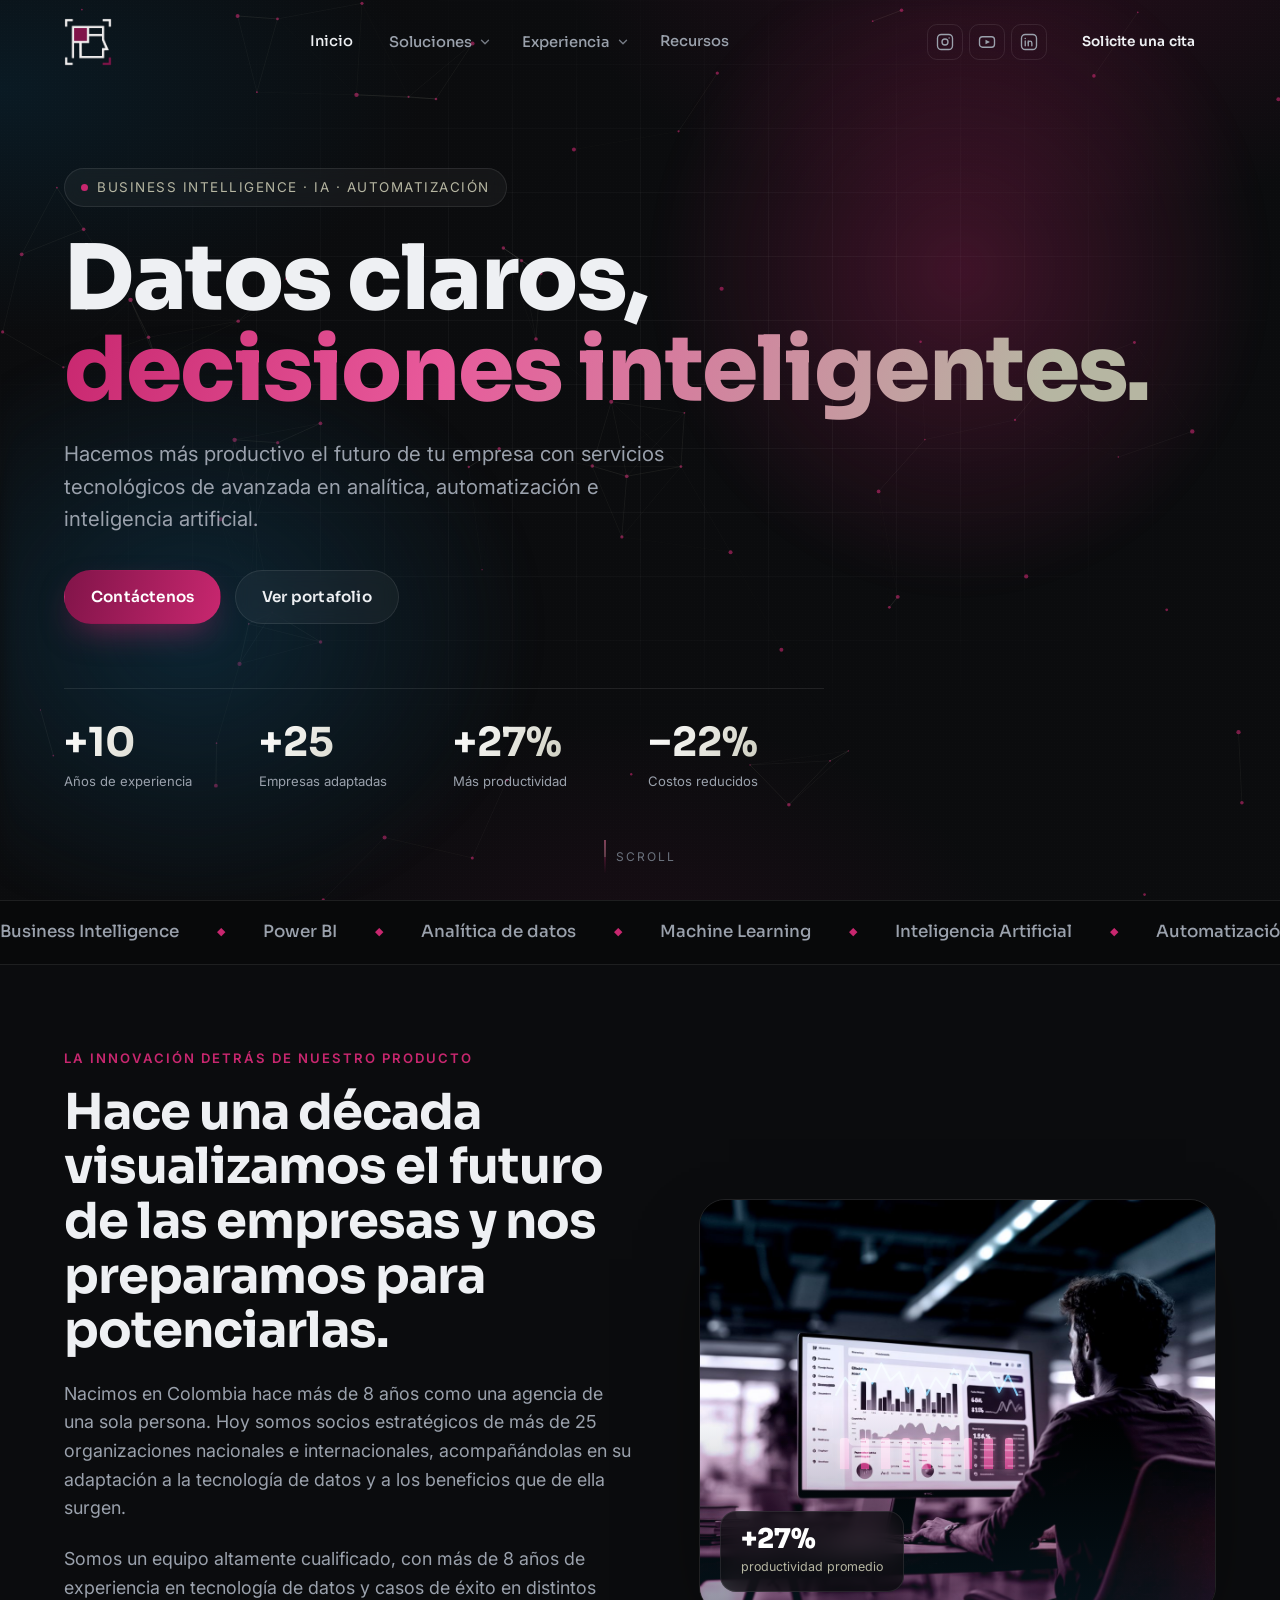
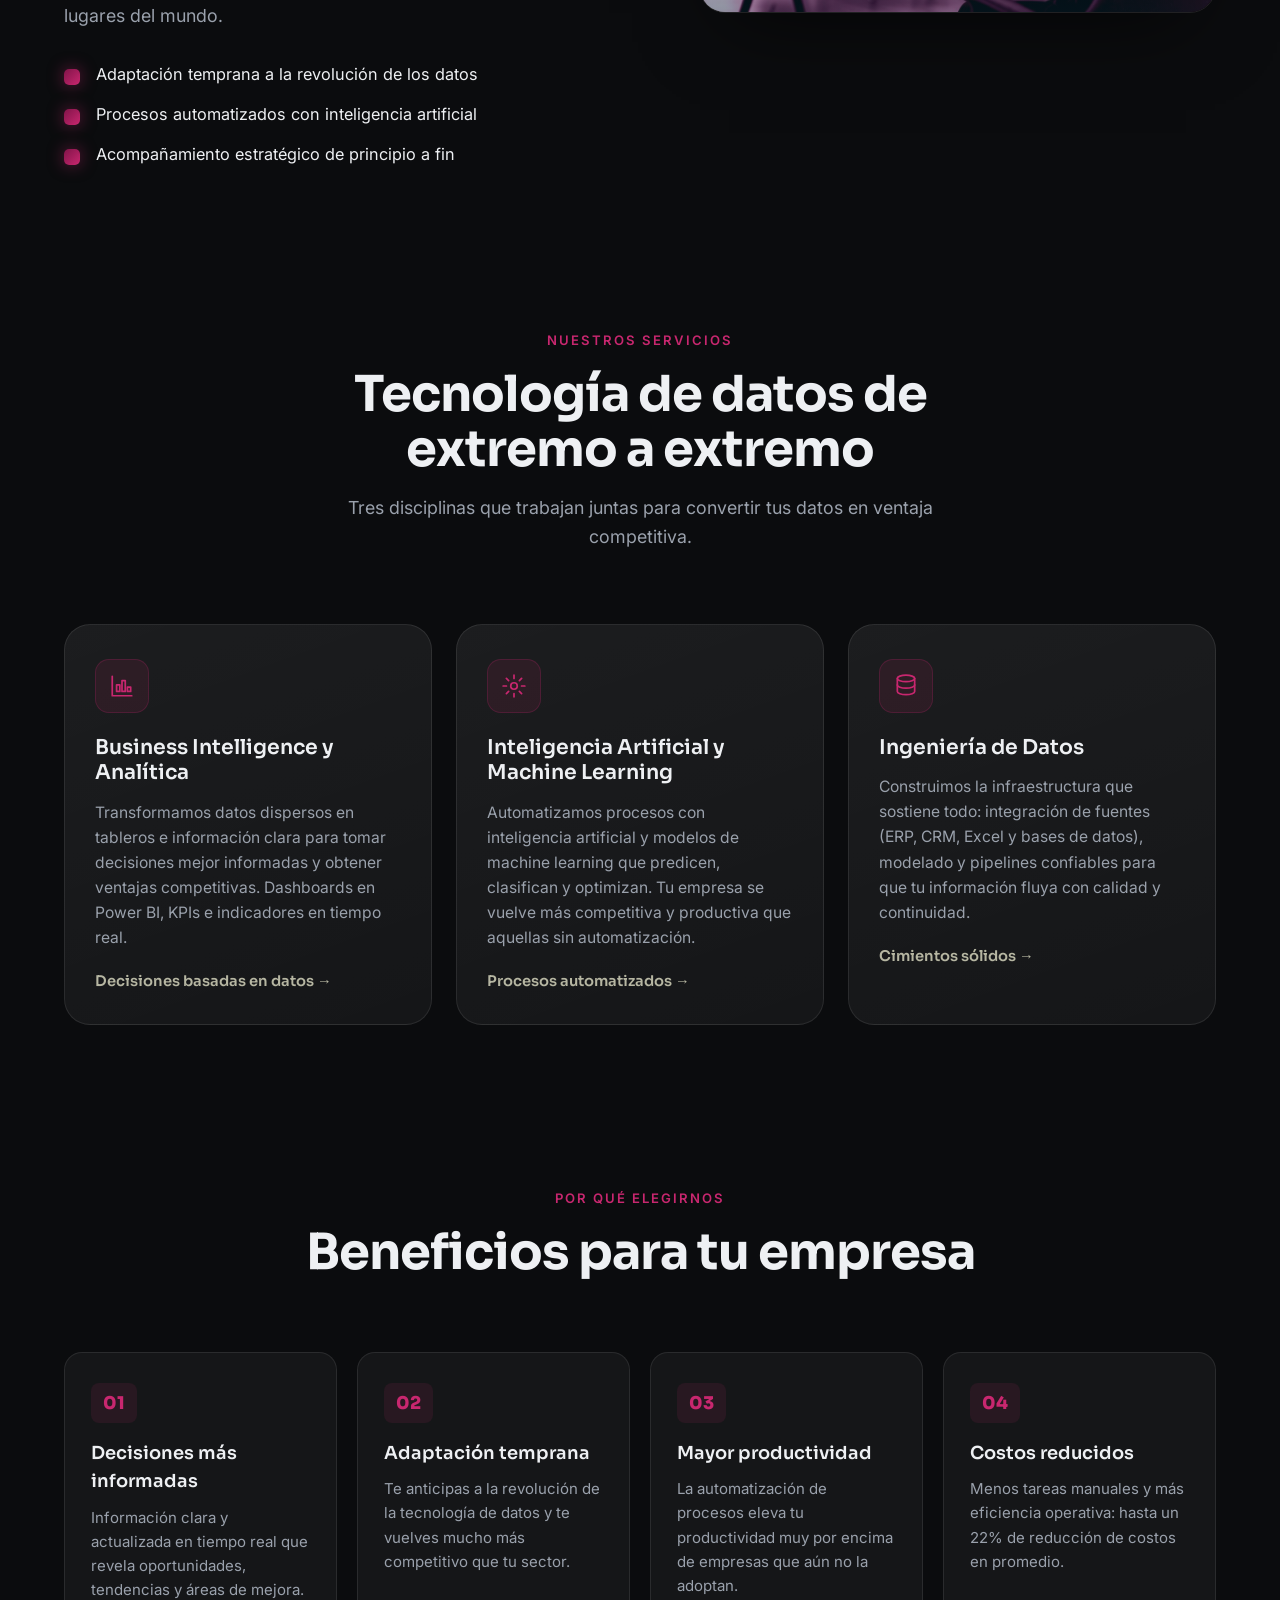
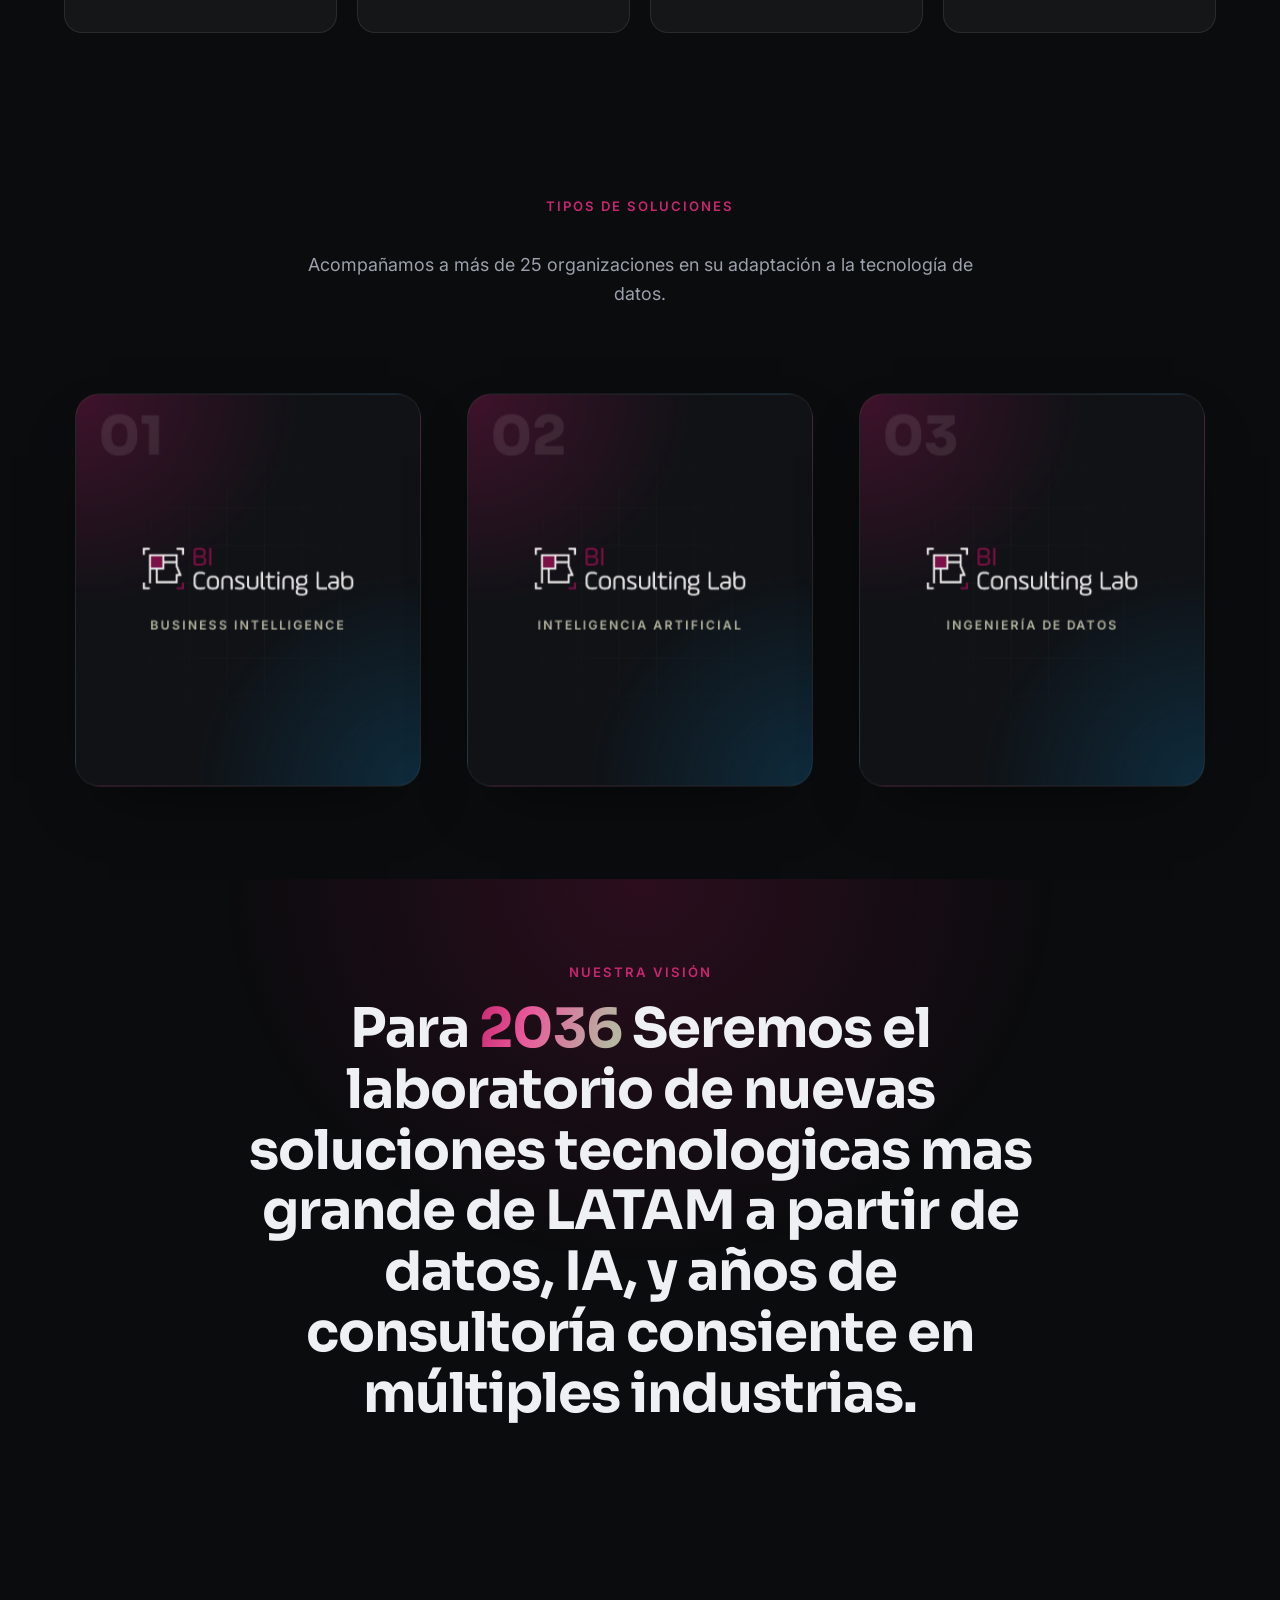
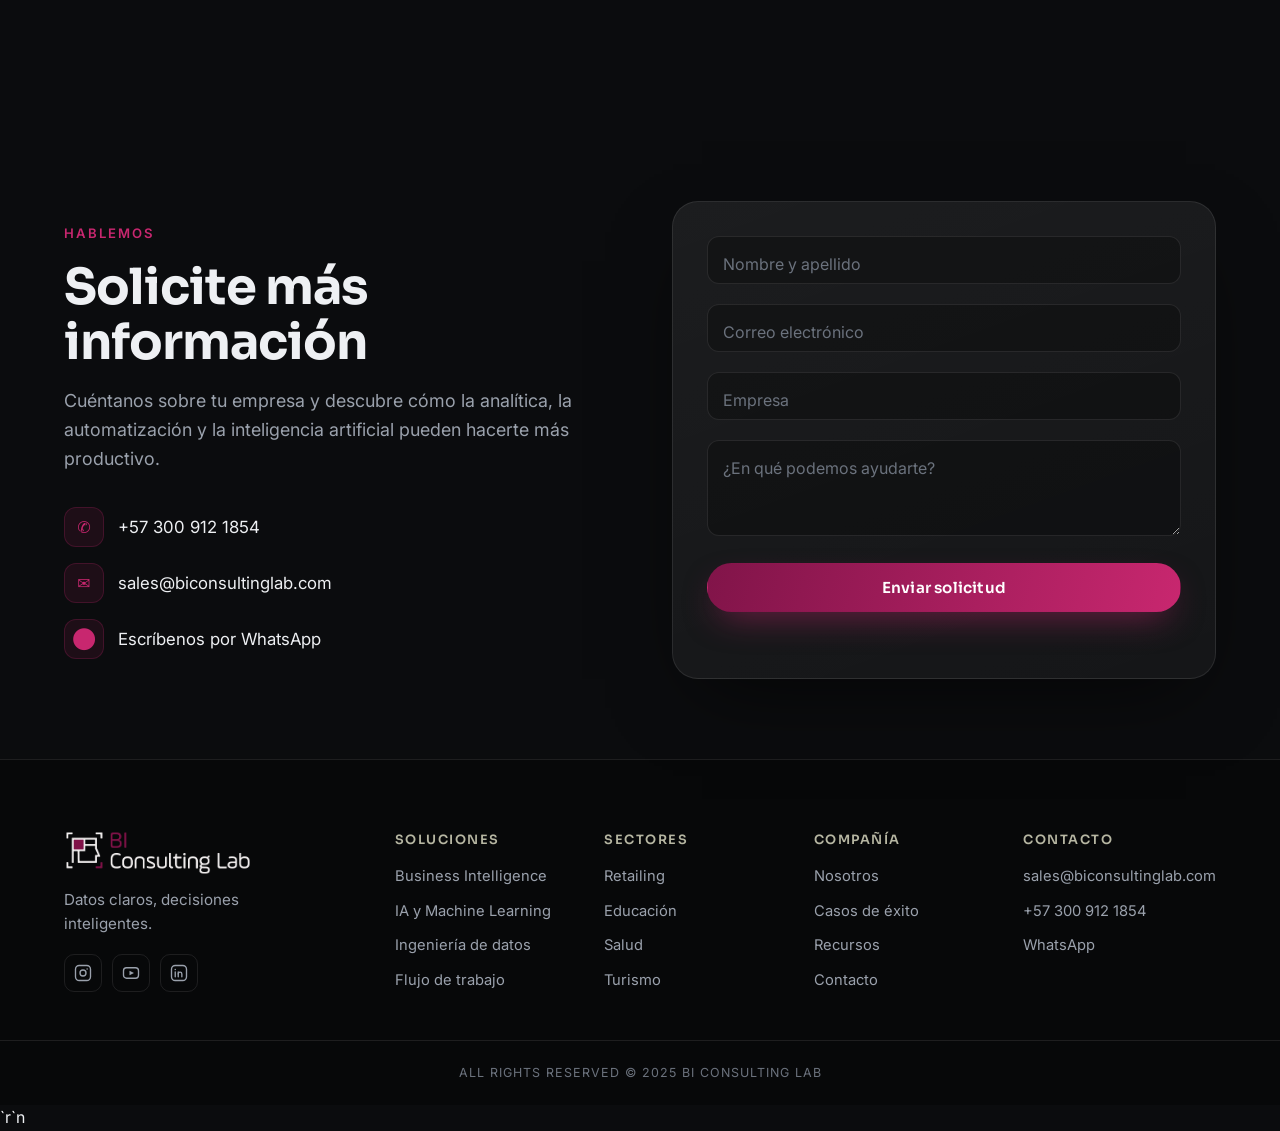
<file: index.html>
<!DOCTYPE html>
<html lang="es">
<head>
<meta charset="UTF-8" />
<meta name="viewport" content="width=device-width, initial-scale=1.0" />
<title>BI Consulting Lab — Datos claros, decisiones inteligentes</title>
<meta name="description" content="Consultora de Business Intelligence, Power BI, analítica, automatización e inteligencia artificial. Hacemos más productivo el futuro de tu empresa con servicios tecnológicos de avanzada." />
<meta name="theme-color" content="#0b0c0e" />
<link rel="icon" href="favicon.svg?v=20260603" type="image/svg+xml" />
<link rel="canonical" href="https://biconsultinglab.com/" />

<!-- Open Graph -->
<meta property="og:type" content="website" />
<meta property="og:locale" content="es_ES" />
<meta property="og:title" content="BI Consulting Lab — Datos claros, decisiones inteligentes" />
<meta property="og:description" content="Business Intelligence, analítica, automatización e inteligencia artificial para empresas que deciden con datos." />
<meta property="og:url" content="https://biconsultinglab.com/" />
<meta property="og:image" content="assets/img/og-image.jpg?v=20260603" />
<meta name="twitter:card" content="summary_large_image" />

<!-- Fonts -->
<link rel="preconnect" href="https://fonts.googleapis.com" />
<link rel="preconnect" href="https://fonts.gstatic.com" crossorigin />
<link href="https://fonts.googleapis.com/css2?family=Sora:wght@400;500;600;700;800&family=Inter:wght@400;500;600&display=swap" rel="stylesheet" />

<link rel="stylesheet" href="styles.css?v=20260603" />

<!-- Structured data -->
<script type="application/ld+json">
{
  "@context": "https://schema.org",
  "@type": "ProfessionalService",
  "name": "BI Consulting Lab",
  "description": "Consultora de Business Intelligence, analítica de datos, automatización e inteligencia artificial.",
  "url": "https://biconsultinglab.com/",
  "telephone": "+57 300 912 1854",
  "email": "sales@biconsultinglab.com",
  "areaServed": "Global",
  "slogan": "Datos claros, decisiones inteligentes."
}
</script>
</head>
<body>

<!-- ============ SHARED HEADER (injected by partials.js) ============ -->
<div id="site-header"></div>

<main>

<!-- ============ HERO ============ -->
<section class="hero" id="hero">
  <div class="hero__mesh" aria-hidden="true"></div>
  <div class="hero__grid" aria-hidden="true"></div>

  <div class="hero__inner">
    <p class="hero__eyebrow reveal"><span class="dot"></span> Business Intelligence · IA · Automatización</p>
    <h1 class="hero__title reveal">
      Datos claros,<br><span class="grad">decisiones inteligentes.</span>
    </h1>
    <p class="hero__lead reveal">
      Hacemos más productivo el futuro de tu empresa con servicios tecnológicos
      de avanzada en analítica, automatización e inteligencia artificial.
    </p>
    <div class="hero__cta reveal">
      <a href="#contacto" class="btn btn--primary" data-magnetic>Contáctenos</a>
      <a href="#soluciones" class="btn btn--ghost" data-magnetic>Ver portafolio</a>
    </div>

    <div class="hero__stats reveal">
      <div class="stat"><span class="stat__num" data-count="10" data-prefix="+">+0</span><span class="stat__lbl">Años de experiencia</span></div>
      <div class="stat"><span class="stat__num" data-count="25" data-prefix="+">+0</span><span class="stat__lbl">Empresas adaptadas</span></div>
      <div class="stat"><span class="stat__num" data-count="27" data-prefix="+" data-suffix="%">+0%</span><span class="stat__lbl">Más productividad</span></div>
      <div class="stat"><span class="stat__num" data-count="22" data-prefix="−" data-suffix="%">−0%</span><span class="stat__lbl">Costos reducidos</span></div>
    </div>
  </div>

  <div class="hero__scroll" aria-hidden="true"><span></span> scroll</div>
</section>

<!-- ============ MARQUEE ============ -->
<div class="marquee" aria-hidden="true">
  <div class="marquee__track">
    <span>Business Intelligence</span><span class="sep">◆</span>
    <span>Power BI</span><span class="sep">◆</span>
    <span>Analítica de datos</span><span class="sep">◆</span>
    <span>Machine Learning</span><span class="sep">◆</span>
    <span>Inteligencia Artificial</span><span class="sep">◆</span>
    <span>Automatización</span><span class="sep">◆</span>
    <span>Ingeniería de Datos</span><span class="sep">◆</span>
    <span>Business Intelligence</span><span class="sep">◆</span>
    <span>Power BI</span><span class="sep">◆</span>
    <span>Analítica de datos</span><span class="sep">◆</span>
    <span>Machine Learning</span><span class="sep">◆</span>
    <span>Inteligencia Artificial</span><span class="sep">◆</span>
    <span>Automatización</span><span class="sep">◆</span>
    <span>Ingeniería de Datos</span><span class="sep">◆</span>
  </div>
</div>

<!-- ============ INNOVACIÓN / NOSOTROS ============ -->
<section class="section innov" id="innovacion">
  <div class="wrap innov__grid">
    <div class="innov__copy">
      <p class="kicker reveal">La innovación detrás de nuestro producto</p>
      <h2 class="h2 reveal">Hace una década visualizamos el futuro de las empresas y nos preparamos para potenciarlas.</h2>
      <p class="lead reveal">
        Nacimos en Colombia hace más de 8 años como una agencia de una sola persona.
        Hoy somos socios estratégicos de más de 25 organizaciones nacionales e internacionales,
        acompañándolas en su adaptación a la tecnología de datos y a los beneficios que de ella surgen.
      </p>
      <p class="lead reveal">
        Somos un equipo altamente cualificado, con más de 8 años de experiencia en tecnología
        de datos y casos de éxito en distintos lugares del mundo.
      </p>
      <ul class="innov__bullets reveal">
        <li>Adaptación temprana a la revolución de los datos</li>
        <li>Procesos automatizados con inteligencia artificial</li>
        <li>Acompañamiento estratégico de principio a fin</li>
      </ul>
    </div>
    <div class="innov__media reveal" data-tilt>
      <img src="assets/img/analytics.jpg?v=20260603" alt="Profesional analizando dashboards de datos en BI Consulting Lab" loading="lazy" />
      <div class="live-screen" aria-hidden="true">
        <svg class="live-line" viewBox="0 0 200 40" preserveAspectRatio="none">
          <polyline points="0,30 10,18 20,26 30,12 40,22 50,8 60,20 70,14 80,28 90,16 100,30 110,18 120,26 130,12 140,22 150,8 160,20 170,14 180,28 190,16 200,30" />
        </svg>
        <div class="live-bars">
          <span></span><span></span><span></span><span></span><span></span>
          <span></span><span></span><span></span><span></span>
        </div>
      </div>
      <div class="innov__badge">
        <span class="innov__badge-num">+27%</span>
        <span class="innov__badge-lbl">productividad promedio</span>
      </div>
    </div>
  </div>
</section>

<!-- ============ SERVICIOS ============ -->
<section class="section servicios" id="servicios">
  <div class="wrap">
    <div class="section__head">
      <p class="kicker reveal">Nuestros servicios</p>
      <h2 class="h2 reveal">Tecnología de datos de extremo a extremo</h2>
      <p class="lead reveal">Tres disciplinas que trabajan juntas para convertir tus datos en ventaja competitiva.</p>
    </div>

    <div class="cards">
      <article class="card reveal" data-tilt>
        <div class="card__glow"></div>
        <div class="card__icon">
          <svg viewBox="0 0 24 24" fill="none" stroke="currentColor" stroke-width="1.6" stroke-linecap="round" stroke-linejoin="round">
            <path d="M3 3v18h18"/><rect x="7" y="11" width="3" height="6"/><rect x="12" y="7" width="3" height="10"/><rect x="17" y="13" width="3" height="4"/>
          </svg>
        </div>
        <h3 class="card__title">Business Intelligence y Analítica</h3>
        <p class="card__text">
          Transformamos datos dispersos en tableros e información clara para tomar
          decisiones mejor informadas y obtener ventajas competitivas. Dashboards
          en Power BI, KPIs e indicadores en tiempo real.
        </p>
        <span class="card__link">Decisiones basadas en datos →</span>
      </article>

      <article class="card reveal" data-tilt>
        <div class="card__glow"></div>
        <div class="card__icon">
          <svg viewBox="0 0 24 24" fill="none" stroke="currentColor" stroke-width="1.6" stroke-linecap="round" stroke-linejoin="round">
            <circle cx="12" cy="12" r="3"/><path d="M12 2v3M12 19v3M2 12h3M19 12h3M5 5l2 2M17 17l2 2M19 5l-2 2M7 17l-2 2"/>
          </svg>
        </div>
        <h3 class="card__title">Inteligencia Artificial y Machine Learning</h3>
        <p class="card__text">
          Automatizamos procesos con inteligencia artificial y modelos de machine
          learning que predicen, clasifican y optimizan. Tu empresa se vuelve más
          competitiva y productiva que aquellas sin automatización.
        </p>
        <span class="card__link">Procesos automatizados →</span>
      </article>

      <article class="card reveal" data-tilt>
        <div class="card__glow"></div>
        <div class="card__icon">
          <svg viewBox="0 0 24 24" fill="none" stroke="currentColor" stroke-width="1.6" stroke-linecap="round" stroke-linejoin="round">
            <ellipse cx="12" cy="5" rx="8" ry="3"/><path d="M4 5v6c0 1.7 3.6 3 8 3s8-1.3 8-3V5"/><path d="M4 11v6c0 1.7 3.6 3 8 3s8-1.3 8-3v-6"/>
          </svg>
        </div>
        <h3 class="card__title">Ingeniería de Datos</h3>
        <p class="card__text">
          Construimos la infraestructura que sostiene todo: integración de fuentes
          (ERP, CRM, Excel y bases de datos), modelado y pipelines confiables para
          que tu información fluya con calidad y continuidad.
        </p>
        <span class="card__link">Cimientos sólidos →</span>
      </article>
    </div>
  </div>
</section>

<!-- ============ BENEFICIOS ============ -->
<section class="section beneficios" id="beneficios">
  <div class="wrap">
    <div class="section__head">
      <p class="kicker reveal">Por qué elegirnos</p>
      <h2 class="h2 reveal">Beneficios para tu empresa</h2>
    </div>
    <div class="benefits">
      <div class="benefit reveal">
        <span class="benefit__n">01</span>
        <h3>Decisiones más informadas</h3>
        <p>Información clara y actualizada en tiempo real que revela oportunidades, tendencias y áreas de mejora.</p>
      </div>
      <div class="benefit reveal">
        <span class="benefit__n">02</span>
        <h3>Adaptación temprana</h3>
        <p>Te anticipas a la revolución de la tecnología de datos y te vuelves mucho más competitivo que tu sector.</p>
      </div>
      <div class="benefit reveal">
        <span class="benefit__n">03</span>
        <h3>Mayor productividad</h3>
        <p>La automatización de procesos eleva tu productividad muy por encima de empresas que aún no la adoptan.</p>
      </div>
      <div class="benefit reveal">
        <span class="benefit__n">04</span>
        <h3>Costos reducidos</h3>
        <p>Menos tareas manuales y más eficiencia operativa: hasta un 22% de reducción de costos en promedio.</p>
      </div>
    </div>
  </div>
</section>

<!-- ============ SOLUCIONES / CASOS DE USO ============ -->
<section class="section soluciones" id="soluciones">
  <div class="wrap">
    <div class="section__head">
      <p class="kicker reveal">Tipos de soluciones</p>
      <p class="lead reveal">Acompañamos a más de 25 organizaciones en su adaptación a la tecnología de datos.</p>
    </div>

    <div class="usecases">
      <article class="uc" data-card3d style="--dir:1">
        <div class="uc__front">
          <div class="uc__media">
            <img class="uc__img" src="assets/img/dashboard.jpg?v=20260603" alt="Dashboard de analítica de negocio en Power BI" loading="lazy" />
          </div>
          <div class="uc__body">
            <h3>Tableros ejecutivos en Power BI</h3>
            <p>Consolidamos tus fuentes de datos en dashboards vivos para controlar el rendimiento del negocio con confiabilidad.</p>
          </div>
        </div>
        <div class="uc__back" aria-hidden="true">
          <span class="uc__back-num">01</span>
          <img class="uc__back-logo" src="assets/img/logo-white.png?v=20260603" alt="" />
          <span class="uc__back-tag">Business Intelligence</span>
        </div>
      </article>

      <article class="uc" data-card3d style="--dir:-1">
        <div class="uc__front">
          <div class="uc__media">
            <img class="uc__img" src="assets/img/ai.jpg?v=20260603" alt="Automatización con inteligencia artificial" loading="lazy" />
          </div>
          <div class="uc__body">
            <h3>Automatización con IA</h3>
            <p>Modelos de machine learning e inteligencia artificial que reducen tareas manuales y aceleran la operación.</p>
          </div>
        </div>
        <div class="uc__back" aria-hidden="true">
          <span class="uc__back-num">02</span>
          <img class="uc__back-logo" src="assets/img/logo-white.png?v=20260603" alt="" />
          <span class="uc__back-tag">Inteligencia Artificial</span>
        </div>
      </article>

      <article class="uc" data-card3d style="--dir:1">
        <div class="uc__front">
          <div class="uc__media">
            <img class="uc__img" src="assets/img/teamwork.jpg?v=20260603" alt="Equipo trabajando con reportes de datos" loading="lazy" />
          </div>
          <div class="uc__body">
            <h3>Cultura de datos</h3>
            <p>Habilitamos el self-service analytics para que toda la organización decida con datos precisos y actualizados.</p>
          </div>
        </div>
        <div class="uc__back" aria-hidden="true">
          <span class="uc__back-num">03</span>
          <img class="uc__back-logo" src="assets/img/logo-white.png?v=20260603" alt="" />
          <span class="uc__back-tag">Ingeniería de Datos</span>
        </div>
      </article>
    </div>
  </div>
</section>

<!-- ============ VISIÓN / CREDIBILIDAD ============ -->
<section class="section vision" id="vision">
  <div class="vision__mesh" aria-hidden="true"></div>
  <div class="wrap vision__inner">
    <p class="kicker reveal">Nuestra visión</p>
    <h2 class="vision__title reveal">
      Para <span class="grad">2036</span> Seremos el laboratorio de nuevas soluciones tecnologicas mas grande
      de LATAM a partir de datos, IA, y años de consultoría consiente en múltiples industrias.
    </h2>
    <div class="vision__metrics">
      <div class="vm reveal"><span class="vm__num" data-count="100000" data-format="k">0</span><span>empresas a fortalecer</span></div>
      <div class="vm reveal"><span class="vm__num" data-count="11">0</span><span>segmentos de industria</span></div>
      <div class="vm reveal"><span class="vm__num" data-count="2036">0</span><span>el horizonte</span></div>
    </div>
  </div>
</section>

<!-- ============ CTA / CONTACTO ============ -->
<section class="section contacto" id="contacto">
  <div class="wrap contacto__grid">
    <div class="contacto__copy">
      <p class="kicker reveal">Hablemos</p>
      <h2 class="h2 reveal">Solicite más información</h2>
      <p class="lead reveal">
        Cuéntanos sobre tu empresa y descubre cómo la analítica, la automatización
        y la inteligencia artificial pueden hacerte más productivo.
      </p>
      <ul class="contacto__direct reveal">
        <li>
          <span class="contacto__ico" aria-hidden="true">✆</span>
          <a href="tel:+573009121854">+57 300 912 1854</a>
        </li>
        <li>
          <span class="contacto__ico" aria-hidden="true">✉</span>
          <a href="mailto:sales@biconsultinglab.com">sales@biconsultinglab.com</a>
        </li>
        <li>
          <span class="contacto__ico" aria-hidden="true">⬤</span>
          <a href="https://wa.me/573009121854" target="_blank" rel="noopener">Escríbenos por WhatsApp</a>
        </li>
      </ul>
    </div>

    <form class="form reveal" id="contactForm" novalidate>
      <div class="field">
        <input type="text" id="nombre" name="nombre" required placeholder=" " />
        <label for="nombre">Nombre y apellido</label>
      </div>
      <div class="field">
        <input type="email" id="email" name="email" required placeholder=" " />
        <label for="email">Correo electrónico</label>
      </div>
      <div class="field">
        <input type="text" id="empresa" name="empresa" placeholder=" " />
        <label for="empresa">Empresa</label>
      </div>
      <div class="field">
        <textarea id="mensaje" name="mensaje" rows="3" required placeholder=" "></textarea>
        <label for="mensaje">¿En qué podemos ayudarte?</label>
      </div>
      <button type="submit" class="btn btn--primary btn--full" data-magnetic>Enviar solicitud</button>
      <p class="form__note" id="formNote" role="status"></p>
    </form>
  </div>
</section>

</main>

<!-- ============ SHARED FOOTER (injected by partials.js) ============ -->
<div id="site-footer"></div>

<script defer src="partials.js?v=20260604"></script>`r`n<script defer src="main.js?v=20260603"></script>
</body>
</html>
</file>
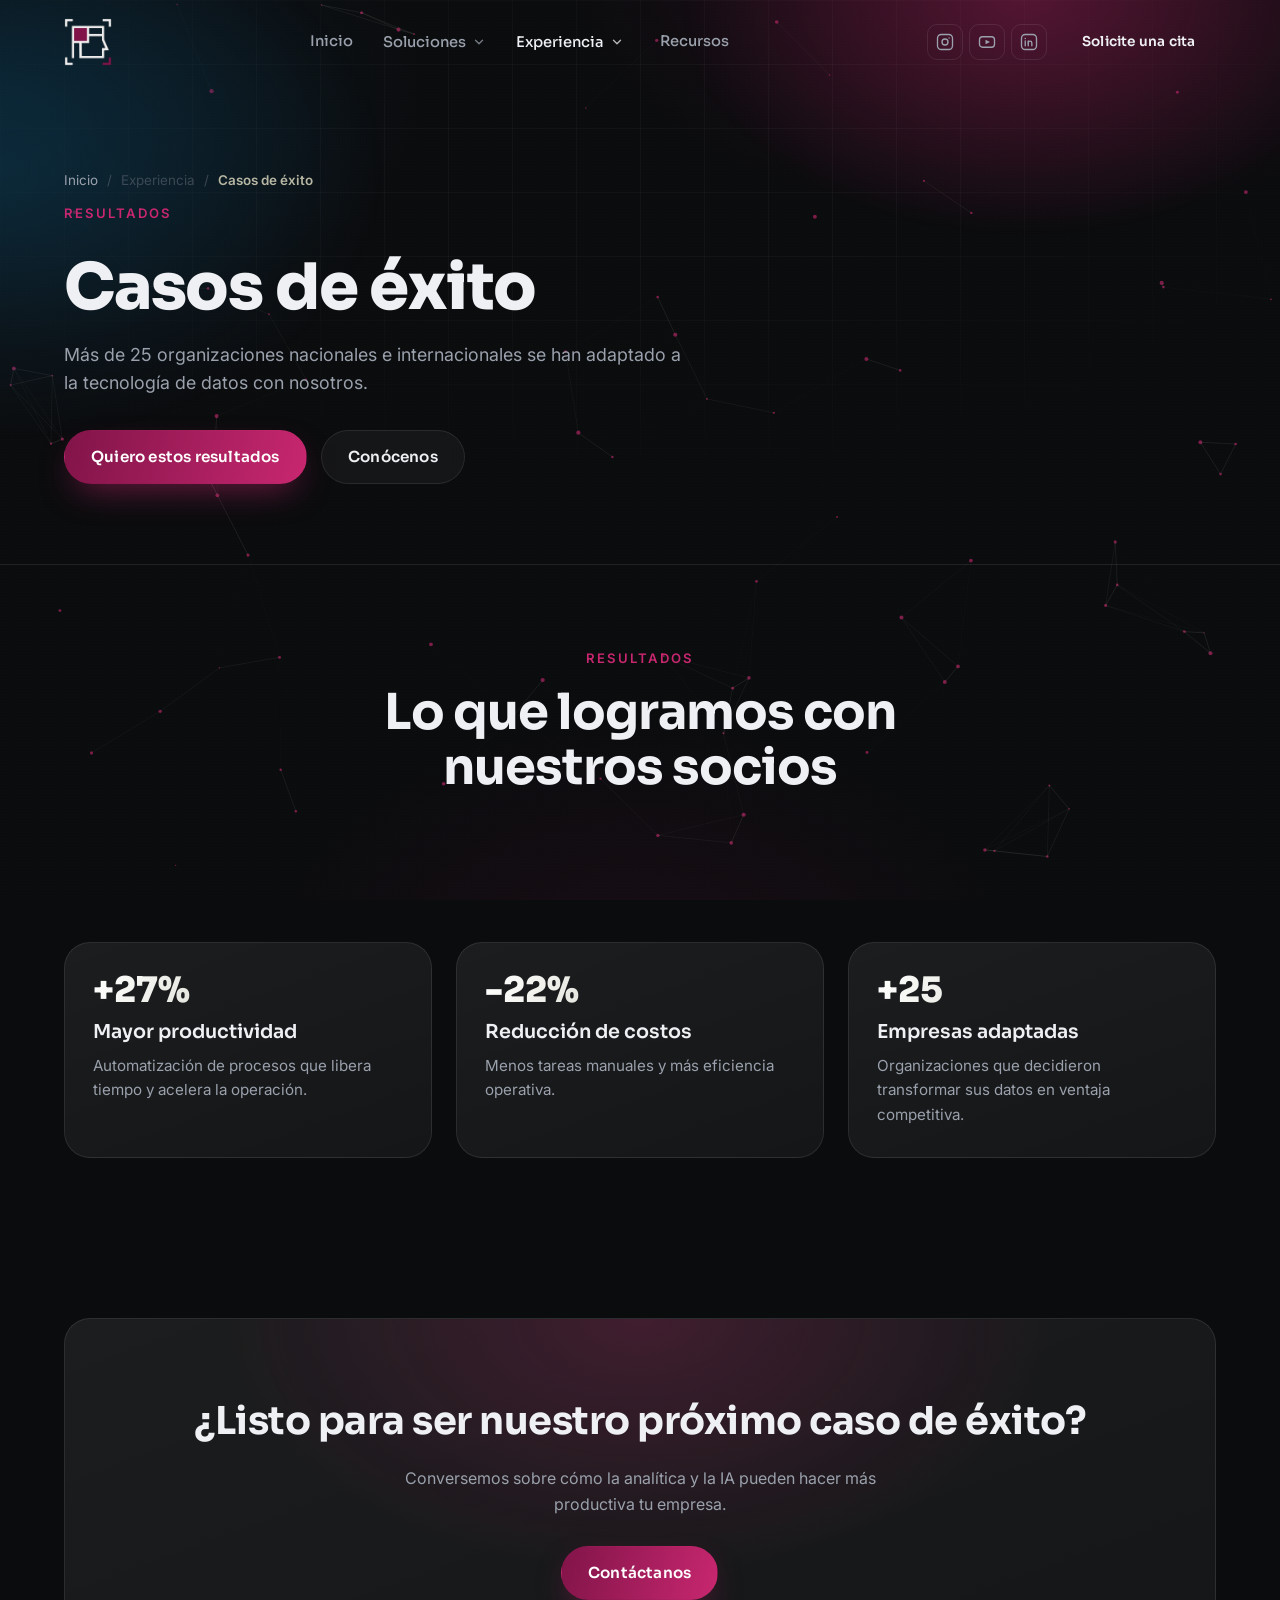
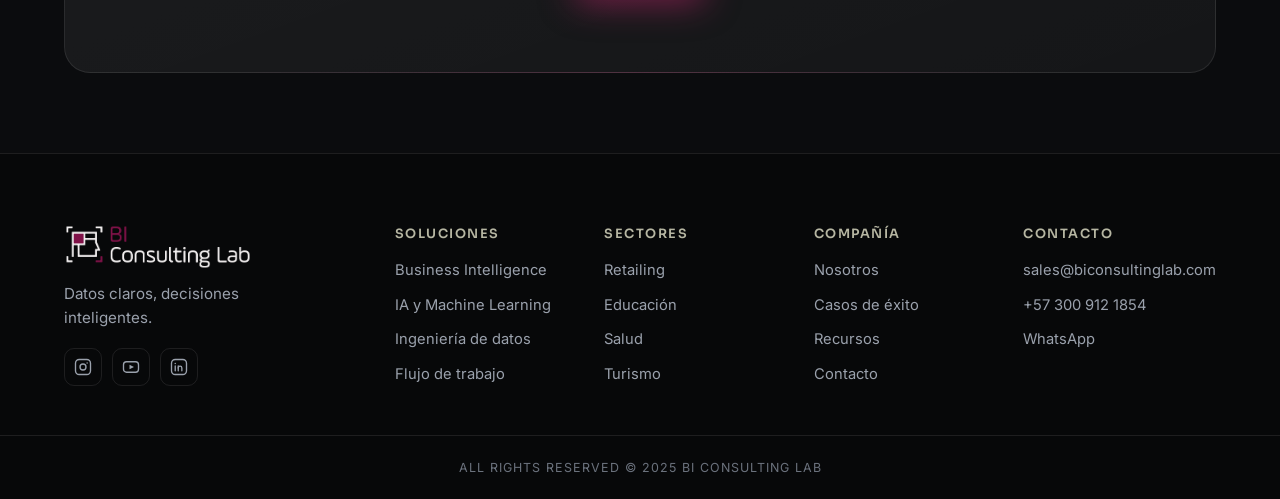
<file: casos-de-exito.html>
<!DOCTYPE html>
<html lang="es">
<head>
<meta charset="UTF-8" />
<meta name="viewport" content="width=device-width, initial-scale=1.0" />
<title>Casos de éxito — BI Consulting Lab</title>
<meta name="description" content="Más de 25 organizaciones nacionales e internacionales se han adaptado a la tecnología de datos con BI Consulting Lab." />
<meta name="theme-color" content="#0b0c0e" />
<link rel="icon" href="favicon.svg?v=20260604" type="image/svg+xml" />
<link rel="preconnect" href="https://fonts.googleapis.com" />
<link rel="preconnect" href="https://fonts.gstatic.com" crossorigin />
<link href="https://fonts.googleapis.com/css2?family=Sora:wght@400;500;600;700;800&family=Inter:wght@400;500;600&display=swap" rel="stylesheet" />
<link rel="stylesheet" href="styles.css?v=20260604" />
</head>
<body>
<div id="site-header"></div>
<main>
  <section class="page-hero">
    <div class="page-hero__mesh" aria-hidden="true"></div>
    <div class="page-hero__grid" aria-hidden="true"></div>
    <div class="wrap">
      <nav class="crumbs reveal" aria-label="Ruta de navegación"><a href="index.html">Inicio</a><span>/</span><span>Experiencia</span><span>/</span><b>Casos de éxito</b></nav>
      <p class="kicker reveal">Resultados</p>
      <h1 class="page-hero__title reveal">Casos de éxito</h1>
      <p class="page-hero__lead lead reveal">Más de 25 organizaciones nacionales e internacionales se han adaptado a la tecnología de datos con nosotros.</p>
      <div class="page-hero__cta reveal">
        <a href="index.html#contacto" class="btn btn--primary" data-magnetic>Quiero estos resultados</a>
        <a href="nosotros.html" class="btn btn--ghost" data-magnetic>Conócenos</a>
      </div>
    </div>
  </section>

  <section class="section">
    <div class="wrap">
      <div class="section__head">
        <p class="kicker reveal">Resultados</p>
        <h2 class="h2 reveal">Lo que logramos con nuestros socios</h2>
        <p class="lead reveal">Resultados representativos de nuestra experiencia acompañando empresas en distintos sectores.</p>
      </div>
      <div class="tiles">
        <div class="tile reveal" data-tilt><span class="tile__metric">+27%</span><h3>Mayor productividad</h3><p>Automatización de procesos que libera tiempo y acelera la operación.</p></div>
        <div class="tile reveal" data-tilt><span class="tile__metric">-22%</span><h3>Reducción de costos</h3><p>Menos tareas manuales y más eficiencia operativa.</p></div>
        <div class="tile reveal" data-tilt><span class="tile__metric">+25</span><h3>Empresas adaptadas</h3><p>Organizaciones que decidieron transformar sus datos en ventaja competitiva.</p></div>
      </div>
    </div>
  </section>

  <section class="section">
    <div class="wrap">
      <div class="cta-band reveal">
        <h2>¿Listo para ser nuestro próximo caso de éxito?</h2>
        <p>Conversemos sobre cómo la analítica y la IA pueden hacer más productiva tu empresa.</p>
        <a href="index.html#contacto" class="btn btn--primary" data-magnetic>Contáctanos</a>
      </div>
    </div>
  </section>
</main>
<div id="site-footer"></div>
<script defer src="partials.js?v=20260604"></script>
<script defer src="main.js?v=20260604"></script>
</body>
</html>
</file>
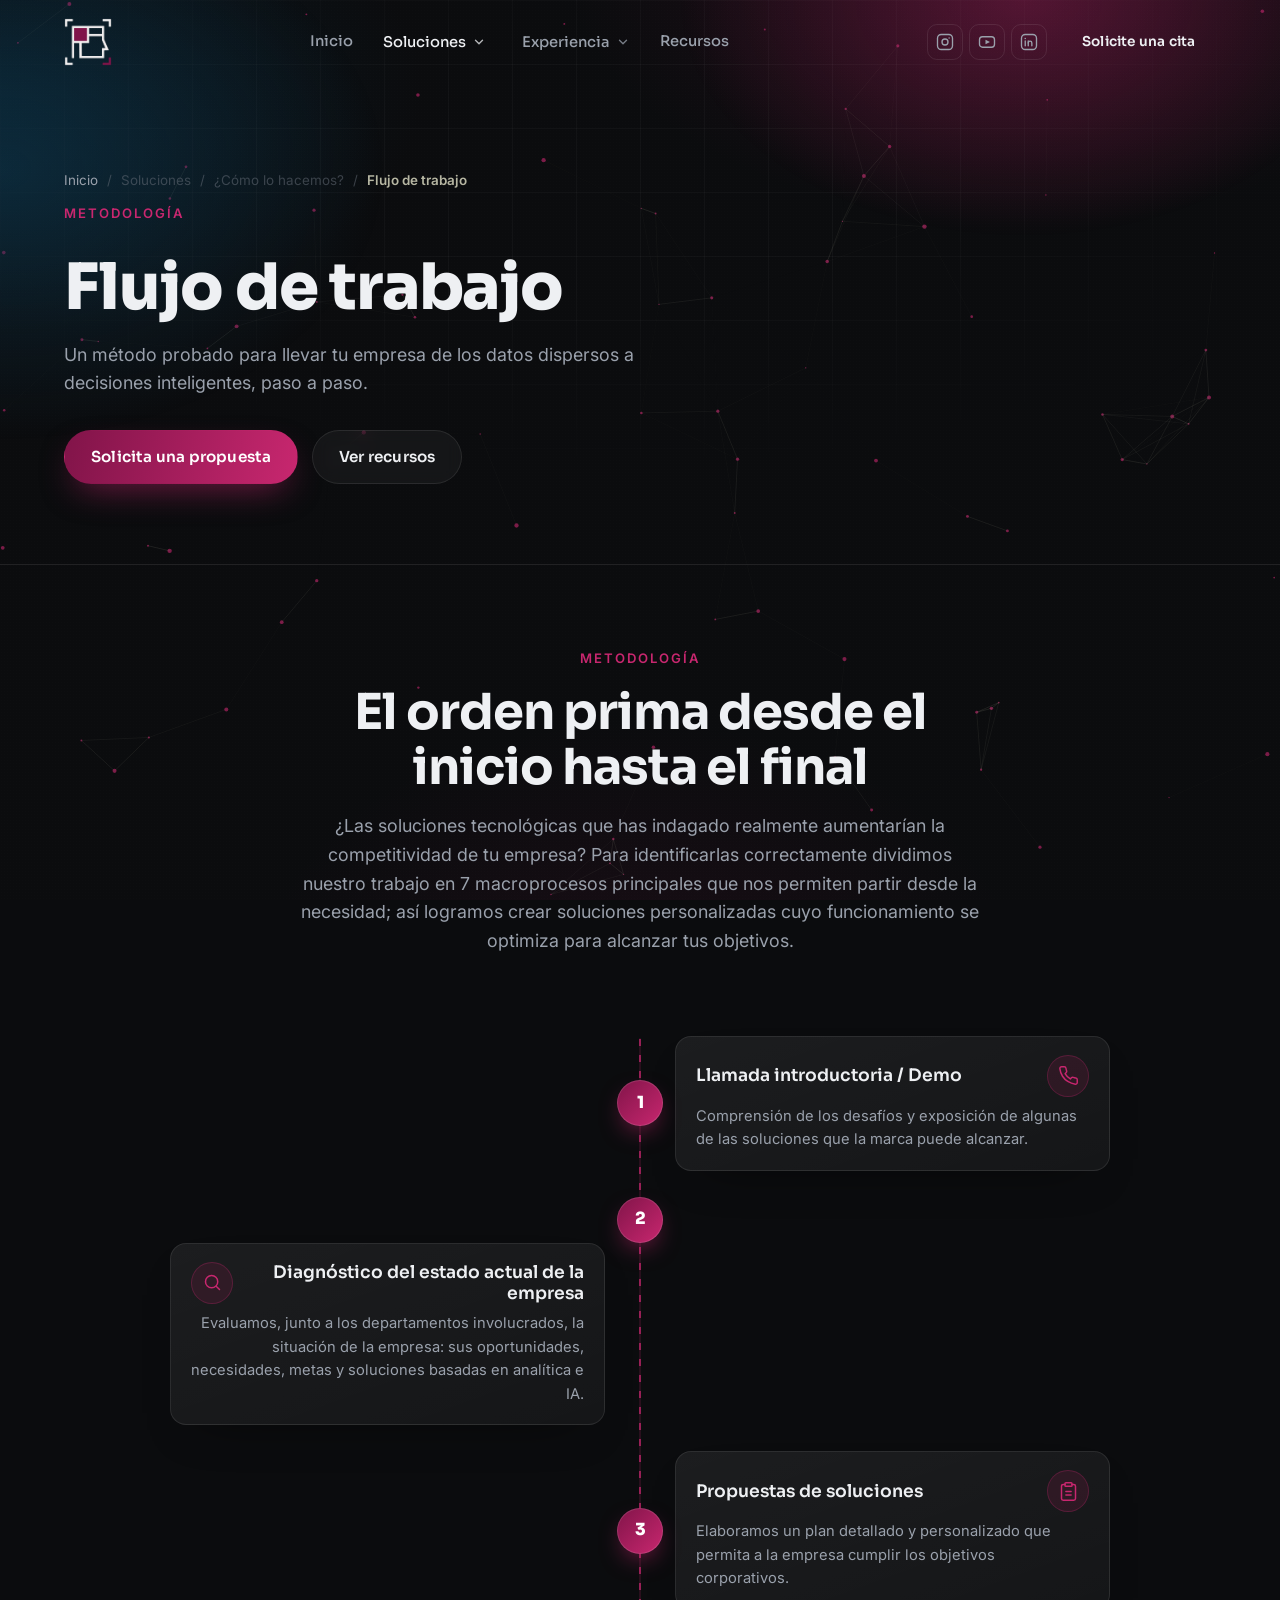
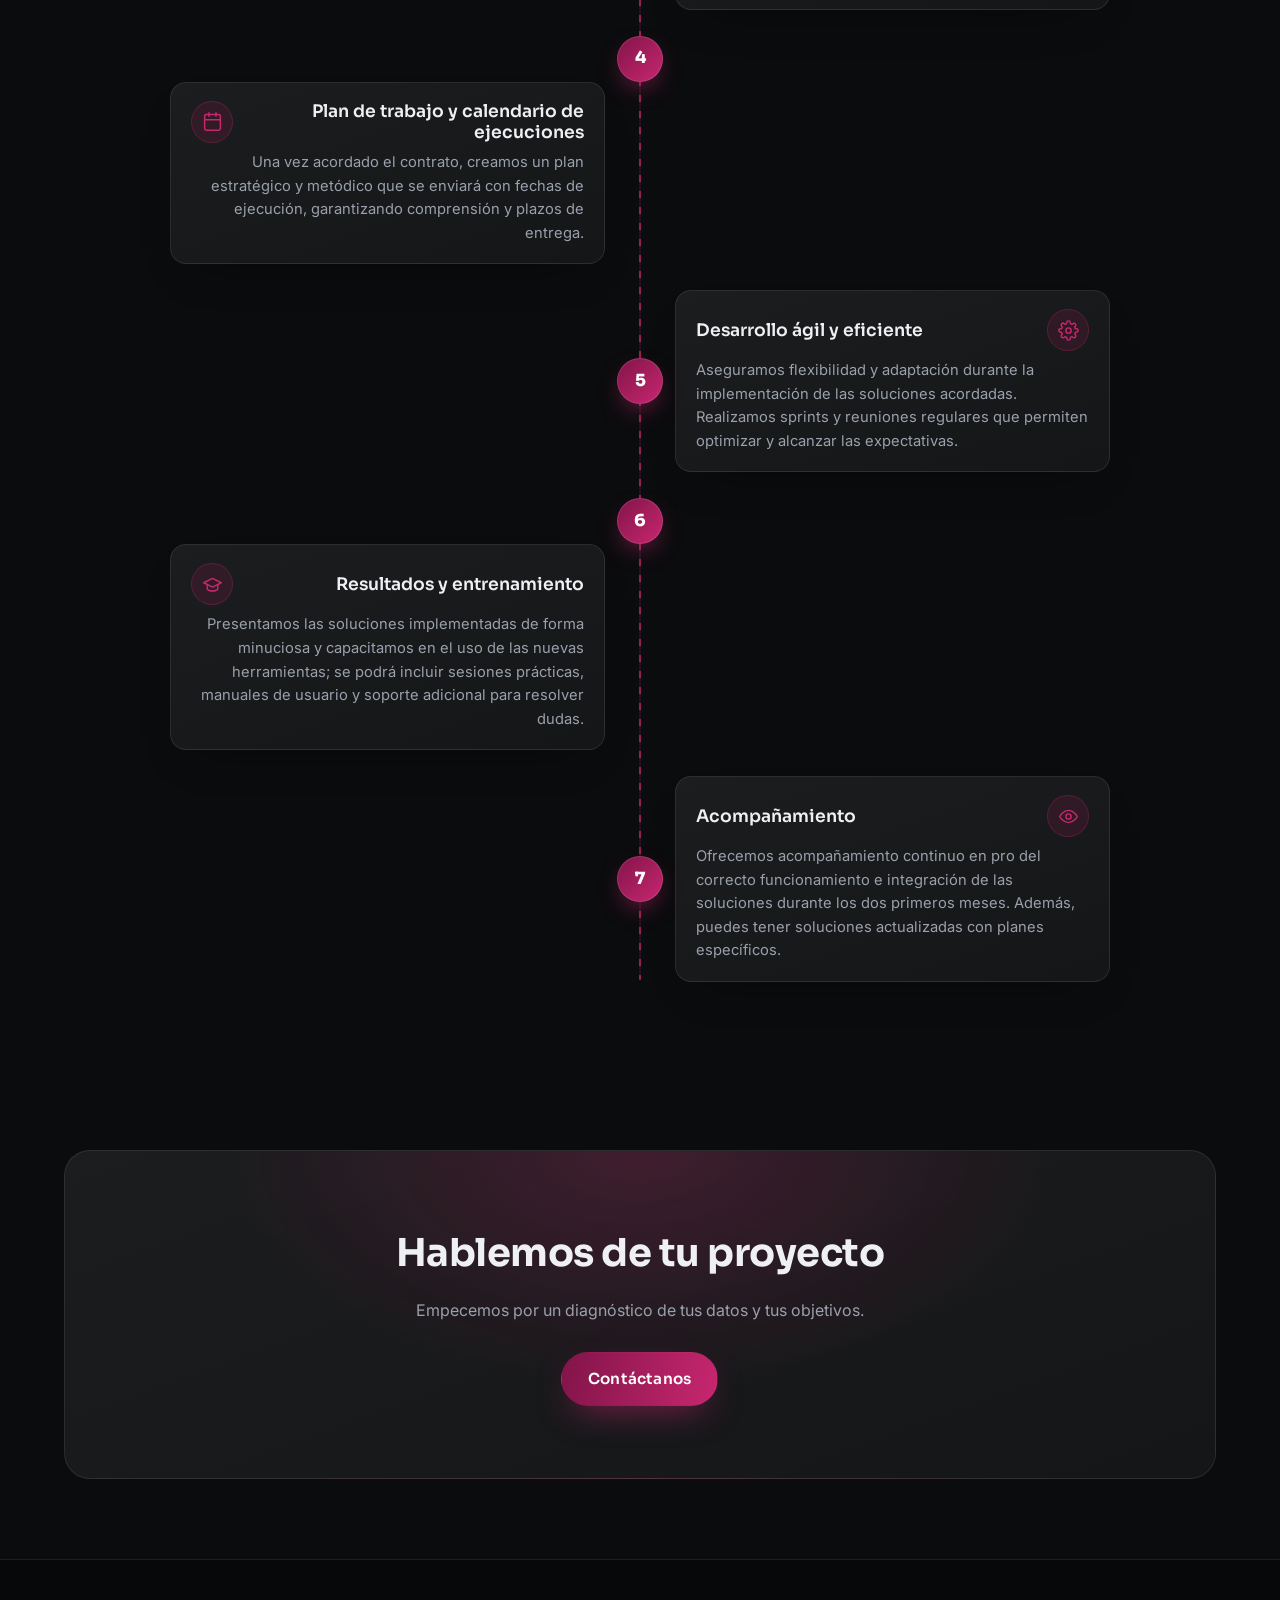
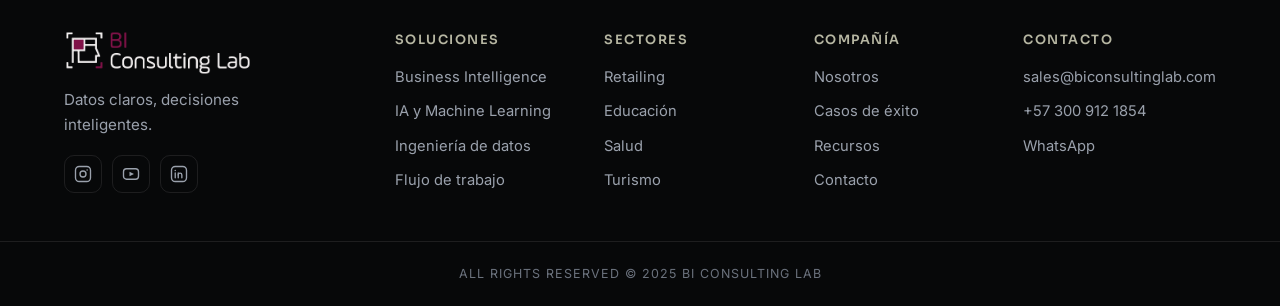
<file: flujo-de-trabajo.html>
<!DOCTYPE html>
<html lang="es">
<head>
<meta charset="UTF-8" />
<meta name="viewport" content="width=device-width, initial-scale=1.0" />
<title>Flujo de trabajo — BI Consulting Lab</title>
<meta name="description" content="Un método probado para llevar tu empresa de los datos dispersos a decisiones inteligentes, paso a paso." />
<meta name="theme-color" content="#0b0c0e" />
<link rel="icon" href="favicon.svg?v=20260604" type="image/svg+xml" />
<link rel="preconnect" href="https://fonts.googleapis.com" />
<link rel="preconnect" href="https://fonts.gstatic.com" crossorigin />
<link href="https://fonts.googleapis.com/css2?family=Sora:wght@400;500;600;700;800&family=Inter:wght@400;500;600&display=swap" rel="stylesheet" />
<link rel="stylesheet" href="styles.css?v=20260604" />
</head>
<body>
<div id="site-header"></div>
<main>
  <section class="page-hero">
    <div class="page-hero__mesh" aria-hidden="true"></div>
    <div class="page-hero__grid" aria-hidden="true"></div>
    <div class="wrap">
      <nav class="crumbs reveal" aria-label="Ruta de navegación"><a href="index.html">Inicio</a><span>/</span><span>Soluciones</span><span>/</span><span>¿Cómo lo hacemos?</span><span>/</span><b>Flujo de trabajo</b></nav>
      <p class="kicker reveal">Metodología</p>
      <h1 class="page-hero__title reveal">Flujo de trabajo</h1>
      <p class="page-hero__lead lead reveal">Un método probado para llevar tu empresa de los datos dispersos a decisiones inteligentes, paso a paso.</p>
      <div class="page-hero__cta reveal">
        <a href="index.html#contacto" class="btn btn--primary" data-magnetic>Solicita una propuesta</a>
        <a href="recursos.html" class="btn btn--ghost" data-magnetic>Ver recursos</a>
      </div>
    </div>
  </section>

  <section class="section">
    <div class="wrap">
      <div class="section__head">
        <p class="kicker reveal">Metodología</p>
        <h2 class="h2 reveal">El orden prima desde el inicio hasta el final</h2>
        <p class="lead reveal">¿Las soluciones tecnológicas que has indagado realmente aumentarían la competitividad de tu empresa? Para identificarlas correctamente dividimos nuestro trabajo en 7 macroprocesos principales que nos permiten partir desde la necesidad; así logramos crear soluciones personalizadas cuyo funcionamiento se optimiza para alcanzar tus objetivos.</p>
      </div>

      <div class="timeline">
        <div class="tl-line" aria-hidden="true"></div>

        <div class="tl-item tl-item--right">
          <div class="tl-marker reveal">1</div>
          <div class="tl-card reveal reveal--right">
            <div class="tl-card__head"><h3>Llamada introductoria / Demo</h3><span class="tl-ico" aria-hidden="true"><svg viewBox="0 0 24 24"><path d="M22 16.92v3a2 2 0 0 1-2.18 2 19.79 19.79 0 0 1-8.63-3.07 19.5 19.5 0 0 1-6-6 19.79 19.79 0 0 1-3.07-8.67A2 2 0 0 1 4.11 2h3a2 2 0 0 1 2 1.72c.13.96.36 1.9.7 2.81a2 2 0 0 1-.45 2.11L8.09 9.91a16 16 0 0 0 6 6l1.27-1.27a2 2 0 0 1 2.11-.45c.91.34 1.85.57 2.81.7A2 2 0 0 1 22 16.92z"/></svg></span></div>
            <p>Comprensión de los desafíos y exposición de algunas de las soluciones que la marca puede alcanzar.</p>
          </div>
        </div>

        <div class="tl-item tl-item--left">
          <div class="tl-marker reveal">2</div>
          <div class="tl-card reveal reveal--left">
            <div class="tl-card__head"><h3>Diagnóstico del estado actual de la empresa</h3><span class="tl-ico" aria-hidden="true"><svg viewBox="0 0 24 24"><circle cx="11" cy="11" r="7"/><path d="m20 20-3.5-3.5"/></svg></span></div>
            <p>Evaluamos, junto a los departamentos involucrados, la situación de la empresa: sus oportunidades, necesidades, metas y soluciones basadas en analítica e IA.</p>
          </div>
        </div>

        <div class="tl-item tl-item--right">
          <div class="tl-marker reveal">3</div>
          <div class="tl-card reveal reveal--right">
            <div class="tl-card__head"><h3>Propuestas de soluciones</h3><span class="tl-ico" aria-hidden="true"><svg viewBox="0 0 24 24"><rect x="8" y="2" width="8" height="4" rx="1"/><path d="M16 4h2a2 2 0 0 1 2 2v14a2 2 0 0 1-2 2H6a2 2 0 0 1-2-2V6a2 2 0 0 1 2-2h2"/><path d="M9 12h6M9 16h6"/></svg></span></div>
            <p>Elaboramos un plan detallado y personalizado que permita a la empresa cumplir los objetivos corporativos.</p>
          </div>
        </div>

        <div class="tl-item tl-item--left">
          <div class="tl-marker reveal">4</div>
          <div class="tl-card reveal reveal--left">
            <div class="tl-card__head"><h3>Plan de trabajo y calendario de ejecuciones</h3><span class="tl-ico" aria-hidden="true"><svg viewBox="0 0 24 24"><rect x="3" y="4" width="18" height="18" rx="2"/><path d="M16 2v4M8 2v4M3 10h18"/></svg></span></div>
            <p>Una vez acordado el contrato, creamos un plan estratégico y metódico que se enviará con fechas de ejecución, garantizando comprensión y plazos de entrega.</p>
          </div>
        </div>

        <div class="tl-item tl-item--right">
          <div class="tl-marker reveal">5</div>
          <div class="tl-card reveal reveal--right">
            <div class="tl-card__head"><h3>Desarrollo ágil y eficiente</h3><span class="tl-ico" aria-hidden="true"><svg viewBox="0 0 24 24"><circle cx="12" cy="12" r="3"/><path d="M19.4 15a1.65 1.65 0 0 0 .33 1.82l.06.06a2 2 0 1 1-2.83 2.83l-.06-.06a1.65 1.65 0 0 0-1.82-.33 1.65 1.65 0 0 0-1 1.51V21a2 2 0 0 1-4 0v-.09A1.65 1.65 0 0 0 9 19.4a1.65 1.65 0 0 0-1.82.33l-.06.06a2 2 0 1 1-2.83-2.83l.06-.06a1.65 1.65 0 0 0 .33-1.82 1.65 1.65 0 0 0-1.51-1H3a2 2 0 0 1 0-4h.09A1.65 1.65 0 0 0 4.6 9a1.65 1.65 0 0 0-.33-1.82l-.06-.06a2 2 0 1 1 2.83-2.83l.06.06a1.65 1.65 0 0 0 1.82.33H9a1.65 1.65 0 0 0 1-1.51V3a2 2 0 0 1 4 0v.09a1.65 1.65 0 0 0 1 1.51 1.65 1.65 0 0 0 1.82-.33l.06-.06a2 2 0 1 1 2.83 2.83l-.06.06a1.65 1.65 0 0 0-.33 1.82V9a1.65 1.65 0 0 0 1.51 1H21a2 2 0 0 1 0 4h-.09a1.65 1.65 0 0 0-1.51 1z"/></svg></span></div>
            <p>Aseguramos flexibilidad y adaptación durante la implementación de las soluciones acordadas. Realizamos sprints y reuniones regulares que permiten optimizar y alcanzar las expectativas.</p>
          </div>
        </div>

        <div class="tl-item tl-item--left">
          <div class="tl-marker reveal">6</div>
          <div class="tl-card reveal reveal--left">
            <div class="tl-card__head"><h3>Resultados y entrenamiento</h3><span class="tl-ico" aria-hidden="true"><svg viewBox="0 0 24 24"><path d="M22 10 12 5 2 10l10 5 10-5z"/><path d="M6 12v5c0 1 2.5 2.5 6 2.5s6-1.5 6-2.5v-5"/></svg></span></div>
            <p>Presentamos las soluciones implementadas de forma minuciosa y capacitamos en el uso de las nuevas herramientas; se podrá incluir sesiones prácticas, manuales de usuario y soporte adicional para resolver dudas.</p>
          </div>
        </div>

        <div class="tl-item tl-item--right">
          <div class="tl-marker reveal">7</div>
          <div class="tl-card reveal reveal--right">
            <div class="tl-card__head"><h3>Acompañamiento</h3><span class="tl-ico" aria-hidden="true"><svg viewBox="0 0 24 24"><path d="M2 12s3.5-7 10-7 10 7 10 7-3.5 7-10 7-10-7-10-7z"/><circle cx="12" cy="12" r="3"/></svg></span></div>
            <p>Ofrecemos acompañamiento continuo en pro del correcto funcionamiento e integración de las soluciones durante los dos primeros meses. Además, puedes tener soluciones actualizadas con planes específicos.</p>
          </div>
        </div>
      </div>
    </div>
  </section>

  <section class="section">
    <div class="wrap">
      <div class="cta-band reveal">
        <h2>Hablemos de tu proyecto</h2>
        <p>Empecemos por un diagnóstico de tus datos y tus objetivos.</p>
        <a href="index.html#contacto" class="btn btn--primary" data-magnetic>Contáctanos</a>
      </div>
    </div>
  </section>
</main>
<div id="site-footer"></div>
<script defer src="partials.js?v=20260604"></script>
<script defer src="main.js?v=20260604"></script>
</body>
</html>
</file>
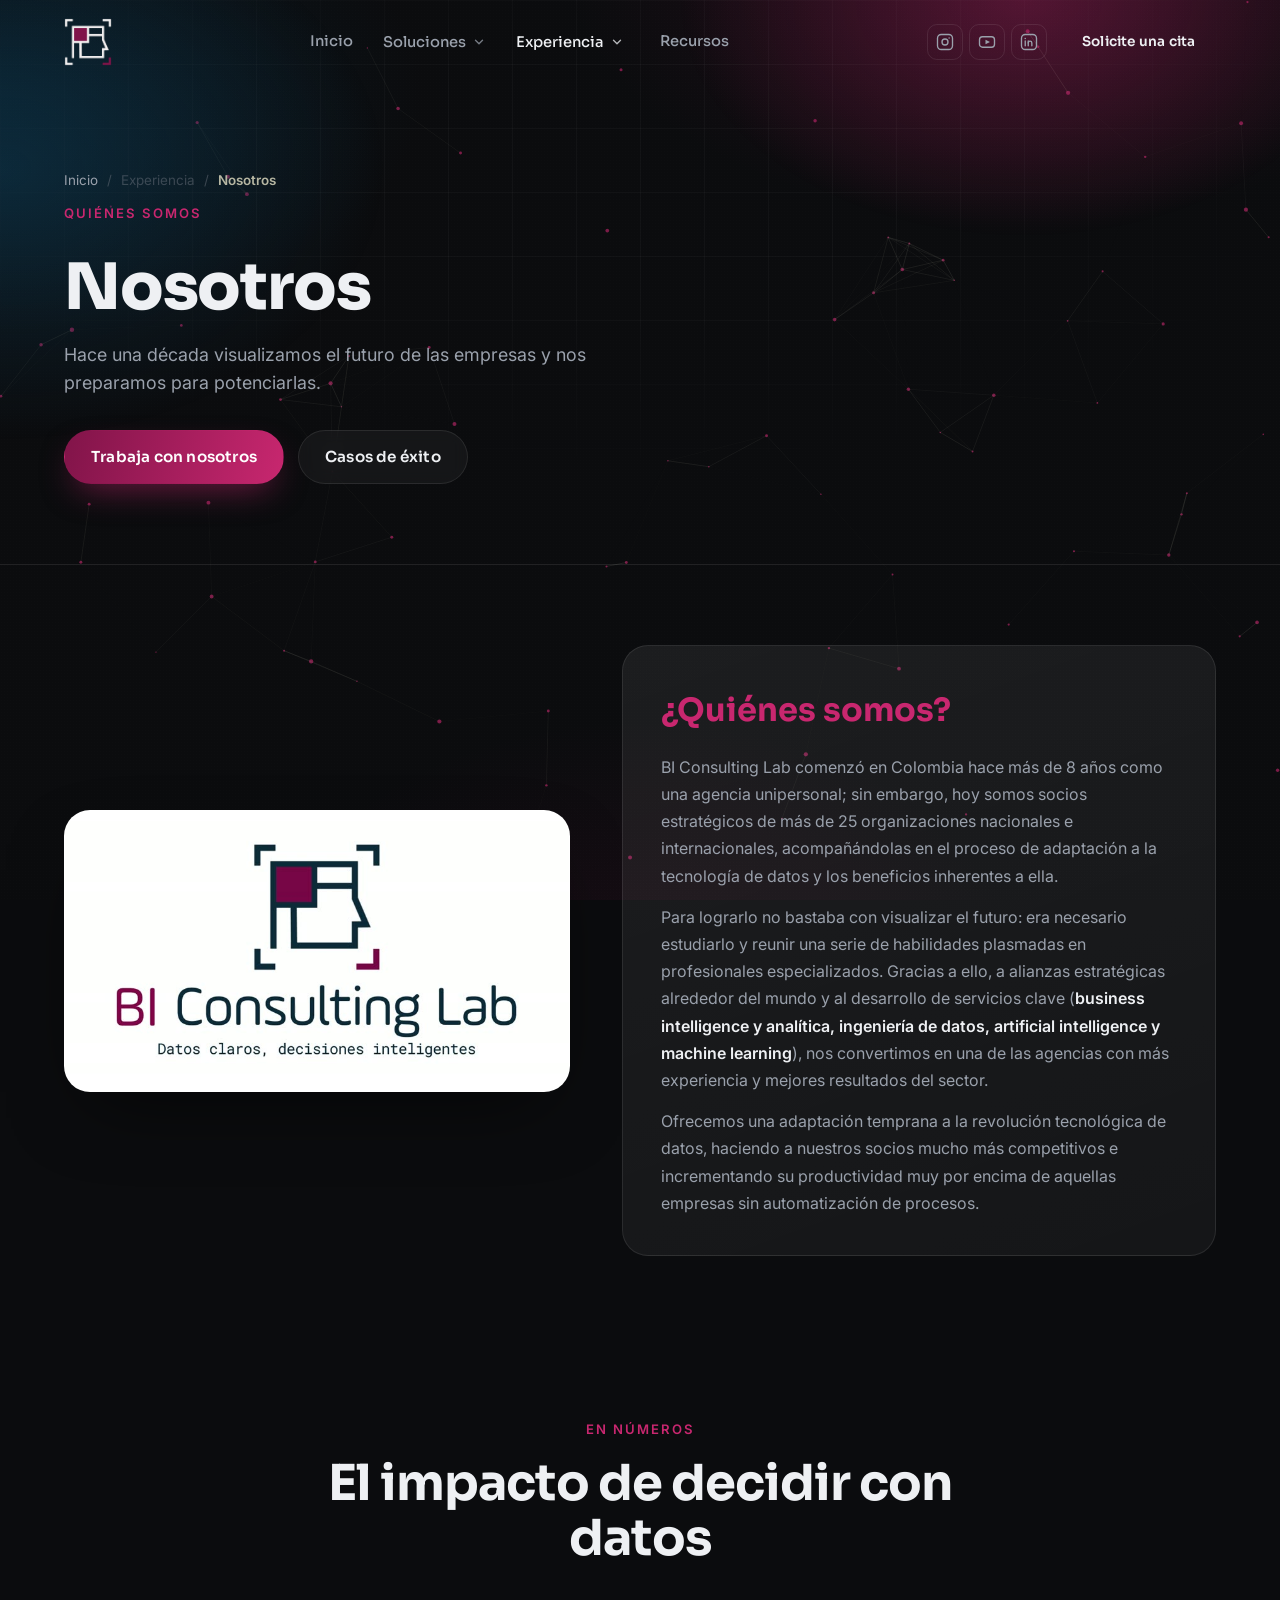
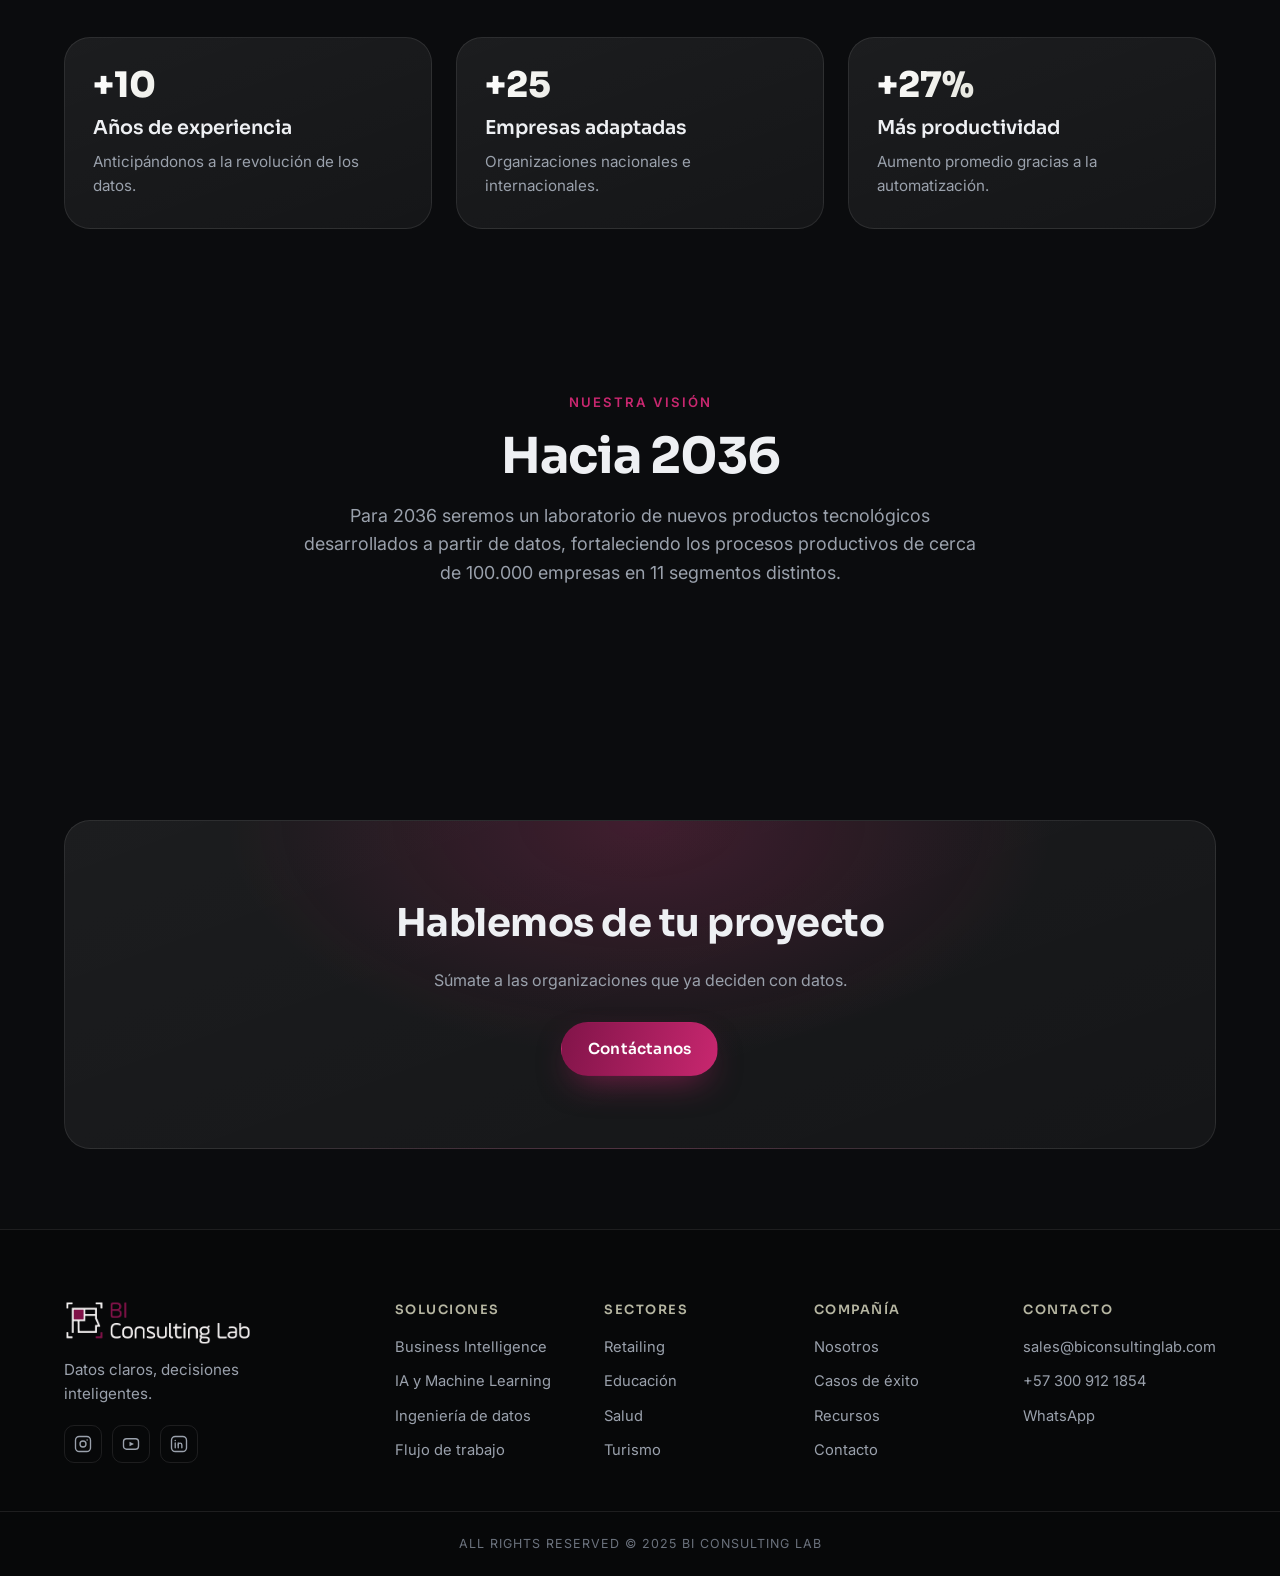
<file: nosotros.html>
<!DOCTYPE html>
<html lang="es">
<head>
<meta charset="UTF-8" />
<meta name="viewport" content="width=device-width, initial-scale=1.0" />
<title>Nosotros — BI Consulting Lab</title>
<meta name="description" content="Hace una década visualizamos el futuro de las empresas y nos preparamos para potenciarlas. Conoce a BI Consulting Lab." />
<meta name="theme-color" content="#0b0c0e" />
<link rel="icon" href="favicon.svg?v=20260604" type="image/svg+xml" />
<link rel="preconnect" href="https://fonts.googleapis.com" />
<link rel="preconnect" href="https://fonts.gstatic.com" crossorigin />
<link href="https://fonts.googleapis.com/css2?family=Sora:wght@400;500;600;700;800&family=Inter:wght@400;500;600&display=swap" rel="stylesheet" />
<link rel="stylesheet" href="styles.css?v=20260604" />
</head>
<body>
<div id="site-header"></div>
<main>
  <section class="page-hero">
    <div class="page-hero__mesh" aria-hidden="true"></div>
    <div class="page-hero__grid" aria-hidden="true"></div>
    <div class="wrap">
      <nav class="crumbs reveal" aria-label="Ruta de navegación"><a href="index.html">Inicio</a><span>/</span><span>Experiencia</span><span>/</span><b>Nosotros</b></nav>
      <p class="kicker reveal">Quiénes somos</p>
      <h1 class="page-hero__title reveal">Nosotros</h1>
      <p class="page-hero__lead lead reveal">Hace una década visualizamos el futuro de las empresas y nos preparamos para potenciarlas.</p>
      <div class="page-hero__cta reveal">
        <a href="index.html#contacto" class="btn btn--primary" data-magnetic>Trabaja con nosotros</a>
        <a href="casos-de-exito.html" class="btn btn--ghost" data-magnetic>Casos de éxito</a>
      </div>
    </div>
  </section>

  <section class="section">
    <div class="wrap about__grid">
      <div class="about__media reveal" data-tilt>
        <video autoplay muted playsinline loop preload="metadata" poster="assets/img/about-logo.jpg?v=20260605">
          <source src="assets/about-logo.mp4?v=20260605" type="video/mp4" />
        </video>
      </div>
      <div class="about__card reveal">
        <h2 class="about__title">¿Quiénes somos?</h2>
        <p>BI Consulting Lab comenzó en Colombia hace más de 8 años como una agencia unipersonal; sin embargo, hoy somos socios estratégicos de más de 25 organizaciones nacionales e internacionales, acompañándolas en el proceso de adaptación a la tecnología de datos y los beneficios inherentes a ella.</p>
        <p>Para lograrlo no bastaba con visualizar el futuro: era necesario estudiarlo y reunir una serie de habilidades plasmadas en profesionales especializados. Gracias a ello, a alianzas estratégicas alrededor del mundo y al desarrollo de servicios clave (<strong>business intelligence y analítica, ingeniería de datos, artificial intelligence y machine learning</strong>), nos convertimos en una de las agencias con más experiencia y mejores resultados del sector.</p>
        <p>Ofrecemos una adaptación temprana a la revolución tecnológica de datos, haciendo a nuestros socios mucho más competitivos e incrementando su productividad muy por encima de aquellas empresas sin automatización de procesos.</p>
      </div>
    </div>
  </section>

  <section class="section">
    <div class="wrap">
      <div class="section__head">
        <p class="kicker reveal">En números</p>
        <h2 class="h2 reveal">El impacto de decidir con datos</h2>
      </div>
      <div class="tiles">
        <div class="tile reveal" data-tilt><span class="tile__metric">+10</span><h3>Años de experiencia</h3><p>Anticipándonos a la revolución de los datos.</p></div>
        <div class="tile reveal" data-tilt><span class="tile__metric">+25</span><h3>Empresas adaptadas</h3><p>Organizaciones nacionales e internacionales.</p></div>
        <div class="tile reveal" data-tilt><span class="tile__metric">+27%</span><h3>Más productividad</h3><p>Aumento promedio gracias a la automatización.</p></div>
      </div>
    </div>
  </section>

  <section class="section">
    <div class="wrap">
      <div class="section__head">
        <p class="kicker reveal">Nuestra visión</p>
        <h2 class="h2 reveal">Hacia 2036</h2>
        <p class="lead reveal">Para 2036 seremos un laboratorio de nuevos productos tecnológicos desarrollados a partir de datos, fortaleciendo los procesos productivos de cerca de 100.000 empresas en 11 segmentos distintos.</p>
      </div>
    </div>
  </section>

  <section class="section">
    <div class="wrap">
      <div class="cta-band reveal">
        <h2>Hablemos de tu proyecto</h2>
        <p>Súmate a las organizaciones que ya deciden con datos.</p>
        <a href="index.html#contacto" class="btn btn--primary" data-magnetic>Contáctanos</a>
      </div>
    </div>
  </section>
</main>
<div id="site-footer"></div>
<script defer src="partials.js?v=20260604"></script>
<script defer src="main.js?v=20260604"></script>
</body>
</html>
</file>
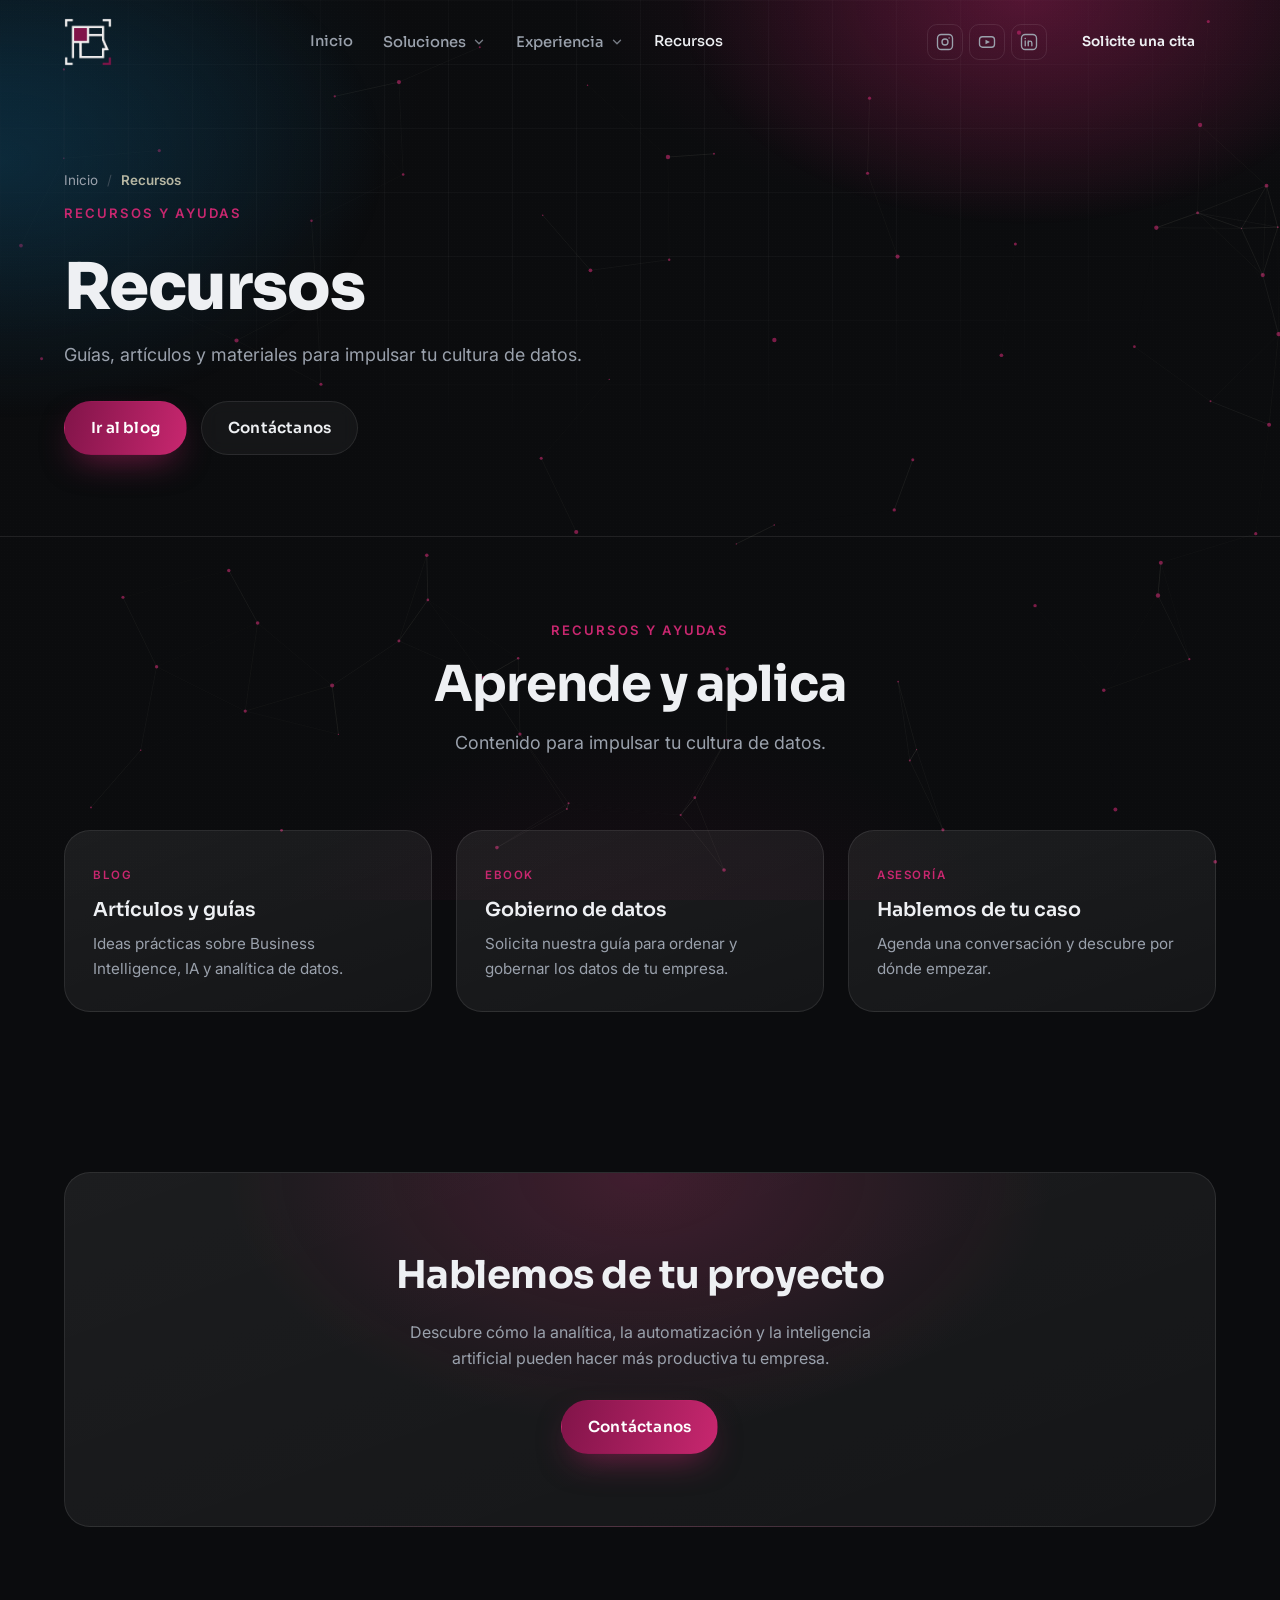
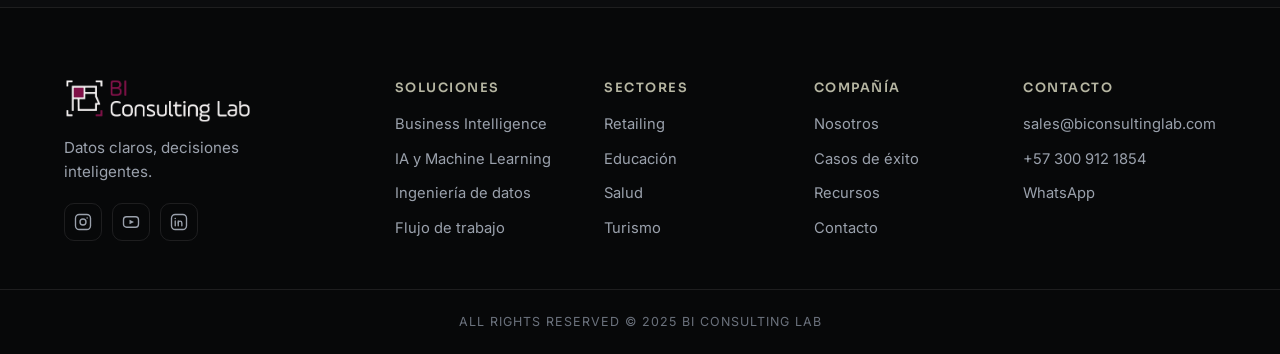
<file: recursos.html>
<!DOCTYPE html>
<html lang="es">
<head>
<meta charset="UTF-8" />
<meta name="viewport" content="width=device-width, initial-scale=1.0" />
<title>Recursos — BI Consulting Lab</title>
<meta name="description" content="Guías, artículos y materiales para impulsar tu cultura de datos con BI Consulting Lab." />
<meta name="theme-color" content="#0b0c0e" />
<link rel="icon" href="favicon.svg?v=20260604" type="image/svg+xml" />
<link rel="preconnect" href="https://fonts.googleapis.com" />
<link rel="preconnect" href="https://fonts.gstatic.com" crossorigin />
<link href="https://fonts.googleapis.com/css2?family=Sora:wght@400;500;600;700;800&family=Inter:wght@400;500;600&display=swap" rel="stylesheet" />
<link rel="stylesheet" href="styles.css?v=20260604" />
</head>
<body>
<div id="site-header"></div>
<main>
  <section class="page-hero">
    <div class="page-hero__mesh" aria-hidden="true"></div>
    <div class="page-hero__grid" aria-hidden="true"></div>
    <div class="wrap">
      <nav class="crumbs reveal" aria-label="Ruta de navegación"><a href="index.html">Inicio</a><span>/</span><b>Recursos</b></nav>
      <p class="kicker reveal">Recursos y ayudas</p>
      <h1 class="page-hero__title reveal">Recursos</h1>
      <p class="page-hero__lead lead reveal">Guías, artículos y materiales para impulsar tu cultura de datos.</p>
      <div class="page-hero__cta reveal">
        <a href="https://biconsultinglab.com/blog-bi-consulting-lab-recursos-y-ayudas/" class="btn btn--primary" data-magnetic>Ir al blog</a>
        <a href="index.html#contacto" class="btn btn--ghost" data-magnetic>Contáctanos</a>
      </div>
    </div>
  </section>

  <section class="section">
    <div class="wrap">
      <div class="section__head">
        <p class="kicker reveal">Recursos y ayudas</p>
        <h2 class="h2 reveal">Aprende y aplica</h2>
        <p class="lead reveal">Contenido para impulsar tu cultura de datos.</p>
      </div>
      <div class="tiles">
        <a class="tile reveal" data-tilt href="https://biconsultinglab.com/blog-bi-consulting-lab-recursos-y-ayudas/"><span class="tile__tag">Blog</span><h3>Artículos y guías</h3><p>Ideas prácticas sobre Business Intelligence, IA y analítica de datos.</p></a>
        <a class="tile reveal" data-tilt href="index.html#contacto"><span class="tile__tag">eBook</span><h3>Gobierno de datos</h3><p>Solicita nuestra guía para ordenar y gobernar los datos de tu empresa.</p></a>
        <a class="tile reveal" data-tilt href="index.html#contacto"><span class="tile__tag">Asesoría</span><h3>Hablemos de tu caso</h3><p>Agenda una conversación y descubre por dónde empezar.</p></a>
      </div>
    </div>
  </section>

  <section class="section">
    <div class="wrap">
      <div class="cta-band reveal">
        <h2>Hablemos de tu proyecto</h2>
        <p>Descubre cómo la analítica, la automatización y la inteligencia artificial pueden hacer más productiva tu empresa.</p>
        <a href="index.html#contacto" class="btn btn--primary" data-magnetic>Contáctanos</a>
      </div>
    </div>
  </section>
</main>
<div id="site-footer"></div>
<script defer src="partials.js?v=20260604"></script>
<script defer src="main.js?v=20260604"></script>
</body>
</html>
</file>
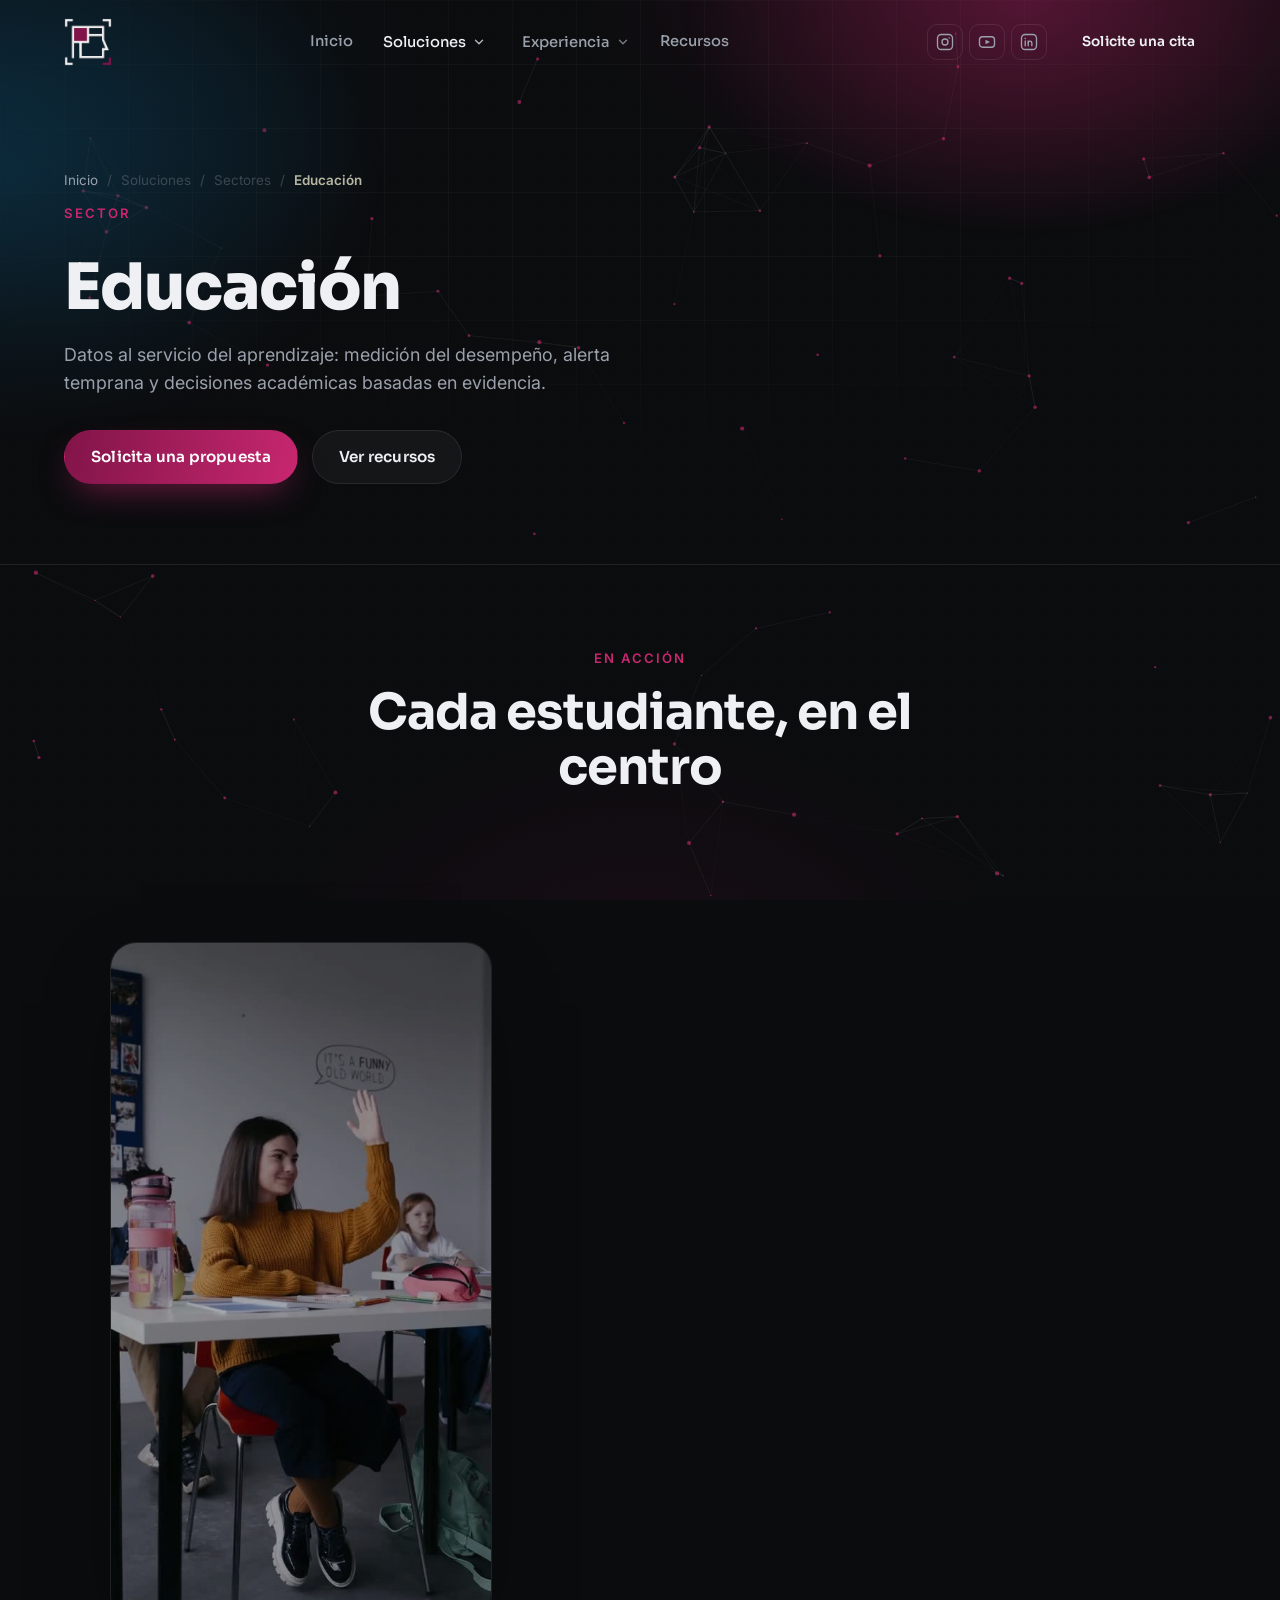
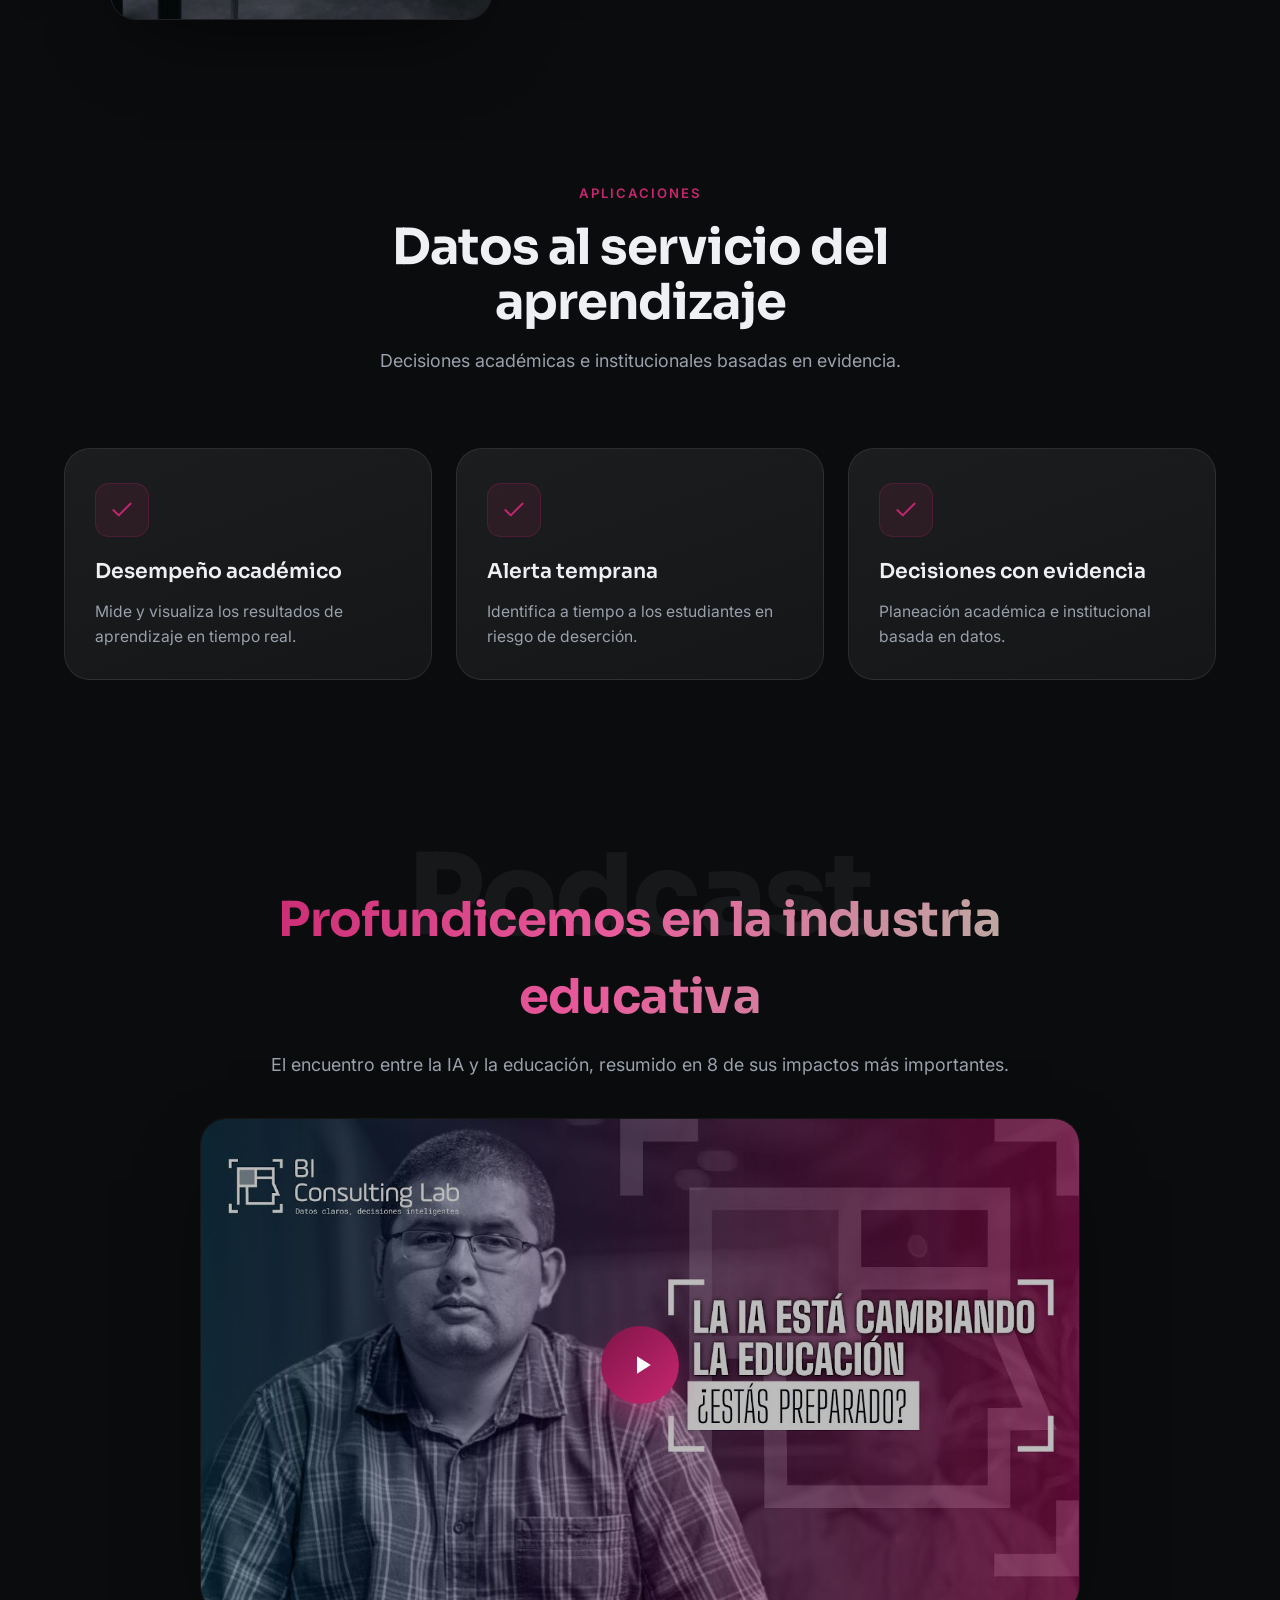
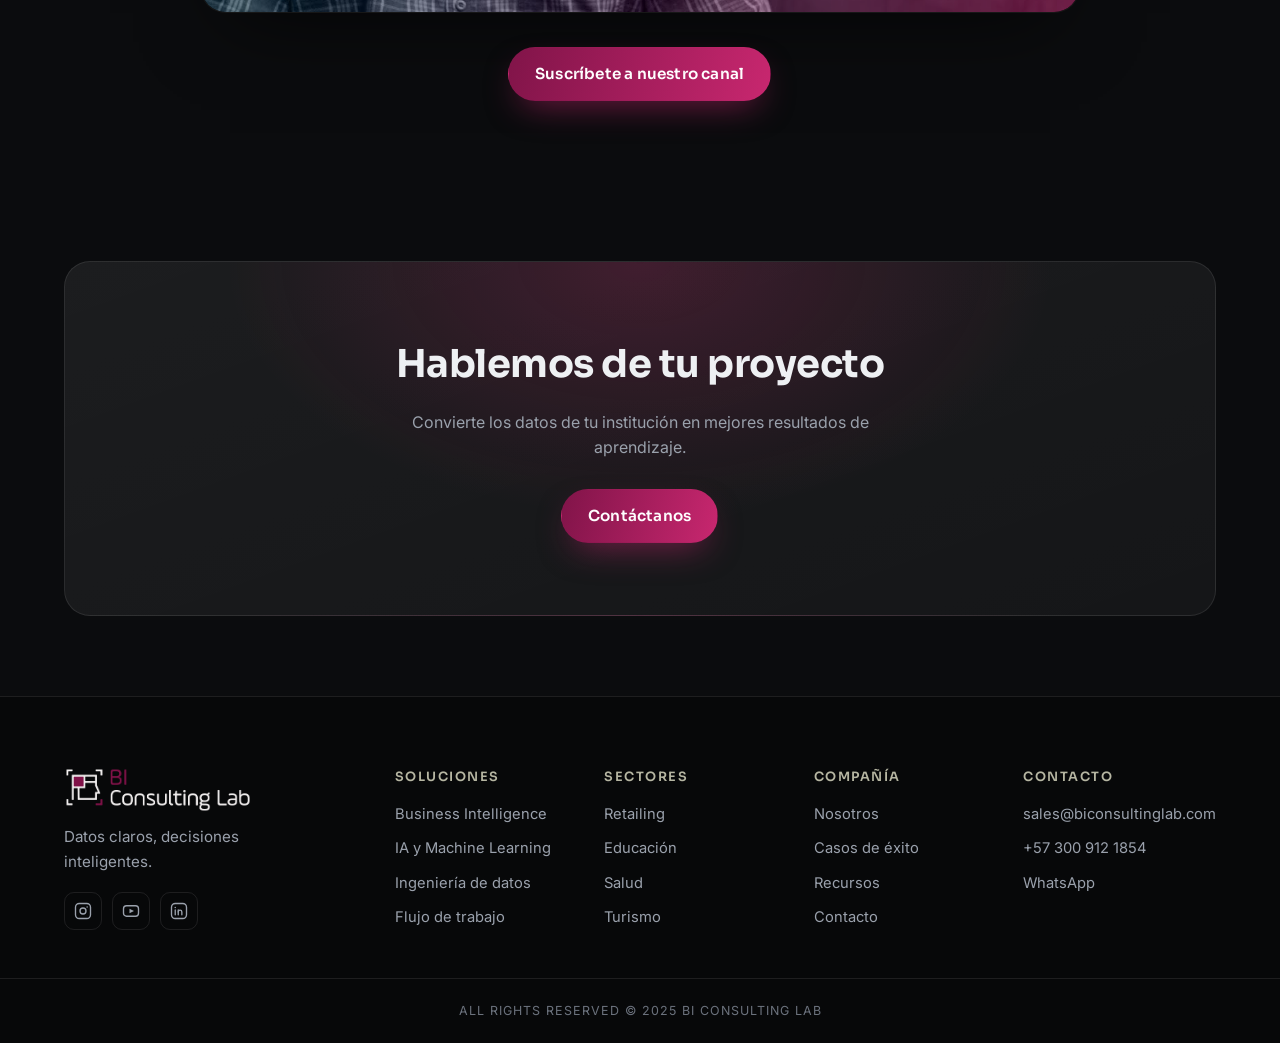
<file: sector-educacion.html>
<!DOCTYPE html>
<html lang="es">
<head>
<meta charset="UTF-8" />
<meta name="viewport" content="width=device-width, initial-scale=1.0" />
<title>Educación — BI Consulting Lab</title>
<meta name="description" content="Datos al servicio del aprendizaje: medición del desempeño, alerta temprana y decisiones académicas basadas en evidencia." />
<meta name="theme-color" content="#0b0c0e" />
<link rel="icon" href="favicon.svg?v=20260604" type="image/svg+xml" />
<link rel="preconnect" href="https://fonts.googleapis.com" />
<link rel="preconnect" href="https://fonts.gstatic.com" crossorigin />
<link href="https://fonts.googleapis.com/css2?family=Sora:wght@400;500;600;700;800&family=Inter:wght@400;500;600&display=swap" rel="stylesheet" />
<link rel="stylesheet" href="styles.css?v=20260604" />
</head>
<body>
<div id="site-header"></div>
<main>
  <section class="page-hero">
    <div class="page-hero__mesh" aria-hidden="true"></div>
    <div class="page-hero__grid" aria-hidden="true"></div>
    <div class="wrap">
      <nav class="crumbs reveal" aria-label="Ruta de navegación"><a href="index.html">Inicio</a><span>/</span><span>Soluciones</span><span>/</span><span>Sectores</span><span>/</span><b>Educación</b></nav>
      <p class="kicker reveal">Sector</p>
      <h1 class="page-hero__title reveal">Educación</h1>
      <p class="page-hero__lead lead reveal">Datos al servicio del aprendizaje: medición del desempeño, alerta temprana y decisiones académicas basadas en evidencia.</p>
      <div class="page-hero__cta reveal">
        <a href="index.html#contacto" class="btn btn--primary" data-magnetic>Solicita una propuesta</a>
        <a href="recursos.html" class="btn btn--ghost" data-magnetic>Ver recursos</a>
      </div>
    </div>
  </section>

  <section class="section">
    <div class="wrap">
      <div class="section__head">
        <p class="kicker reveal">En acción</p>
        <h2 class="h2 reveal">Cada estudiante, en el centro</h2>
        <p class="lead reveal">Convertimos lo que pasa en el aula en decisiones que mejoran el aprendizaje. Pasa el cursor sobre el video.</p>
      </div>
      <figure class="neuro neuro--side reveal" style="--imgw:36%; --ar:720/1280">
        <div class="neuro__frame">
          <video autoplay muted playsinline loop preload="metadata" poster="assets/img/edu-classroom.jpg?v=20260604">
            <source src="assets/edu-classroom.mp4?v=20260604" type="video/mp4" />
          </video>
        </div>
        <span class="neuro__origin" aria-hidden="true"></span>
        <svg class="neuro__wire" viewBox="0 0 124 20" aria-hidden="true">
          <polyline class="ln" points="6,10 118,10" />
          <circle class="nd" cx="6" cy="10" r="4" />
          <circle class="nd" cx="118" cy="10" r="4" />
        </svg>
        <div class="neuro__tip">
          <span class="neuro__tag">Educación</span>
          <h3>Aprendizaje basado en datos</h3>
          <p>Medimos el desempeño y detectamos a tiempo el riesgo de deserción para que cada estudiante avance.</p>
        </div>
      </figure>
    </div>
  </section>

  <section class="section">
    <div class="wrap">
      <div class="section__head">
        <p class="kicker reveal">Aplicaciones</p>
        <h2 class="h2 reveal">Datos al servicio del aprendizaje</h2>
        <p class="lead reveal">Decisiones académicas e institucionales basadas en evidencia.</p>
      </div>
      <div class="info-grid">
        <article class="card reveal" data-tilt><div class="card__glow"></div><div class="card__icon"><svg viewBox="0 0 24 24" fill="none" stroke="currentColor" stroke-width="1.7" stroke-linecap="round" stroke-linejoin="round"><path d="M20 6 9 17l-5-5"/></svg></div><h3 class="card__title">Desempeño académico</h3><p class="card__text">Mide y visualiza los resultados de aprendizaje en tiempo real.</p></article>
        <article class="card reveal" data-tilt><div class="card__glow"></div><div class="card__icon"><svg viewBox="0 0 24 24" fill="none" stroke="currentColor" stroke-width="1.7" stroke-linecap="round" stroke-linejoin="round"><path d="M20 6 9 17l-5-5"/></svg></div><h3 class="card__title">Alerta temprana</h3><p class="card__text">Identifica a tiempo a los estudiantes en riesgo de deserción.</p></article>
        <article class="card reveal" data-tilt><div class="card__glow"></div><div class="card__icon"><svg viewBox="0 0 24 24" fill="none" stroke="currentColor" stroke-width="1.7" stroke-linecap="round" stroke-linejoin="round"><path d="M20 6 9 17l-5-5"/></svg></div><h3 class="card__title">Decisiones con evidencia</h3><p class="card__text">Planeación académica e institucional basada en datos.</p></article>
      </div>
    </div>
  </section>

  <section class="section podcast">
    <div class="wrap">
      <div class="podcast__head reveal">
        <span class="podcast__watermark" aria-hidden="true">Podcast</span>
        <h2 class="podcast__title">Profundicemos en la industria educativa</h2>
        <p class="podcast__sub">El encuentro entre la IA y la educación, resumido en 8 de sus impactos más importantes.</p>
      </div>
      <div class="podcast__video reveal">
        <button class="yt-facade" data-yt="3k7eG-huMug" data-start="2" aria-label="Reproducir: Los 8 impactos de la Inteligencia Artificial en la Educación">
          <img src="assets/img/podcast-educacion.jpg" alt="Los 8 impactos de la Inteligencia Artificial en la Educación — Podcast de BI Consulting Lab" loading="lazy" />
          <span class="yt-facade__play" aria-hidden="true"><svg viewBox="0 0 24 24"><path d="M8 5v14l11-7z"/></svg></span>
        </button>
      </div>
      <div class="podcast__cta-wrap reveal">
        <a href="https://www.youtube.com/@biconsultinglab" target="_blank" rel="noopener" class="btn btn--primary" data-magnetic>Suscríbete a nuestro canal</a>
      </div>
    </div>
  </section>

  <section class="section">
    <div class="wrap">
      <div class="cta-band reveal">
        <h2>Hablemos de tu proyecto</h2>
        <p>Convierte los datos de tu institución en mejores resultados de aprendizaje.</p>
        <a href="index.html#contacto" class="btn btn--primary" data-magnetic>Contáctanos</a>
      </div>
    </div>
  </section>
</main>
<div id="site-footer"></div>
<script defer src="partials.js?v=20260604"></script>
<script defer src="main.js?v=20260604"></script>
</body>
</html>
</file>
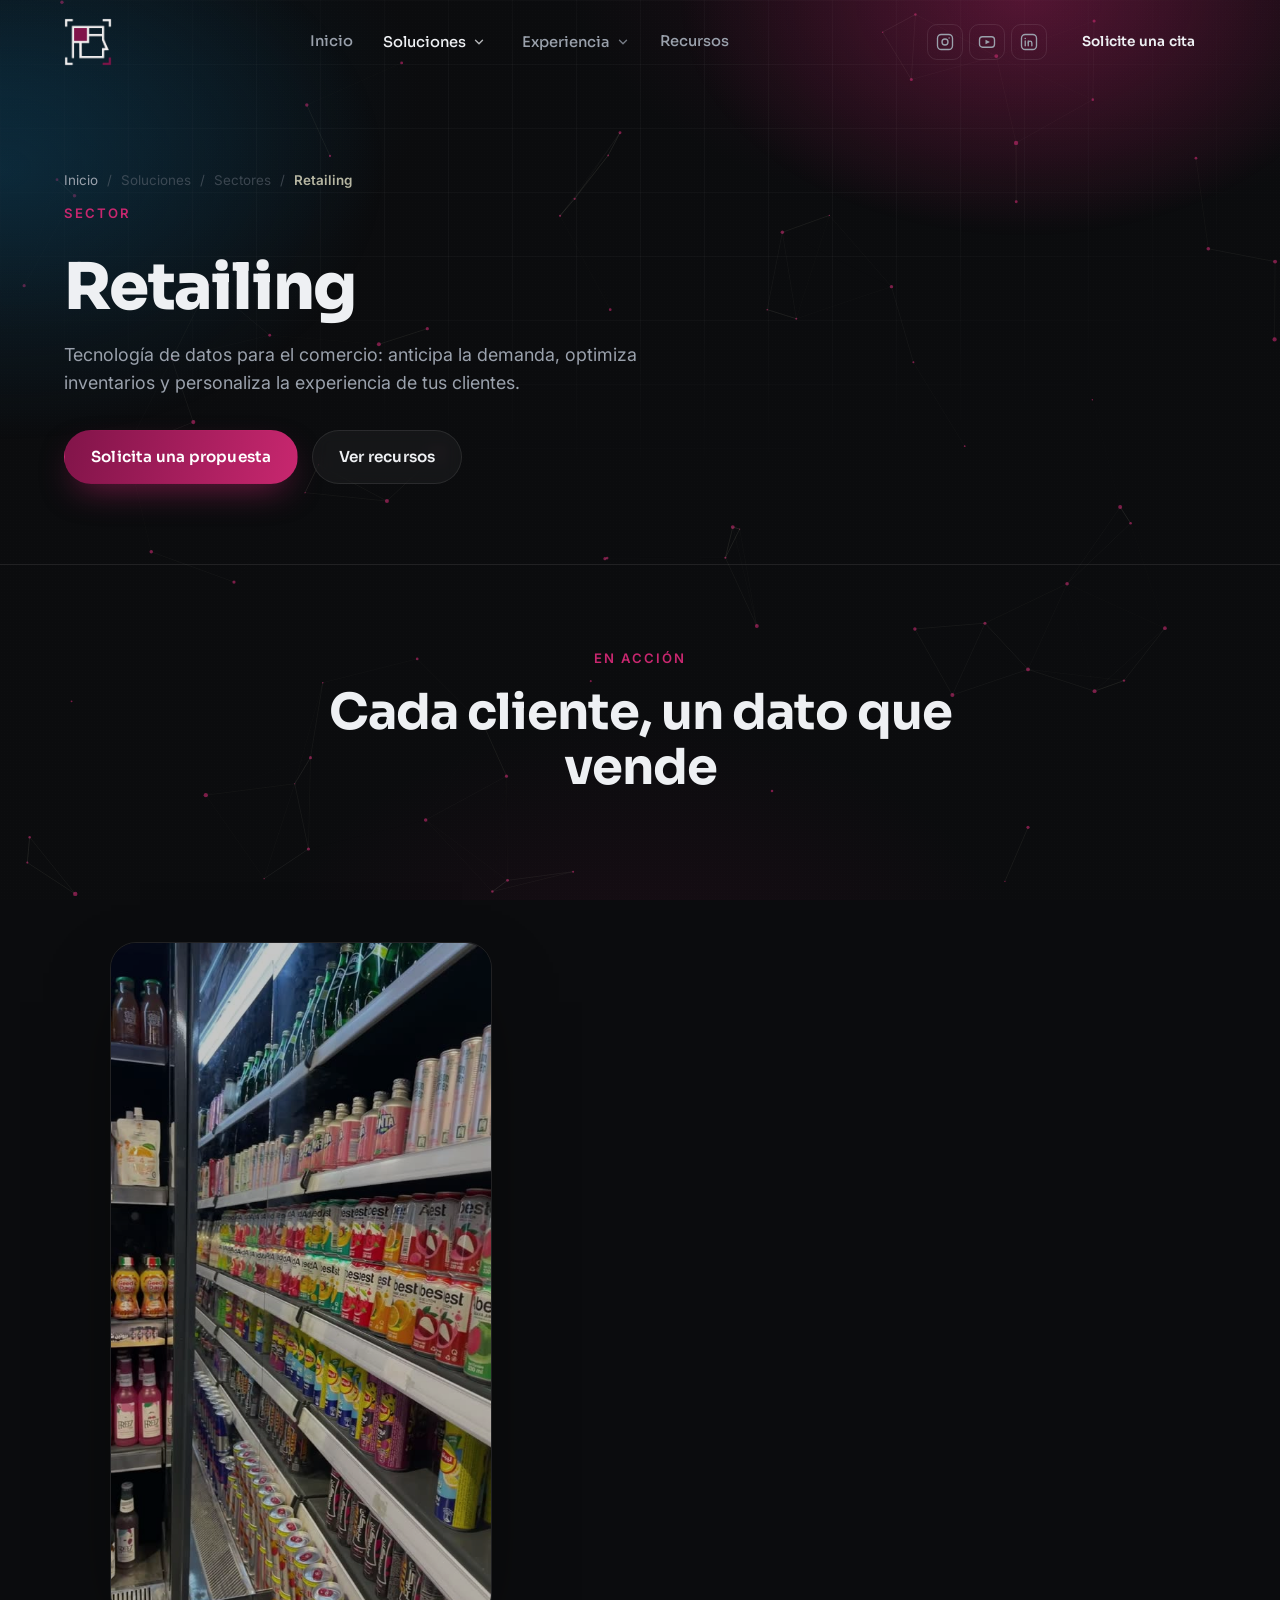
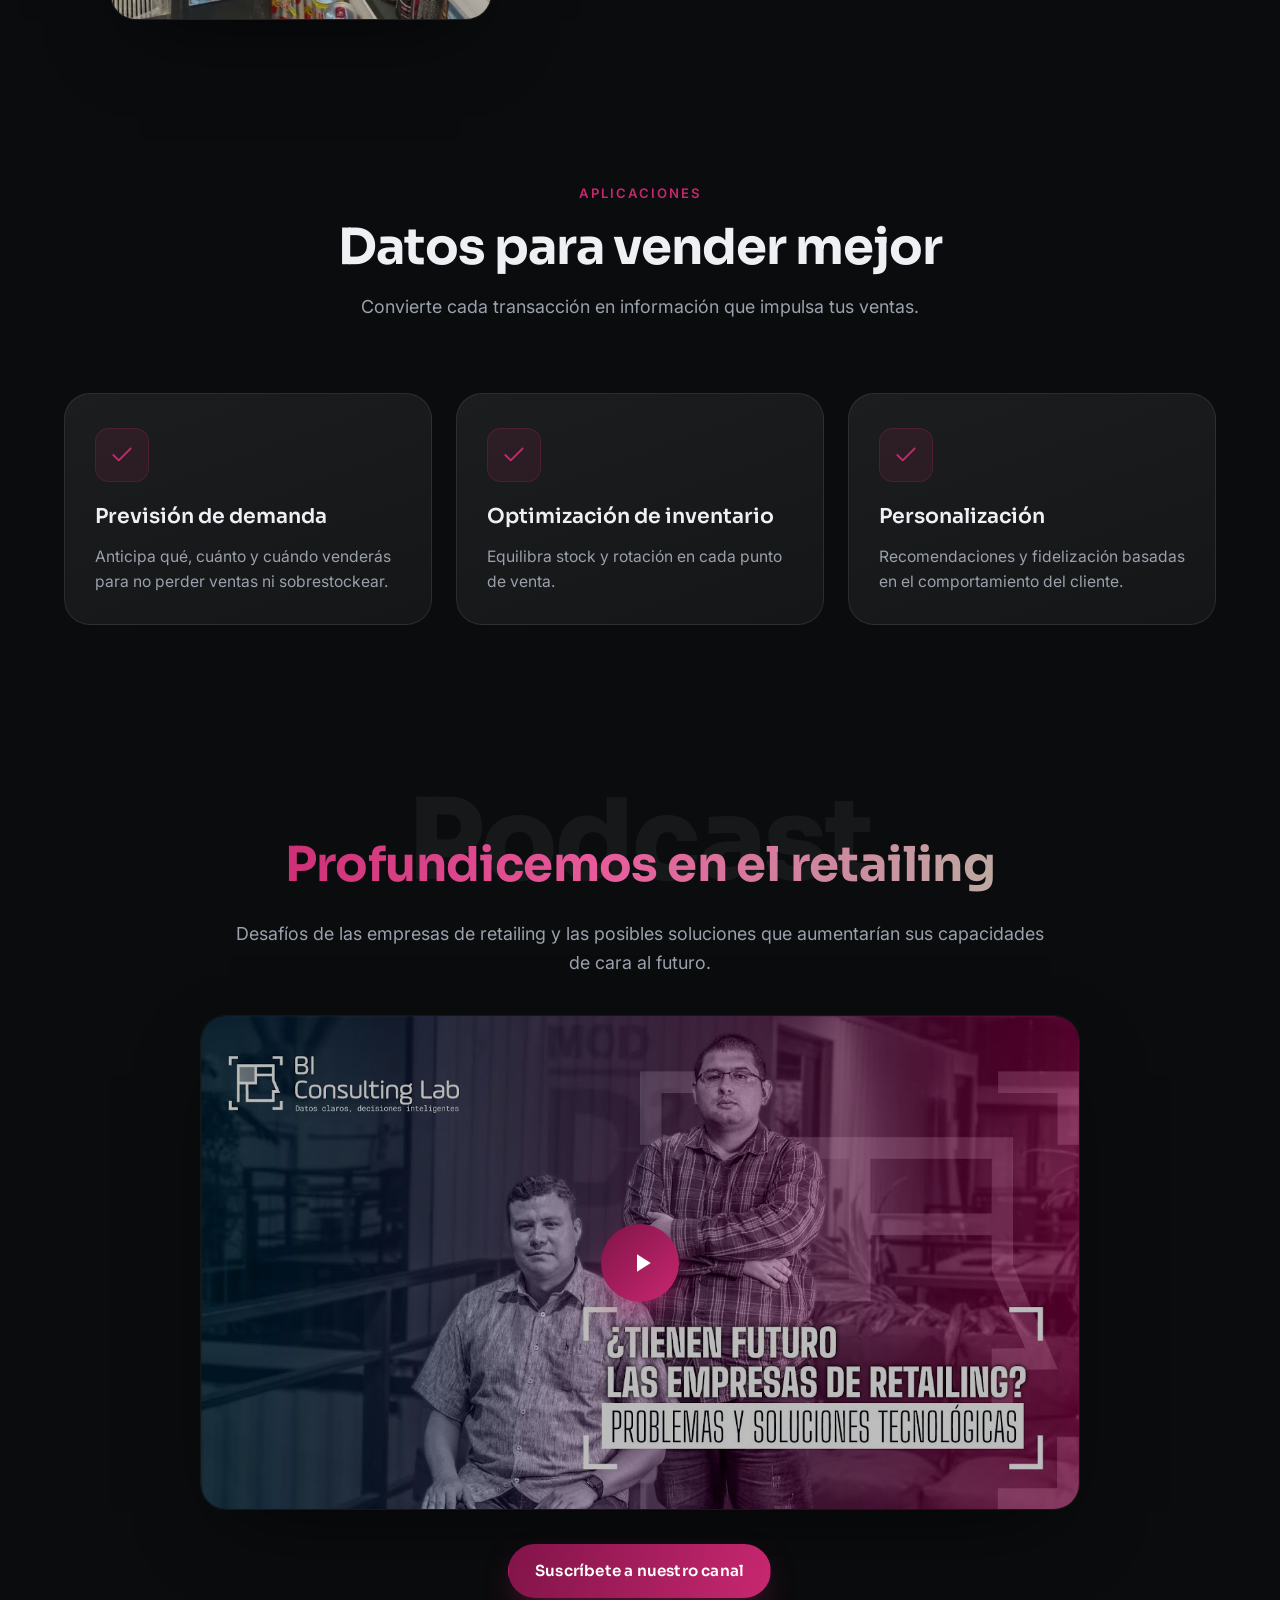
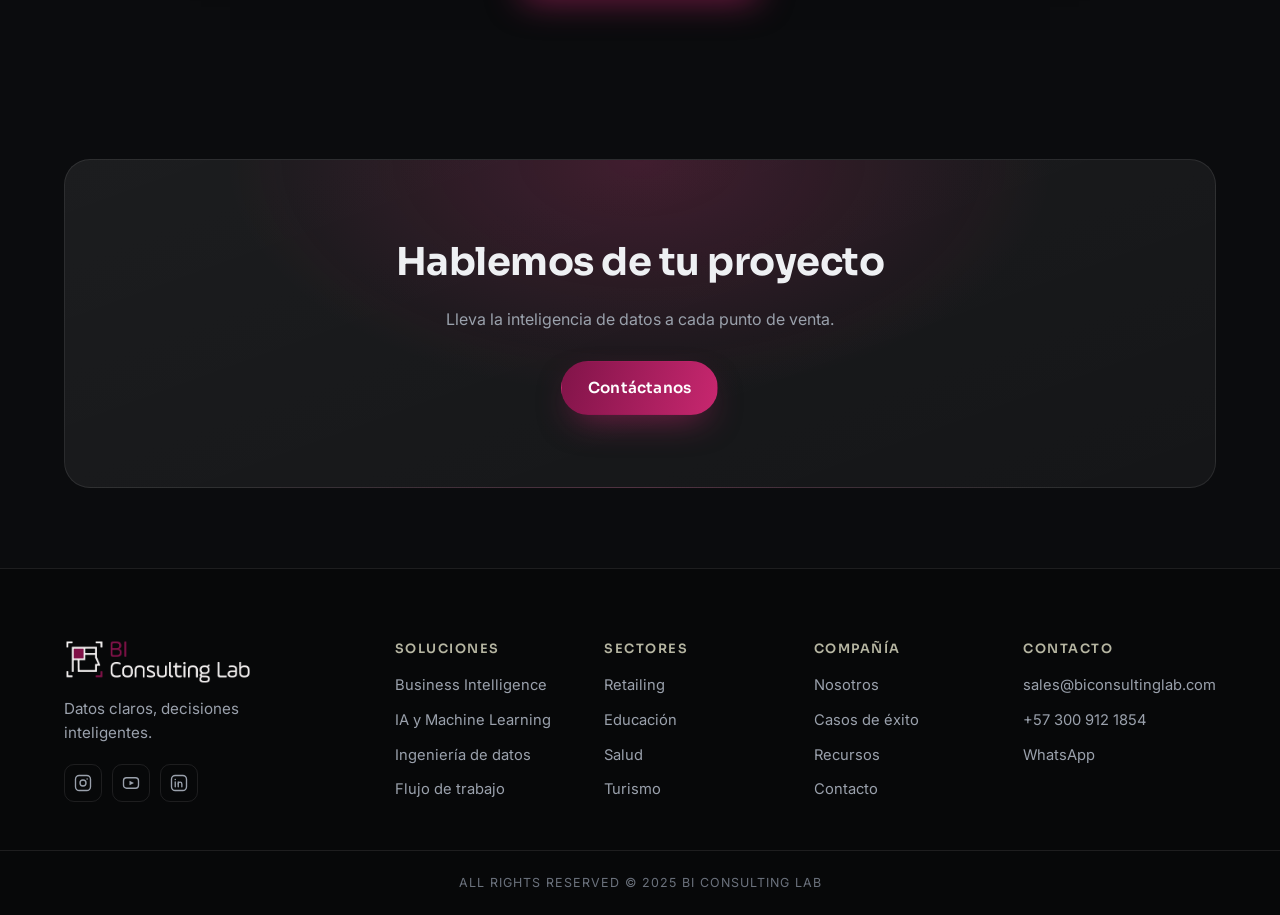
<file: sector-retailing.html>
<!DOCTYPE html>
<html lang="es">
<head>
<meta charset="UTF-8" />
<meta name="viewport" content="width=device-width, initial-scale=1.0" />
<title>Retailing — BI Consulting Lab</title>
<meta name="description" content="Tecnología de datos para el comercio: anticipa la demanda, optimiza inventarios y personaliza la experiencia de tus clientes." />
<meta name="theme-color" content="#0b0c0e" />
<link rel="icon" href="favicon.svg?v=20260604" type="image/svg+xml" />
<link rel="preconnect" href="https://fonts.googleapis.com" />
<link rel="preconnect" href="https://fonts.gstatic.com" crossorigin />
<link href="https://fonts.googleapis.com/css2?family=Sora:wght@400;500;600;700;800&family=Inter:wght@400;500;600&display=swap" rel="stylesheet" />
<link rel="stylesheet" href="styles.css?v=20260604" />
</head>
<body>
<div id="site-header"></div>
<main>
  <section class="page-hero">
    <div class="page-hero__mesh" aria-hidden="true"></div>
    <div class="page-hero__grid" aria-hidden="true"></div>
    <div class="wrap">
      <nav class="crumbs reveal" aria-label="Ruta de navegación"><a href="index.html">Inicio</a><span>/</span><span>Soluciones</span><span>/</span><span>Sectores</span><span>/</span><b>Retailing</b></nav>
      <p class="kicker reveal">Sector</p>
      <h1 class="page-hero__title reveal">Retailing</h1>
      <p class="page-hero__lead lead reveal">Tecnología de datos para el comercio: anticipa la demanda, optimiza inventarios y personaliza la experiencia de tus clientes.</p>
      <div class="page-hero__cta reveal">
        <a href="index.html#contacto" class="btn btn--primary" data-magnetic>Solicita una propuesta</a>
        <a href="recursos.html" class="btn btn--ghost" data-magnetic>Ver recursos</a>
      </div>
    </div>
  </section>

  <section class="section">
    <div class="wrap">
      <div class="section__head">
        <p class="kicker reveal">En acción</p>
        <h2 class="h2 reveal">Cada cliente, un dato que vende</h2>
        <p class="lead reveal">El comportamiento de tus clientes, convertido en decisiones. Pasa el cursor sobre el video.</p>
      </div>
      <figure class="neuro neuro--side reveal" style="--imgw:36%; --ar:720/1280">
        <div class="neuro__frame">
          <video autoplay muted playsinline loop preload="metadata" poster="assets/img/retail-data.jpg?v=20260605">
            <source src="assets/retail-data.mp4?v=20260605" type="video/mp4" />
          </video>
        </div>
        <span class="neuro__origin" aria-hidden="true"></span>
        <svg class="neuro__wire" viewBox="0 0 124 20" aria-hidden="true">
          <polyline class="ln" points="6,10 118,10" />
          <circle class="nd" cx="6" cy="10" r="4" />
          <circle class="nd" cx="118" cy="10" r="4" />
        </svg>
        <div class="neuro__tip">
          <span class="neuro__tag">Retailing</span>
          <h3>Comportamiento del consumidor</h3>
          <p>Analizamos el flujo de clientes y productos para anticipar la demanda, optimizar inventarios y personalizar la experiencia.</p>
        </div>
      </figure>
    </div>
  </section>

  <section class="section">
    <div class="wrap">
      <div class="section__head">
        <p class="kicker reveal">Aplicaciones</p>
        <h2 class="h2 reveal">Datos para vender mejor</h2>
        <p class="lead reveal">Convierte cada transacción en información que impulsa tus ventas.</p>
      </div>
      <div class="info-grid">
        <article class="card reveal" data-tilt><div class="card__glow"></div><div class="card__icon"><svg viewBox="0 0 24 24" fill="none" stroke="currentColor" stroke-width="1.7" stroke-linecap="round" stroke-linejoin="round"><path d="M20 6 9 17l-5-5"/></svg></div><h3 class="card__title">Previsión de demanda</h3><p class="card__text">Anticipa qué, cuánto y cuándo venderás para no perder ventas ni sobrestockear.</p></article>
        <article class="card reveal" data-tilt><div class="card__glow"></div><div class="card__icon"><svg viewBox="0 0 24 24" fill="none" stroke="currentColor" stroke-width="1.7" stroke-linecap="round" stroke-linejoin="round"><path d="M20 6 9 17l-5-5"/></svg></div><h3 class="card__title">Optimización de inventario</h3><p class="card__text">Equilibra stock y rotación en cada punto de venta.</p></article>
        <article class="card reveal" data-tilt><div class="card__glow"></div><div class="card__icon"><svg viewBox="0 0 24 24" fill="none" stroke="currentColor" stroke-width="1.7" stroke-linecap="round" stroke-linejoin="round"><path d="M20 6 9 17l-5-5"/></svg></div><h3 class="card__title">Personalización</h3><p class="card__text">Recomendaciones y fidelización basadas en el comportamiento del cliente.</p></article>
      </div>
    </div>
  </section>

  <section class="section podcast">
    <div class="wrap">
      <div class="podcast__head reveal">
        <span class="podcast__watermark" aria-hidden="true">Podcast</span>
        <h2 class="podcast__title">Profundicemos en el retailing</h2>
        <p class="podcast__sub">Desafíos de las empresas de retailing y las posibles soluciones que aumentarían sus capacidades de cara al futuro.</p>
      </div>
      <div class="podcast__video reveal">
        <button class="yt-facade" data-yt="moZNuU_x73Y" data-start="3" aria-label="Reproducir: ¿Tienen futuro las empresas de retailing?">
          <img src="assets/img/podcast-retailing.jpg" alt="¿Tienen futuro las empresas de retailing? — Podcast de BI Consulting Lab" loading="lazy" />
          <span class="yt-facade__play" aria-hidden="true"><svg viewBox="0 0 24 24"><path d="M8 5v14l11-7z"/></svg></span>
        </button>
      </div>
      <div class="podcast__cta-wrap reveal">
        <a href="https://www.youtube.com/@biconsultinglab" target="_blank" rel="noopener" class="btn btn--primary" data-magnetic>Suscríbete a nuestro canal</a>
      </div>
    </div>
  </section>

  <section class="section">
    <div class="wrap">
      <div class="cta-band reveal">
        <h2>Hablemos de tu proyecto</h2>
        <p>Lleva la inteligencia de datos a cada punto de venta.</p>
        <a href="index.html#contacto" class="btn btn--primary" data-magnetic>Contáctanos</a>
      </div>
    </div>
  </section>
</main>
<div id="site-footer"></div>
<script defer src="partials.js?v=20260604"></script>
<script defer src="main.js?v=20260604"></script>
</body>
</html>
</file>
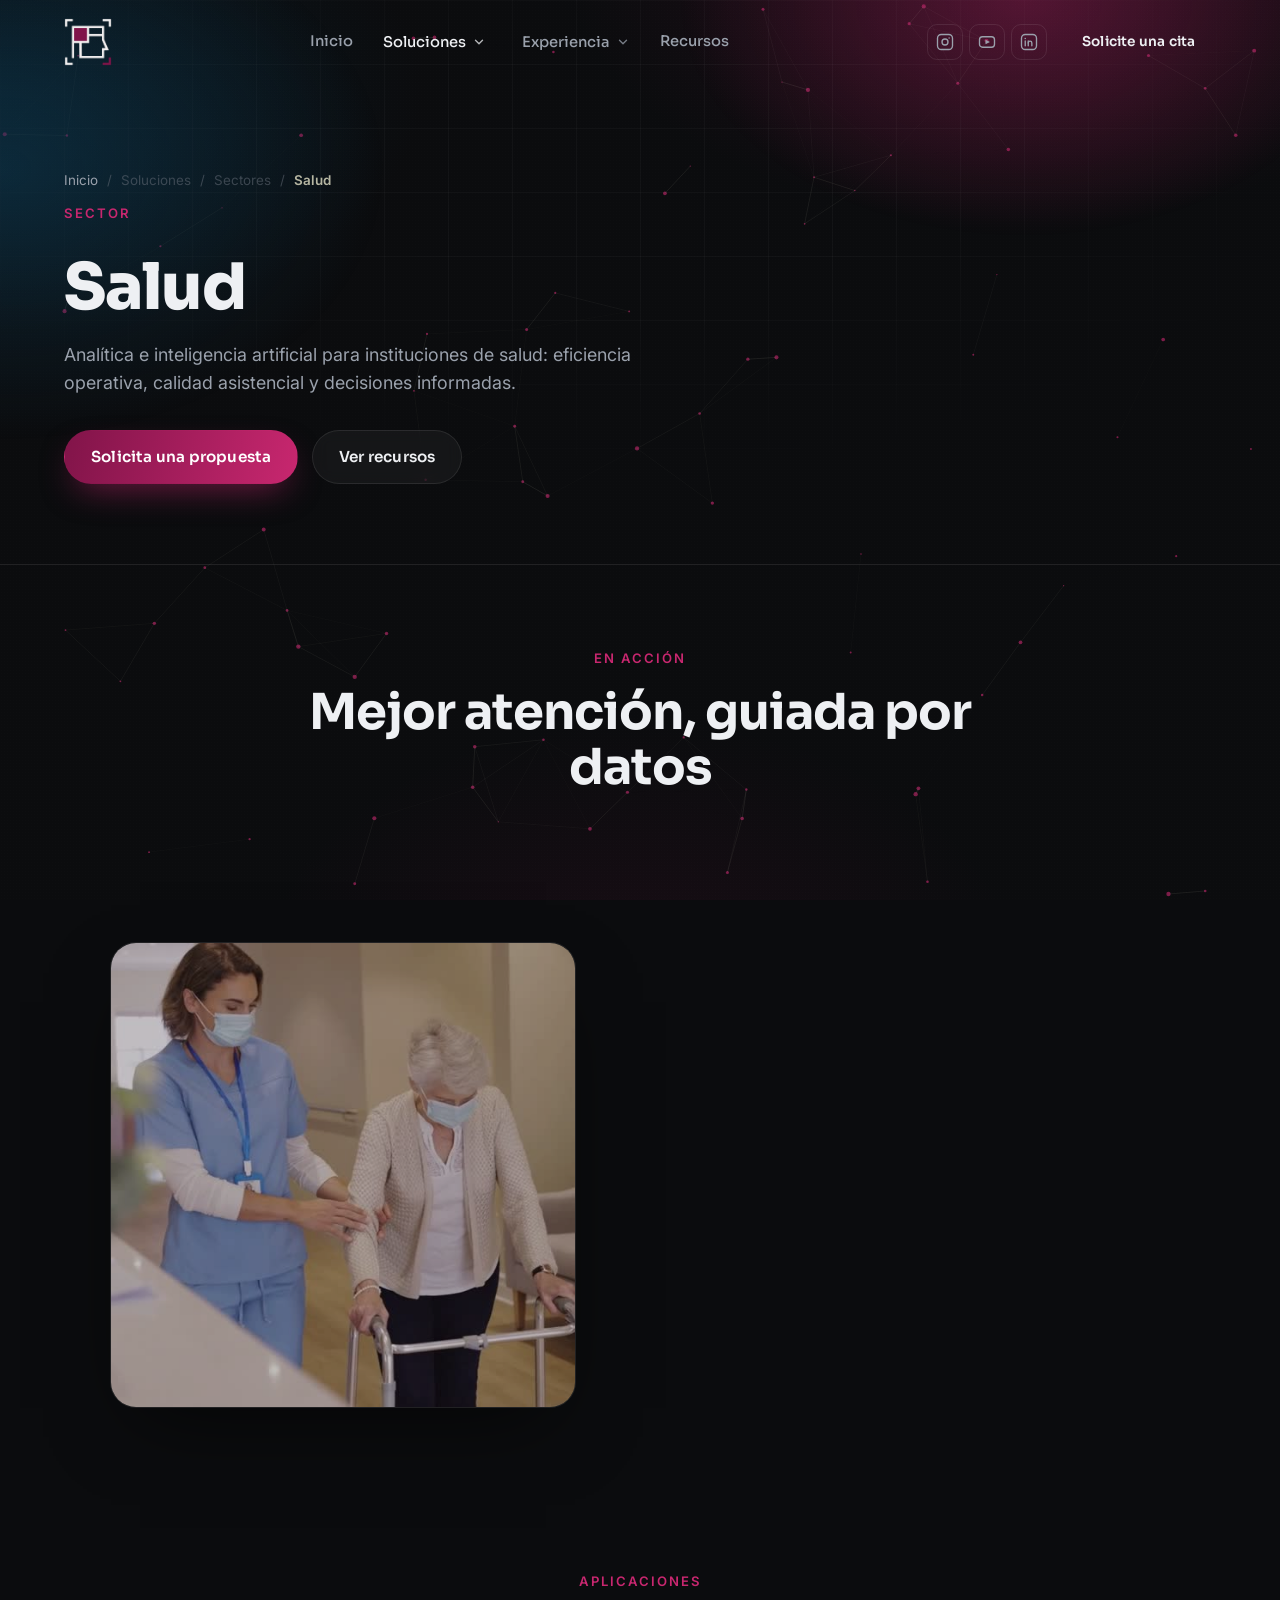
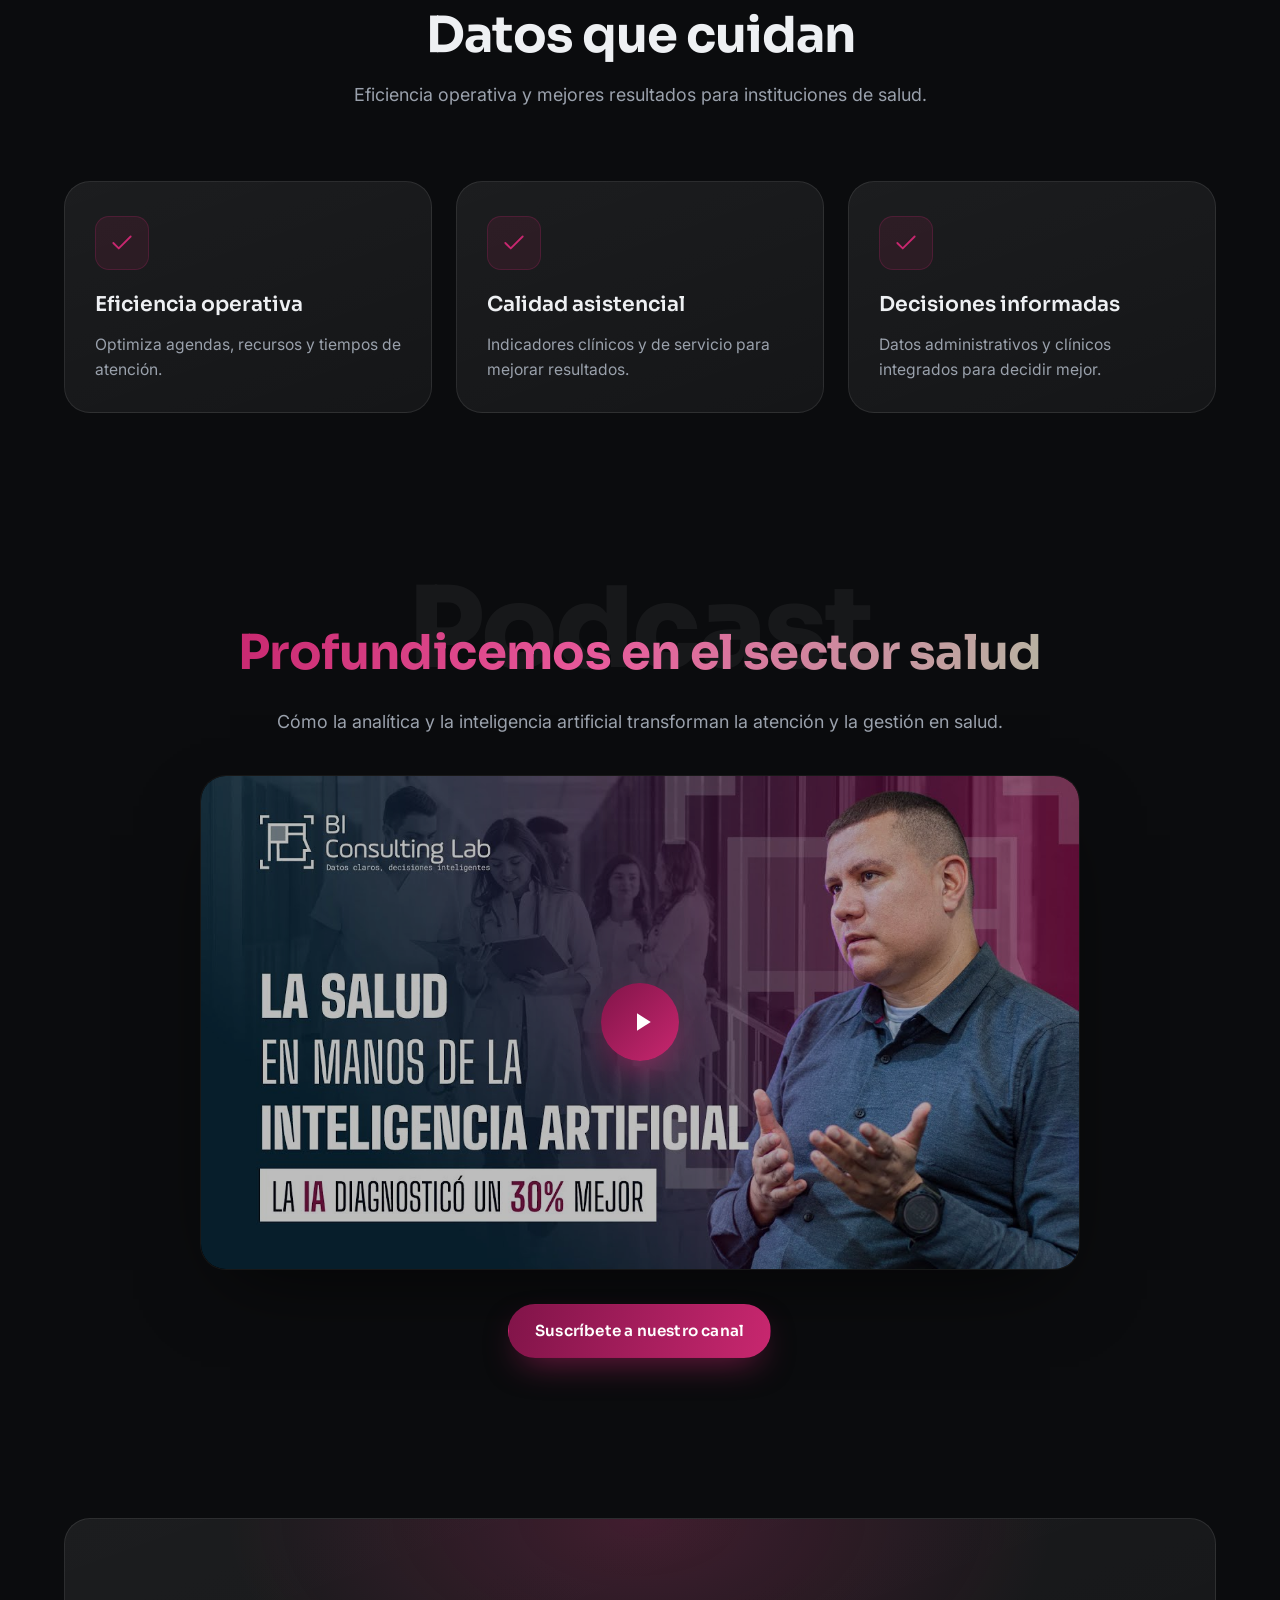
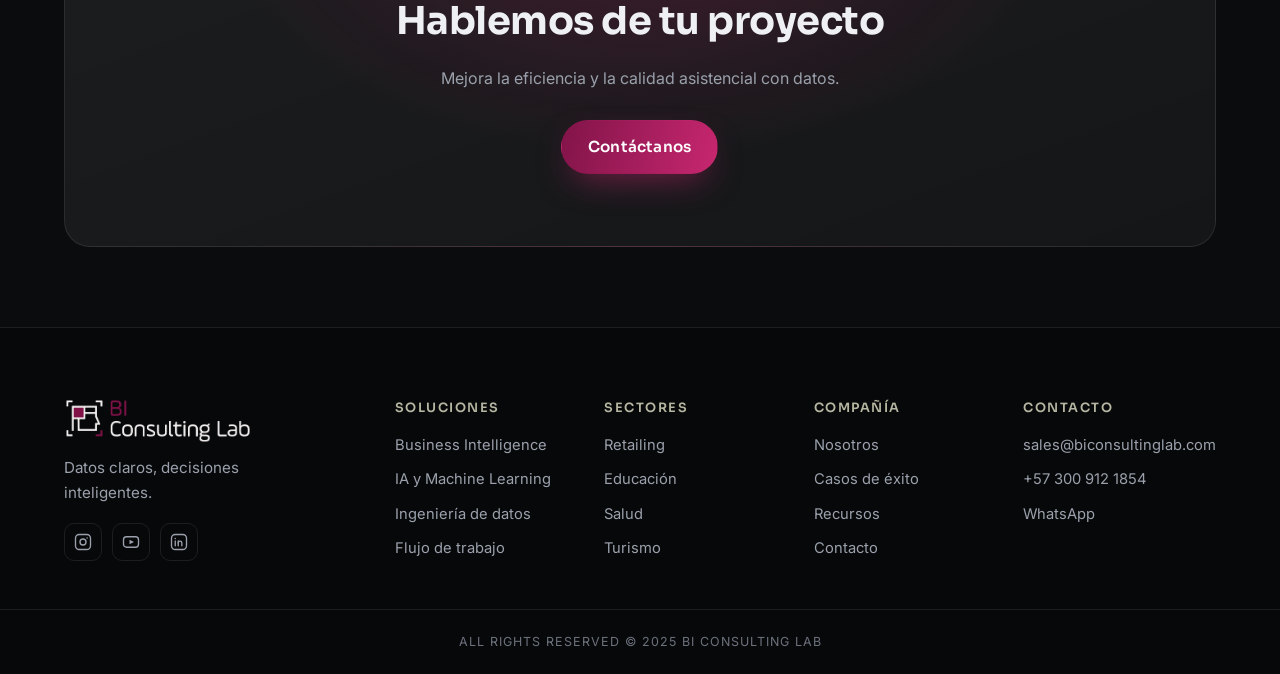
<file: sector-salud.html>
<!DOCTYPE html>
<html lang="es">
<head>
<meta charset="UTF-8" />
<meta name="viewport" content="width=device-width, initial-scale=1.0" />
<title>Salud — BI Consulting Lab</title>
<meta name="description" content="Analítica e inteligencia artificial para instituciones de salud: eficiencia operativa, calidad asistencial y decisiones informadas." />
<meta name="theme-color" content="#0b0c0e" />
<link rel="icon" href="favicon.svg?v=20260604" type="image/svg+xml" />
<link rel="preconnect" href="https://fonts.googleapis.com" />
<link rel="preconnect" href="https://fonts.gstatic.com" crossorigin />
<link href="https://fonts.googleapis.com/css2?family=Sora:wght@400;500;600;700;800&family=Inter:wght@400;500;600&display=swap" rel="stylesheet" />
<link rel="stylesheet" href="styles.css?v=20260604" />
</head>
<body>
<div id="site-header"></div>
<main>
  <section class="page-hero">
    <div class="page-hero__mesh" aria-hidden="true"></div>
    <div class="page-hero__grid" aria-hidden="true"></div>
    <div class="wrap">
      <nav class="crumbs reveal" aria-label="Ruta de navegación"><a href="index.html">Inicio</a><span>/</span><span>Soluciones</span><span>/</span><span>Sectores</span><span>/</span><b>Salud</b></nav>
      <p class="kicker reveal">Sector</p>
      <h1 class="page-hero__title reveal">Salud</h1>
      <p class="page-hero__lead lead reveal">Analítica e inteligencia artificial para instituciones de salud: eficiencia operativa, calidad asistencial y decisiones informadas.</p>
      <div class="page-hero__cta reveal">
        <a href="index.html#contacto" class="btn btn--primary" data-magnetic>Solicita una propuesta</a>
        <a href="recursos.html" class="btn btn--ghost" data-magnetic>Ver recursos</a>
      </div>
    </div>
  </section>

  <section class="section">
    <div class="wrap">
      <div class="section__head">
        <p class="kicker reveal">En acción</p>
        <h2 class="h2 reveal">Mejor atención, guiada por datos</h2>
        <p class="lead reveal">La operación clínica y administrativa, optimizada para cuidar mejor. Pasa el cursor sobre el video.</p>
      </div>
      <figure class="neuro neuro--side reveal" style="--imgw:44%; --ar:1/1">
        <div class="neuro__frame">
          <video autoplay muted playsinline loop preload="metadata" poster="assets/img/salud-care.jpg?v=20260605">
            <source src="assets/salud-care.mp4?v=20260605" type="video/mp4" />
          </video>
        </div>
        <span class="neuro__origin" aria-hidden="true"></span>
        <svg class="neuro__wire" viewBox="0 0 124 20" aria-hidden="true">
          <polyline class="ln" points="6,10 118,10" />
          <circle class="nd" cx="6" cy="10" r="4" />
          <circle class="nd" cx="118" cy="10" r="4" />
        </svg>
        <div class="neuro__tip">
          <span class="neuro__tag">Salud</span>
          <h3>Cuidado guiado por datos</h3>
          <p>Optimizamos la operación y la calidad asistencial para que cada paciente reciba una mejor atención.</p>
        </div>
      </figure>
    </div>
  </section>

  <section class="section">
    <div class="wrap">
      <div class="section__head">
        <p class="kicker reveal">Aplicaciones</p>
        <h2 class="h2 reveal">Datos que cuidan</h2>
        <p class="lead reveal">Eficiencia operativa y mejores resultados para instituciones de salud.</p>
      </div>
      <div class="info-grid">
        <article class="card reveal" data-tilt><div class="card__glow"></div><div class="card__icon"><svg viewBox="0 0 24 24" fill="none" stroke="currentColor" stroke-width="1.7" stroke-linecap="round" stroke-linejoin="round"><path d="M20 6 9 17l-5-5"/></svg></div><h3 class="card__title">Eficiencia operativa</h3><p class="card__text">Optimiza agendas, recursos y tiempos de atención.</p></article>
        <article class="card reveal" data-tilt><div class="card__glow"></div><div class="card__icon"><svg viewBox="0 0 24 24" fill="none" stroke="currentColor" stroke-width="1.7" stroke-linecap="round" stroke-linejoin="round"><path d="M20 6 9 17l-5-5"/></svg></div><h3 class="card__title">Calidad asistencial</h3><p class="card__text">Indicadores clínicos y de servicio para mejorar resultados.</p></article>
        <article class="card reveal" data-tilt><div class="card__glow"></div><div class="card__icon"><svg viewBox="0 0 24 24" fill="none" stroke="currentColor" stroke-width="1.7" stroke-linecap="round" stroke-linejoin="round"><path d="M20 6 9 17l-5-5"/></svg></div><h3 class="card__title">Decisiones informadas</h3><p class="card__text">Datos administrativos y clínicos integrados para decidir mejor.</p></article>
      </div>
    </div>
  </section>

  <section class="section podcast">
    <div class="wrap">
      <div class="podcast__head reveal">
        <span class="podcast__watermark" aria-hidden="true">Podcast</span>
        <h2 class="podcast__title">Profundicemos en el sector salud</h2>
        <p class="podcast__sub">Cómo la analítica y la inteligencia artificial transforman la atención y la gestión en salud.</p>
      </div>
      <div class="podcast__video reveal">
        <button class="yt-facade" data-yt="okSTiSBG1BU" aria-label="Reproducir: la IA y los datos en el sector salud">
          <img src="assets/img/podcast-salud.jpg" alt="Inteligencia artificial y datos en el sector salud — Podcast de BI Consulting Lab" loading="lazy" />
          <span class="yt-facade__play" aria-hidden="true"><svg viewBox="0 0 24 24"><path d="M8 5v14l11-7z"/></svg></span>
        </button>
      </div>
      <div class="podcast__cta-wrap reveal">
        <a href="https://www.youtube.com/@biconsultinglab" target="_blank" rel="noopener" class="btn btn--primary" data-magnetic>Suscríbete a nuestro canal</a>
      </div>
    </div>
  </section>

  <section class="section">
    <div class="wrap">
      <div class="cta-band reveal">
        <h2>Hablemos de tu proyecto</h2>
        <p>Mejora la eficiencia y la calidad asistencial con datos.</p>
        <a href="index.html#contacto" class="btn btn--primary" data-magnetic>Contáctanos</a>
      </div>
    </div>
  </section>
</main>
<div id="site-footer"></div>
<script defer src="partials.js?v=20260604"></script>
<script defer src="main.js?v=20260604"></script>
</body>
</html>
</file>
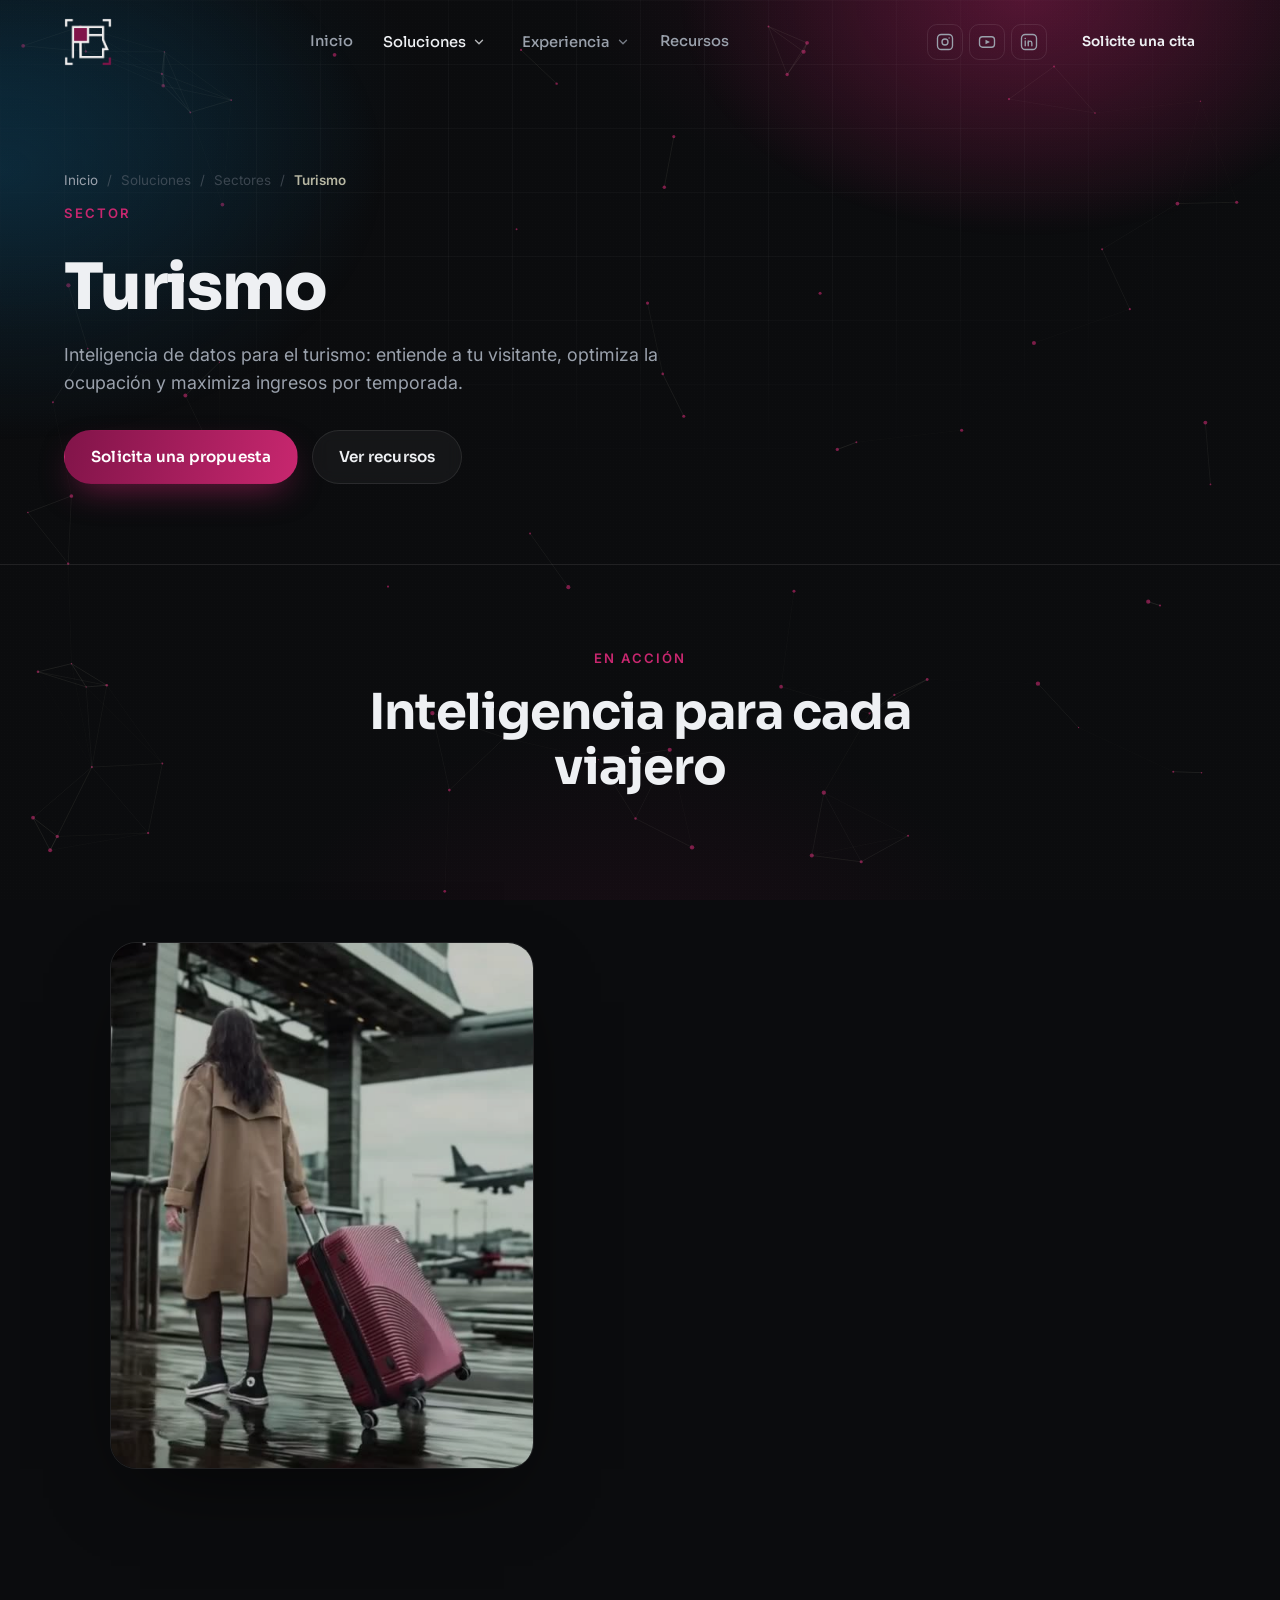
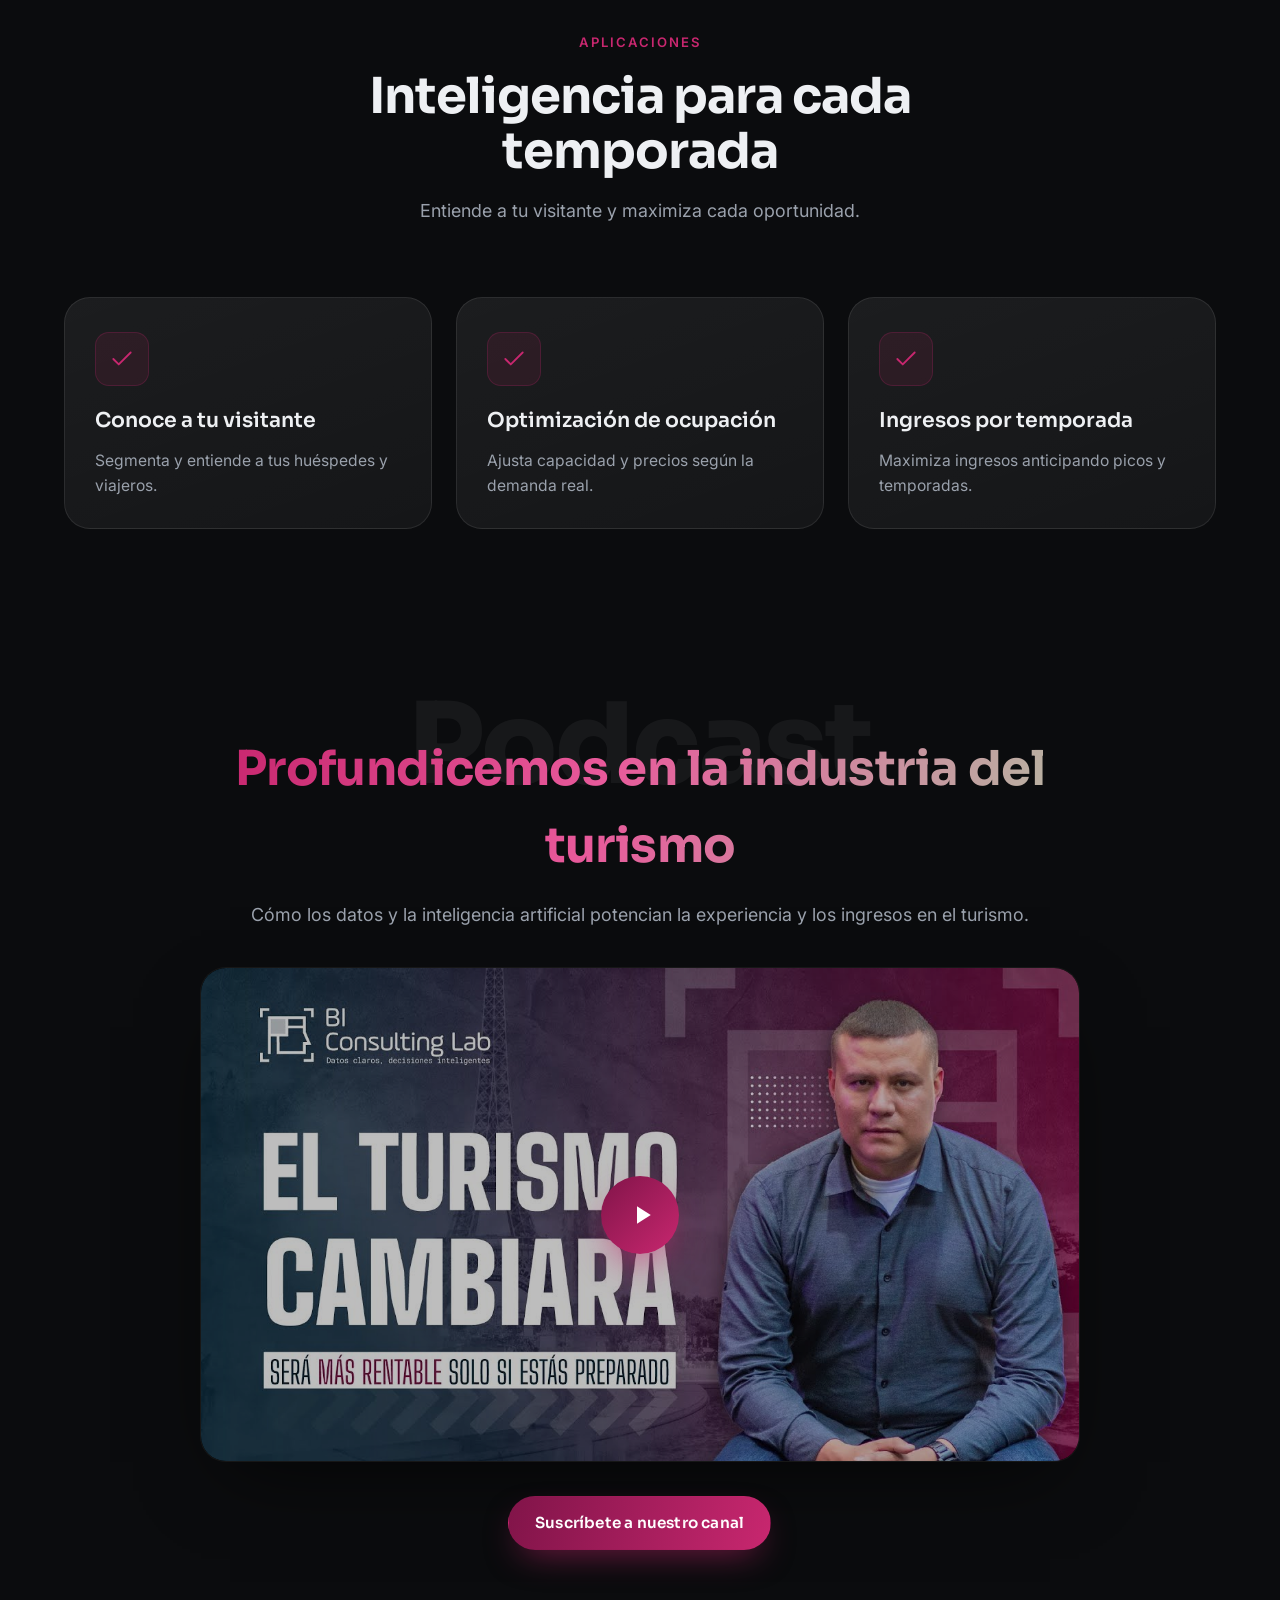
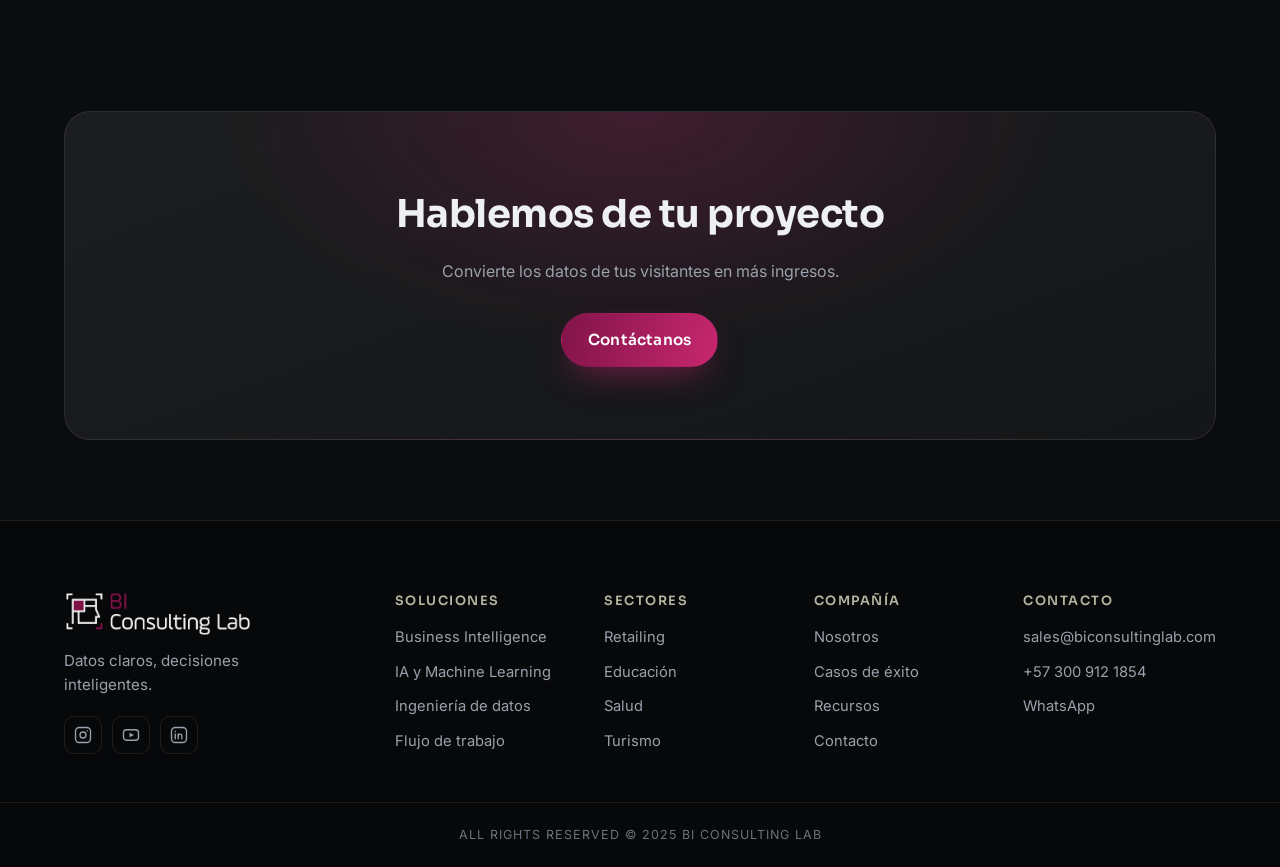
<file: sector-turismo.html>
<!DOCTYPE html>
<html lang="es">
<head>
<meta charset="UTF-8" />
<meta name="viewport" content="width=device-width, initial-scale=1.0" />
<title>Turismo — BI Consulting Lab</title>
<meta name="description" content="Inteligencia de datos para el turismo: entiende a tu visitante, optimiza la ocupación y maximiza ingresos por temporada." />
<meta name="theme-color" content="#0b0c0e" />
<link rel="icon" href="favicon.svg?v=20260604" type="image/svg+xml" />
<link rel="preconnect" href="https://fonts.googleapis.com" />
<link rel="preconnect" href="https://fonts.gstatic.com" crossorigin />
<link href="https://fonts.googleapis.com/css2?family=Sora:wght@400;500;600;700;800&family=Inter:wght@400;500;600&display=swap" rel="stylesheet" />
<link rel="stylesheet" href="styles.css?v=20260604" />
</head>
<body>
<div id="site-header"></div>
<main>
  <section class="page-hero">
    <div class="page-hero__mesh" aria-hidden="true"></div>
    <div class="page-hero__grid" aria-hidden="true"></div>
    <div class="wrap">
      <nav class="crumbs reveal" aria-label="Ruta de navegación"><a href="index.html">Inicio</a><span>/</span><span>Soluciones</span><span>/</span><span>Sectores</span><span>/</span><b>Turismo</b></nav>
      <p class="kicker reveal">Sector</p>
      <h1 class="page-hero__title reveal">Turismo</h1>
      <p class="page-hero__lead lead reveal">Inteligencia de datos para el turismo: entiende a tu visitante, optimiza la ocupación y maximiza ingresos por temporada.</p>
      <div class="page-hero__cta reveal">
        <a href="index.html#contacto" class="btn btn--primary" data-magnetic>Solicita una propuesta</a>
        <a href="recursos.html" class="btn btn--ghost" data-magnetic>Ver recursos</a>
      </div>
    </div>
  </section>

  <section class="section">
    <div class="wrap">
      <div class="section__head">
        <p class="kicker reveal">En acción</p>
        <h2 class="h2 reveal">Inteligencia para cada viajero</h2>
        <p class="lead reveal">Cada visitante deja datos que se convierten en mejores decisiones. Pasa el cursor sobre el video.</p>
      </div>
      <figure class="neuro neuro--side reveal" style="--imgw:40%; --ar:540/672">
        <div class="neuro__frame">
          <video autoplay muted playsinline loop preload="metadata" poster="assets/img/turismo-travel.jpg?v=20260605">
            <source src="assets/turismo-travel.mp4?v=20260605" type="video/mp4" />
          </video>
        </div>
        <span class="neuro__origin" aria-hidden="true"></span>
        <svg class="neuro__wire" viewBox="0 0 124 20" aria-hidden="true">
          <polyline class="ln" points="6,10 118,10" />
          <circle class="nd" cx="6" cy="10" r="4" />
          <circle class="nd" cx="118" cy="10" r="4" />
        </svg>
        <div class="neuro__tip">
          <span class="neuro__tag">Turismo</span>
          <h3>Inteligencia para cada viajero</h3>
          <p>Entendemos a tu visitante para optimizar la ocupación y maximizar los ingresos por temporada.</p>
        </div>
      </figure>
    </div>
  </section>

  <section class="section">
    <div class="wrap">
      <div class="section__head">
        <p class="kicker reveal">Aplicaciones</p>
        <h2 class="h2 reveal">Inteligencia para cada temporada</h2>
        <p class="lead reveal">Entiende a tu visitante y maximiza cada oportunidad.</p>
      </div>
      <div class="info-grid">
        <article class="card reveal" data-tilt><div class="card__glow"></div><div class="card__icon"><svg viewBox="0 0 24 24" fill="none" stroke="currentColor" stroke-width="1.7" stroke-linecap="round" stroke-linejoin="round"><path d="M20 6 9 17l-5-5"/></svg></div><h3 class="card__title">Conoce a tu visitante</h3><p class="card__text">Segmenta y entiende a tus huéspedes y viajeros.</p></article>
        <article class="card reveal" data-tilt><div class="card__glow"></div><div class="card__icon"><svg viewBox="0 0 24 24" fill="none" stroke="currentColor" stroke-width="1.7" stroke-linecap="round" stroke-linejoin="round"><path d="M20 6 9 17l-5-5"/></svg></div><h3 class="card__title">Optimización de ocupación</h3><p class="card__text">Ajusta capacidad y precios según la demanda real.</p></article>
        <article class="card reveal" data-tilt><div class="card__glow"></div><div class="card__icon"><svg viewBox="0 0 24 24" fill="none" stroke="currentColor" stroke-width="1.7" stroke-linecap="round" stroke-linejoin="round"><path d="M20 6 9 17l-5-5"/></svg></div><h3 class="card__title">Ingresos por temporada</h3><p class="card__text">Maximiza ingresos anticipando picos y temporadas.</p></article>
      </div>
    </div>
  </section>

  <section class="section podcast">
    <div class="wrap">
      <div class="podcast__head reveal">
        <span class="podcast__watermark" aria-hidden="true">Podcast</span>
        <h2 class="podcast__title">Profundicemos en la industria del turismo</h2>
        <p class="podcast__sub">Cómo los datos y la inteligencia artificial potencian la experiencia y los ingresos en el turismo.</p>
      </div>
      <div class="podcast__video reveal">
        <button class="yt-facade" data-yt="gwSlIVTz3h0" aria-label="Reproducir: la IA y los datos en el turismo">
          <img src="assets/img/podcast-turismo.jpg" alt="Inteligencia artificial y datos en el turismo — Podcast de BI Consulting Lab" loading="lazy" />
          <span class="yt-facade__play" aria-hidden="true"><svg viewBox="0 0 24 24"><path d="M8 5v14l11-7z"/></svg></span>
        </button>
      </div>
      <div class="podcast__cta-wrap reveal">
        <a href="https://www.youtube.com/@biconsultinglab" target="_blank" rel="noopener" class="btn btn--primary" data-magnetic>Suscríbete a nuestro canal</a>
      </div>
    </div>
  </section>

  <section class="section">
    <div class="wrap">
      <div class="cta-band reveal">
        <h2>Hablemos de tu proyecto</h2>
        <p>Convierte los datos de tus visitantes en más ingresos.</p>
        <a href="index.html#contacto" class="btn btn--primary" data-magnetic>Contáctanos</a>
      </div>
    </div>
  </section>
</main>
<div id="site-footer"></div>
<script defer src="partials.js?v=20260604"></script>
<script defer src="main.js?v=20260604"></script>
</body>
</html>
</file>
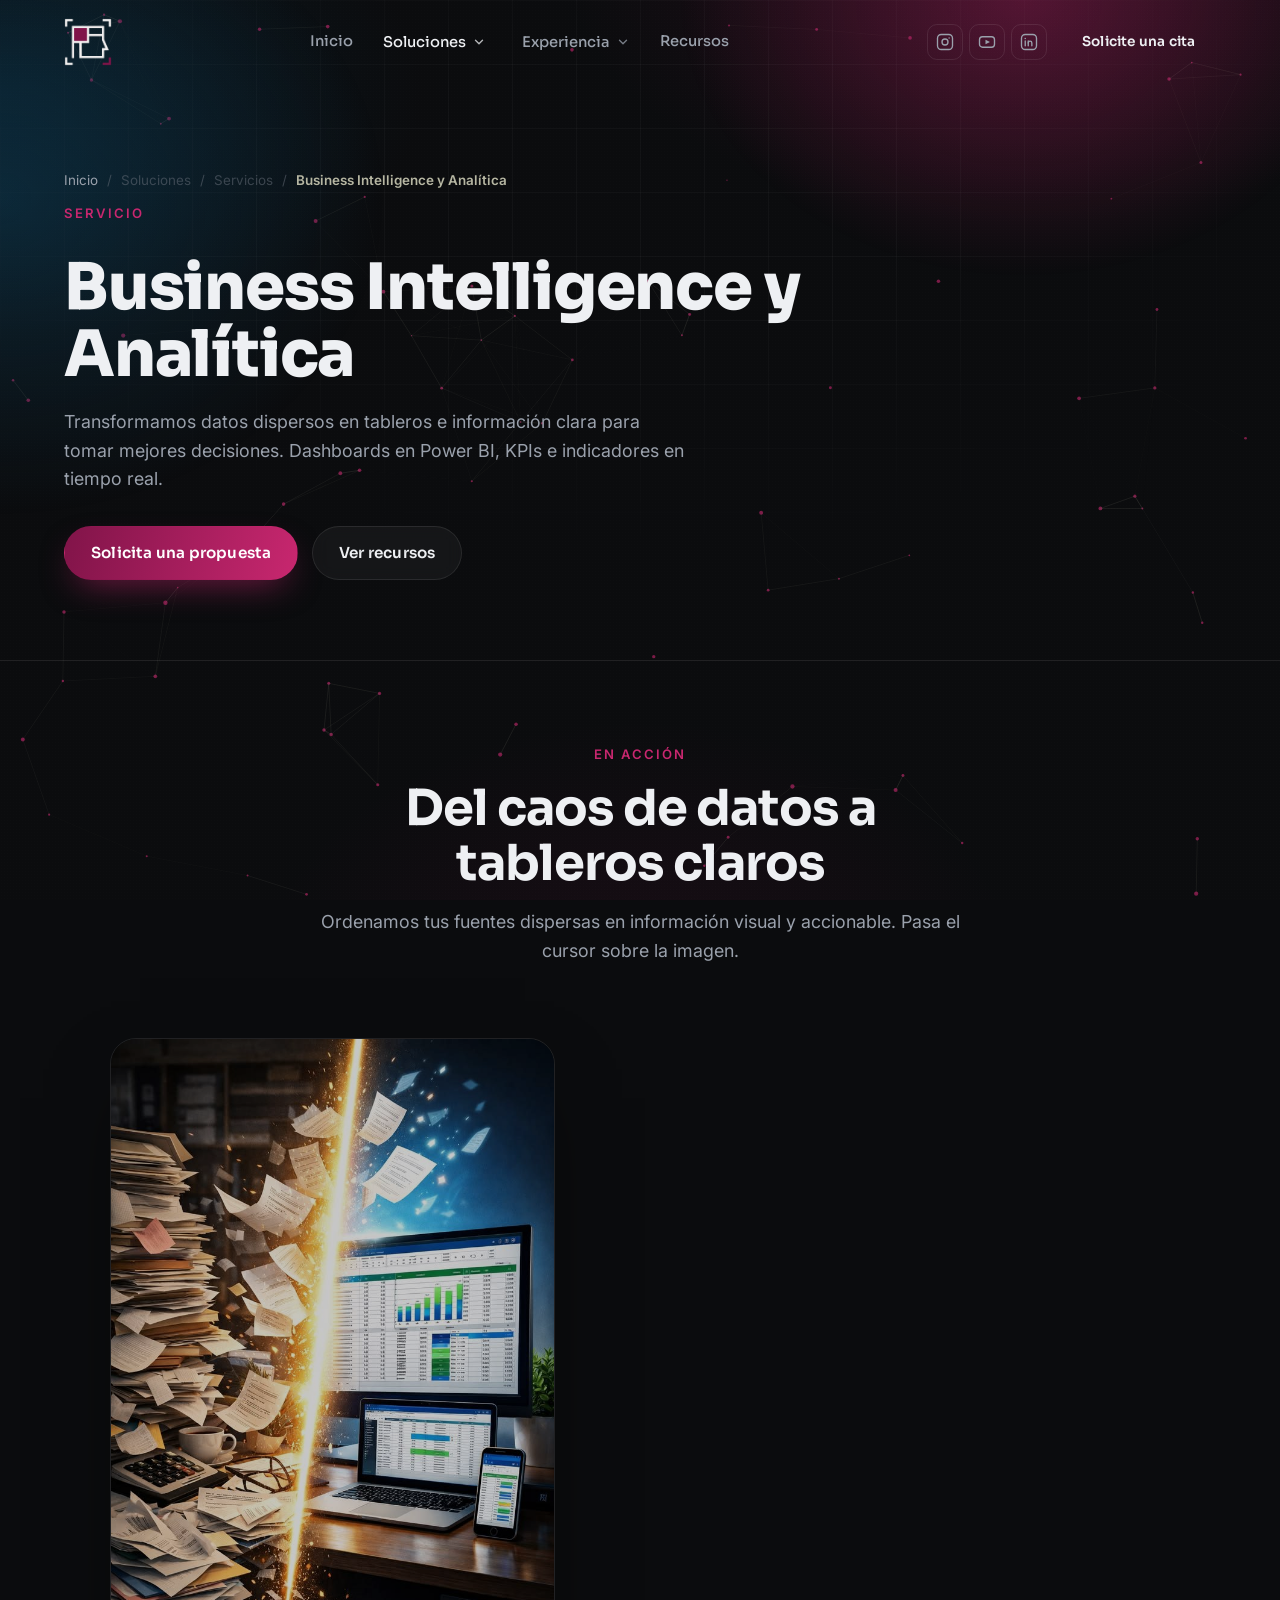
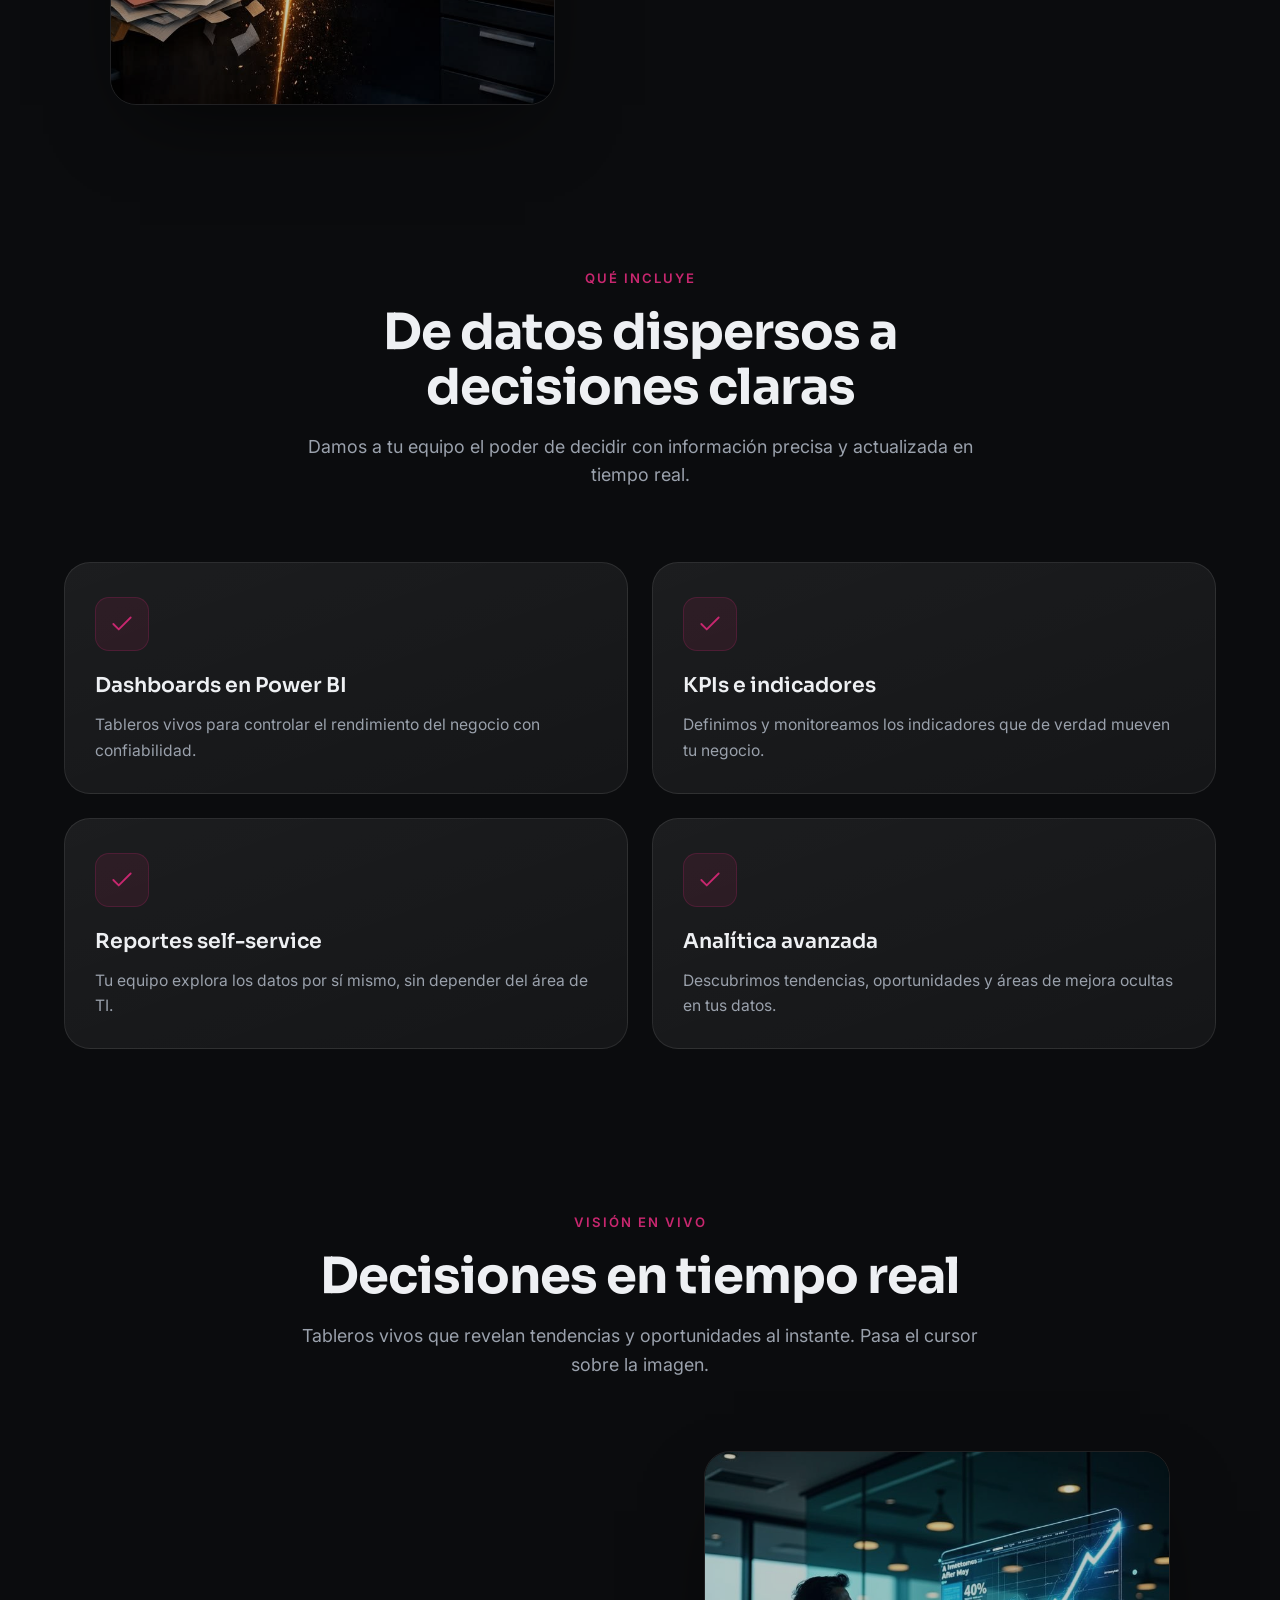
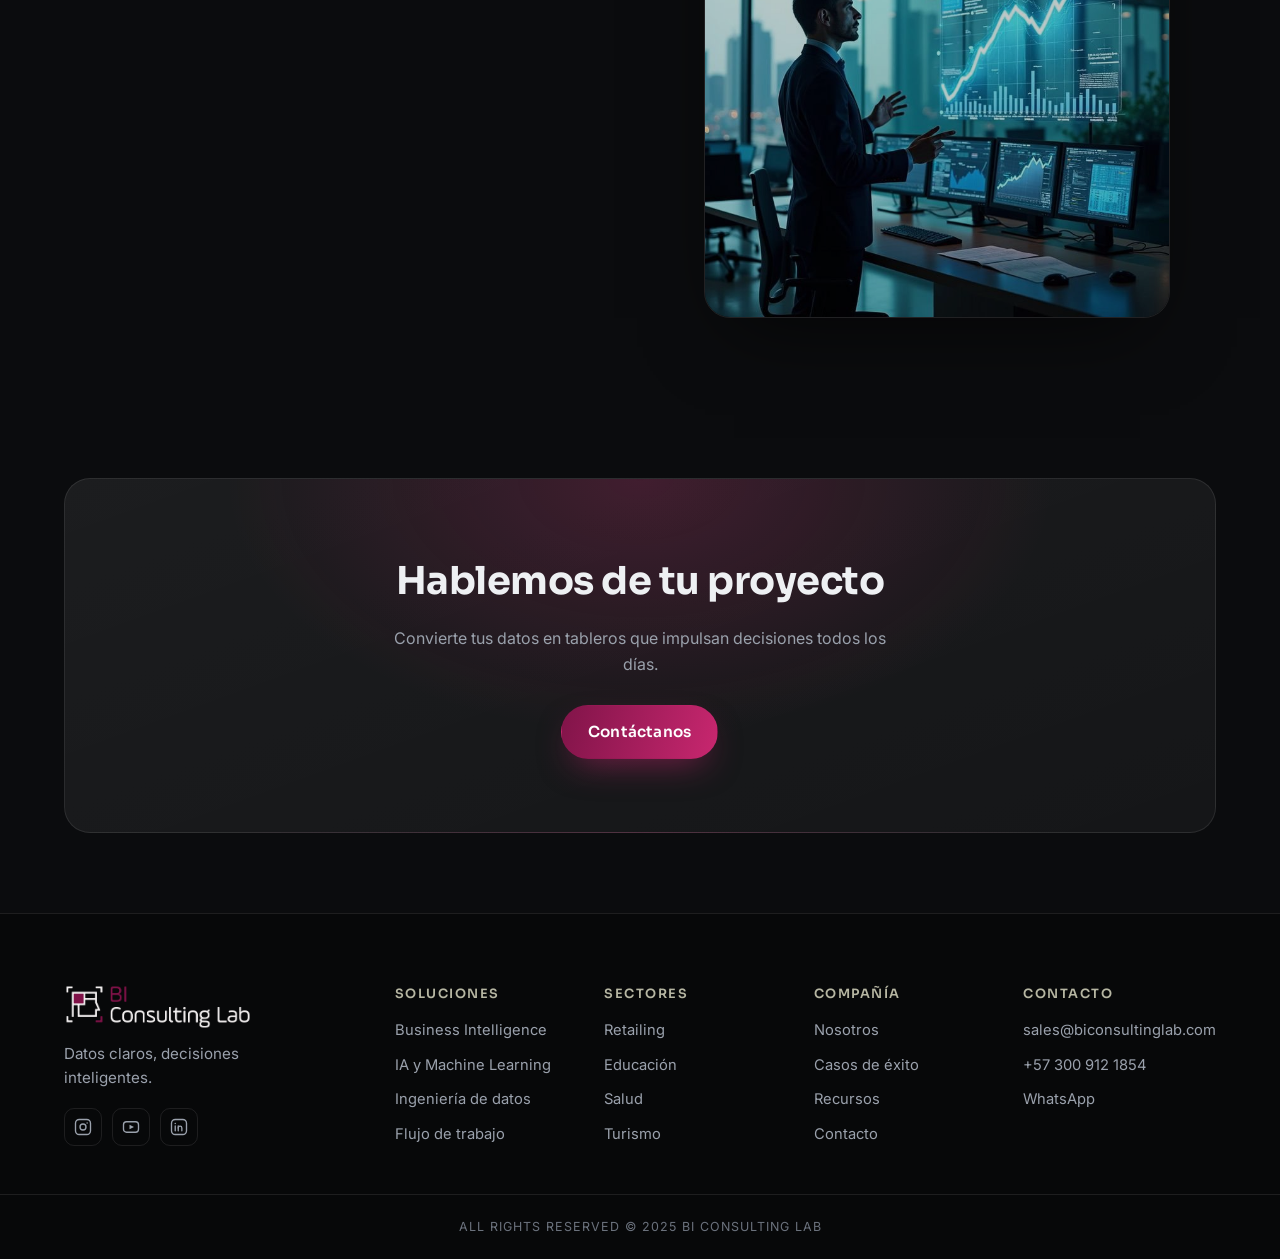
<file: servicio-business-intelligence.html>
<!DOCTYPE html>
<html lang="es">
<head>
<meta charset="UTF-8" />
<meta name="viewport" content="width=device-width, initial-scale=1.0" />
<title>Business Intelligence y Analítica — BI Consulting Lab</title>
<meta name="description" content="Dashboards en Power BI, KPIs e indicadores en tiempo real. Transformamos datos dispersos en información clara para decidir mejor." />
<meta name="theme-color" content="#0b0c0e" />
<link rel="icon" href="favicon.svg?v=20260604" type="image/svg+xml" />
<link rel="preconnect" href="https://fonts.googleapis.com" />
<link rel="preconnect" href="https://fonts.gstatic.com" crossorigin />
<link href="https://fonts.googleapis.com/css2?family=Sora:wght@400;500;600;700;800&family=Inter:wght@400;500;600&display=swap" rel="stylesheet" />
<link rel="stylesheet" href="styles.css?v=20260604" />
</head>
<body>
<div id="site-header"></div>
<main>
  <section class="page-hero">
    <div class="page-hero__mesh" aria-hidden="true"></div>
    <div class="page-hero__grid" aria-hidden="true"></div>
    <div class="wrap">
      <nav class="crumbs reveal" aria-label="Ruta de navegación"><a href="index.html">Inicio</a><span>/</span><span>Soluciones</span><span>/</span><span>Servicios</span><span>/</span><b>Business Intelligence y Analítica</b></nav>
      <p class="kicker reveal">Servicio</p>
      <h1 class="page-hero__title reveal">Business Intelligence y Analítica</h1>
      <p class="page-hero__lead lead reveal">Transformamos datos dispersos en tableros e información clara para tomar mejores decisiones. Dashboards en Power BI, KPIs e indicadores en tiempo real.</p>
      <div class="page-hero__cta reveal">
        <a href="index.html#contacto" class="btn btn--primary" data-magnetic>Solicita una propuesta</a>
        <a href="recursos.html" class="btn btn--ghost" data-magnetic>Ver recursos</a>
      </div>
    </div>
  </section>

  <section class="section">
    <div class="wrap">
      <div class="section__head">
        <p class="kicker reveal">En acción</p>
        <h2 class="h2 reveal">Del caos de datos a tableros claros</h2>
        <p class="lead reveal">Ordenamos tus fuentes dispersas en información visual y accionable. Pasa el cursor sobre la imagen.</p>
      </div>
      <figure class="neuro neuro--side reveal" style="--imgw:42%; --ar:2/3">
        <div class="neuro__frame"><img src="assets/img/bi-analytics.jpg?v=20260604" alt="De documentos dispersos a hojas de cálculo y tableros ordenados" loading="lazy" /></div>
        <span class="neuro__origin" aria-hidden="true"></span>
        <svg class="neuro__wire" viewBox="0 0 124 20" aria-hidden="true">
          <polyline class="ln" points="6,10 118,10" />
          <circle class="nd" cx="6" cy="10" r="4" />
          <circle class="nd" cx="118" cy="10" r="4" />
        </svg>
        <div class="neuro__tip">
          <span class="neuro__tag">Analítica</span>
          <h3>De datos dispersos a tableros claros</h3>
          <p>Transformamos documentos y hojas sueltas en información organizada, visual y lista para decidir.</p>
        </div>
      </figure>
    </div>
  </section>

  <section class="section">
    <div class="wrap">
      <div class="section__head">
        <p class="kicker reveal">Qué incluye</p>
        <h2 class="h2 reveal">De datos dispersos a decisiones claras</h2>
        <p class="lead reveal">Damos a tu equipo el poder de decidir con información precisa y actualizada en tiempo real.</p>
      </div>
      <div class="info-grid cols-2">
        <article class="card reveal" data-tilt><div class="card__glow"></div><div class="card__icon"><svg viewBox="0 0 24 24" fill="none" stroke="currentColor" stroke-width="1.7" stroke-linecap="round" stroke-linejoin="round"><path d="M20 6 9 17l-5-5"/></svg></div><h3 class="card__title">Dashboards en Power BI</h3><p class="card__text">Tableros vivos para controlar el rendimiento del negocio con confiabilidad.</p></article>
        <article class="card reveal" data-tilt><div class="card__glow"></div><div class="card__icon"><svg viewBox="0 0 24 24" fill="none" stroke="currentColor" stroke-width="1.7" stroke-linecap="round" stroke-linejoin="round"><path d="M20 6 9 17l-5-5"/></svg></div><h3 class="card__title">KPIs e indicadores</h3><p class="card__text">Definimos y monitoreamos los indicadores que de verdad mueven tu negocio.</p></article>
        <article class="card reveal" data-tilt><div class="card__glow"></div><div class="card__icon"><svg viewBox="0 0 24 24" fill="none" stroke="currentColor" stroke-width="1.7" stroke-linecap="round" stroke-linejoin="round"><path d="M20 6 9 17l-5-5"/></svg></div><h3 class="card__title">Reportes self-service</h3><p class="card__text">Tu equipo explora los datos por sí mismo, sin depender del área de TI.</p></article>
        <article class="card reveal" data-tilt><div class="card__glow"></div><div class="card__icon"><svg viewBox="0 0 24 24" fill="none" stroke="currentColor" stroke-width="1.7" stroke-linecap="round" stroke-linejoin="round"><path d="M20 6 9 17l-5-5"/></svg></div><h3 class="card__title">Analítica avanzada</h3><p class="card__text">Descubrimos tendencias, oportunidades y áreas de mejora ocultas en tus datos.</p></article>
      </div>
    </div>
  </section>

  <section class="section">
    <div class="wrap">
      <div class="section__head">
        <p class="kicker reveal">Visión en vivo</p>
        <h2 class="h2 reveal">Decisiones en tiempo real</h2>
        <p class="lead reveal">Tableros vivos que revelan tendencias y oportunidades al instante. Pasa el cursor sobre la imagen.</p>
      </div>
      <figure class="neuro neuro--side-right reveal" style="--imgw:44%; --ar:1/1">
        <div class="neuro__frame"><img src="assets/img/bi-dashboards.jpg?v=20260604" alt="Ejecutivo analizando un dashboard con tendencias en tiempo real" loading="lazy" /></div>
        <span class="neuro__origin" aria-hidden="true"></span>
        <svg class="neuro__wire" viewBox="0 0 124 20" aria-hidden="true">
          <polyline class="ln" points="118,10 6,10" />
          <circle class="nd" cx="118" cy="10" r="4" />
          <circle class="nd" cx="6" cy="10" r="4" />
        </svg>
        <div class="neuro__tip">
          <span class="neuro__tag">Dashboards</span>
          <h3>Decisiones en tiempo real</h3>
          <p>Dashboards en Power BI con KPIs e indicadores que revelan tendencias y oportunidades al instante.</p>
        </div>
      </figure>
    </div>
  </section>

  <section class="section">
    <div class="wrap">
      <div class="cta-band reveal">
        <h2>Hablemos de tu proyecto</h2>
        <p>Convierte tus datos en tableros que impulsan decisiones todos los días.</p>
        <a href="index.html#contacto" class="btn btn--primary" data-magnetic>Contáctanos</a>
      </div>
    </div>
  </section>
</main>
<div id="site-footer"></div>
<script defer src="partials.js?v=20260604"></script>
<script defer src="main.js?v=20260604"></script>
</body>
</html>
</file>
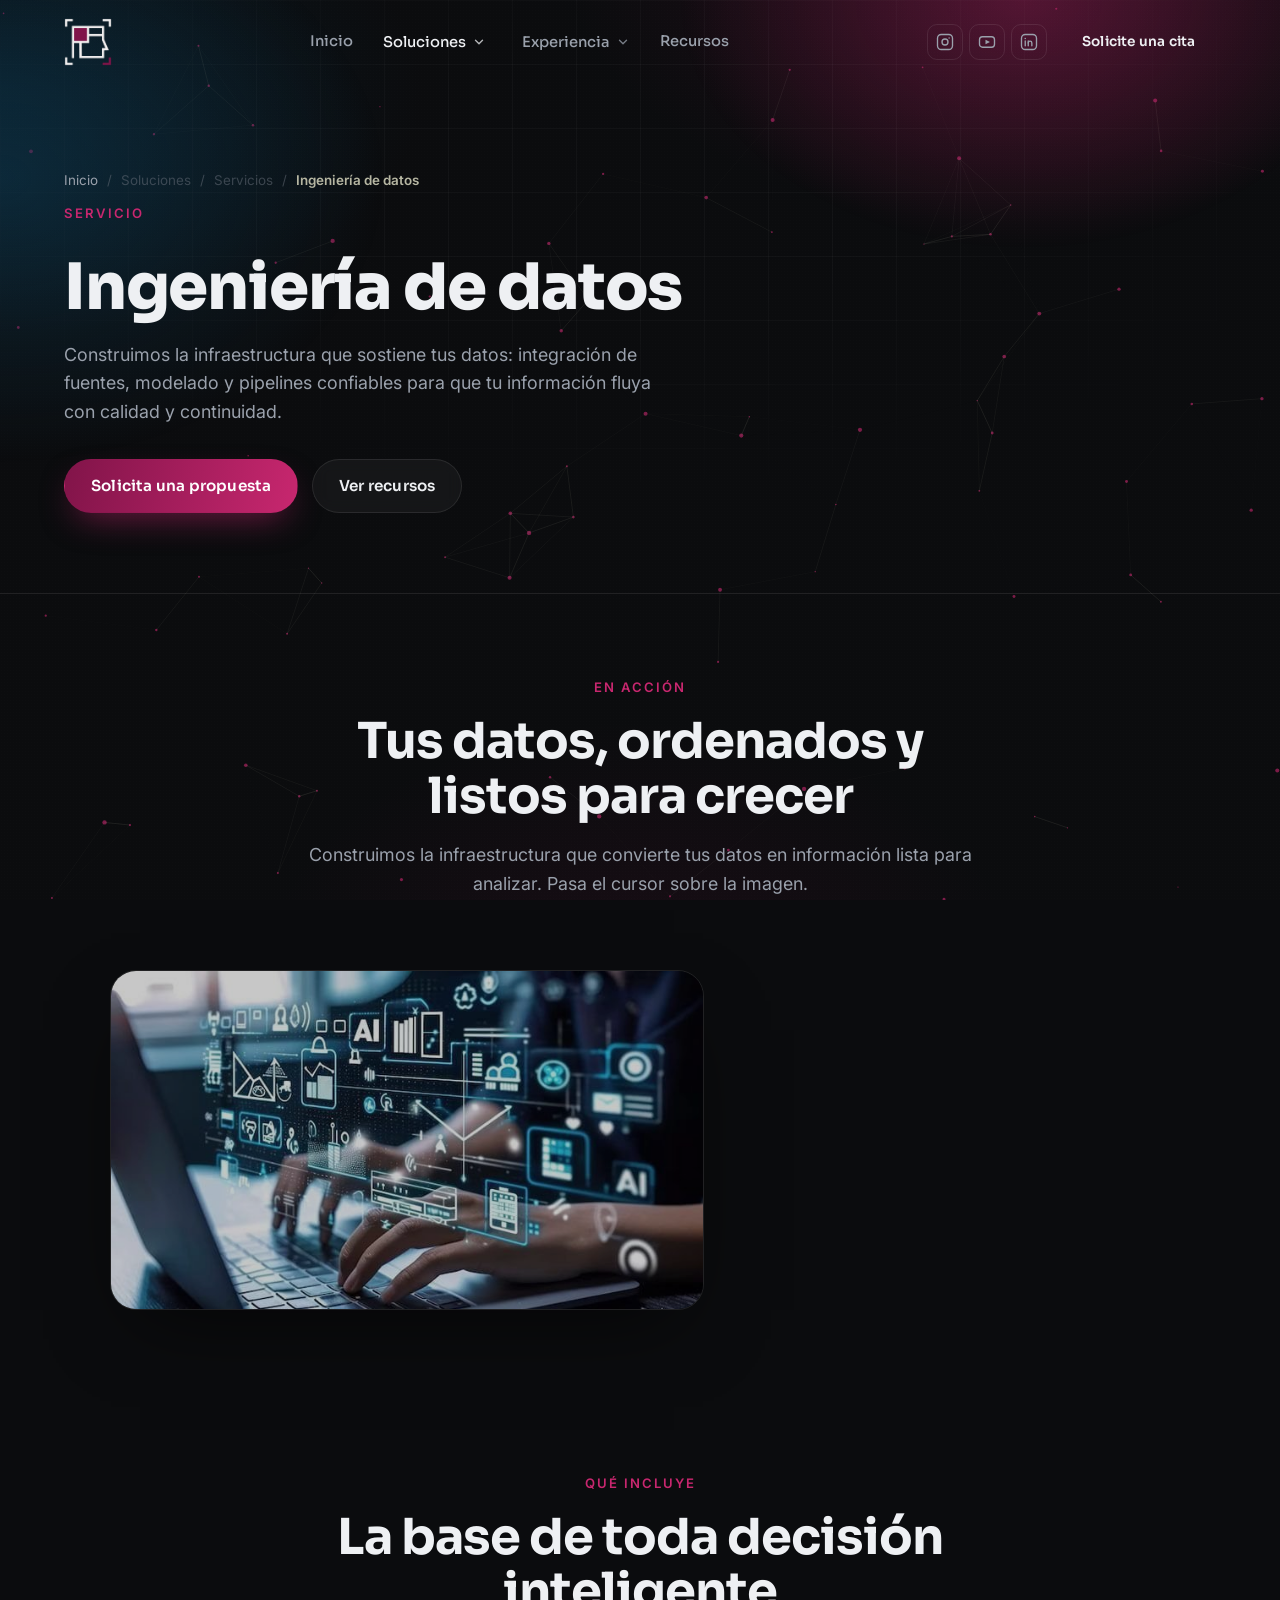
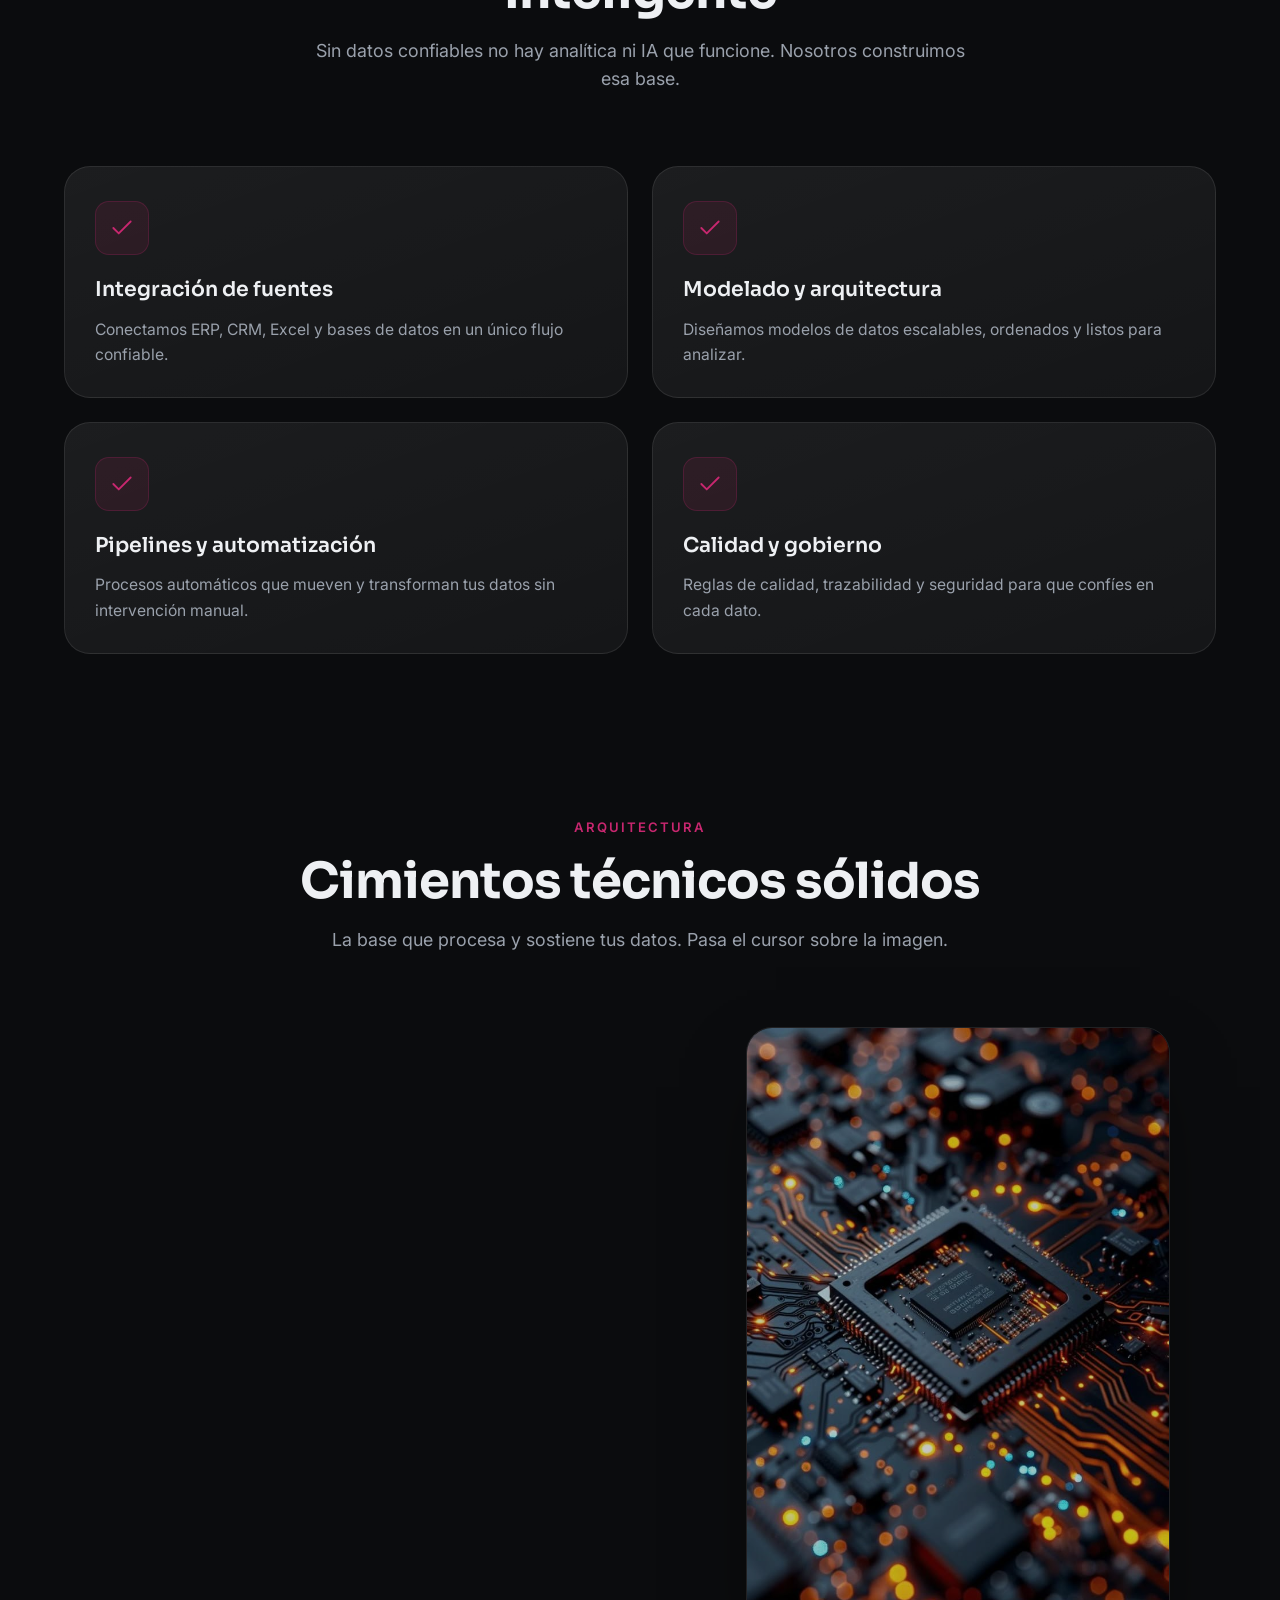
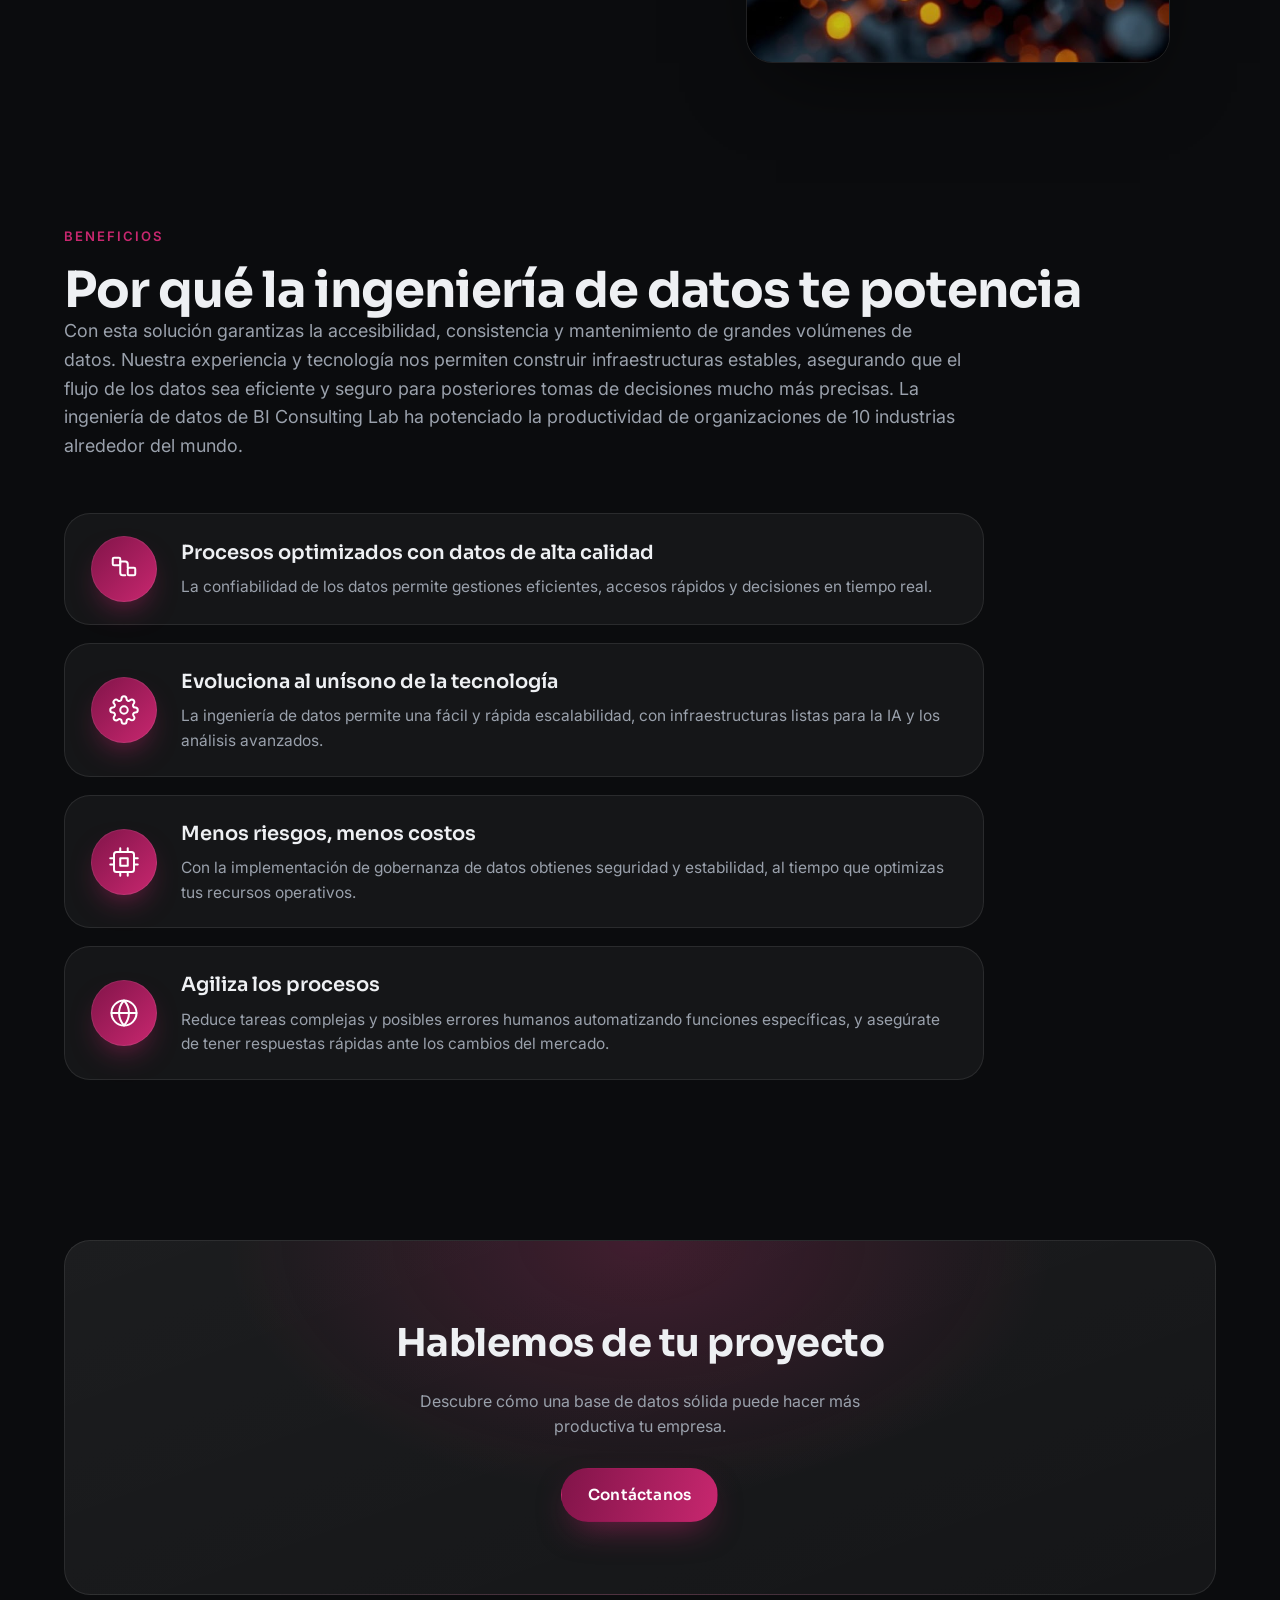
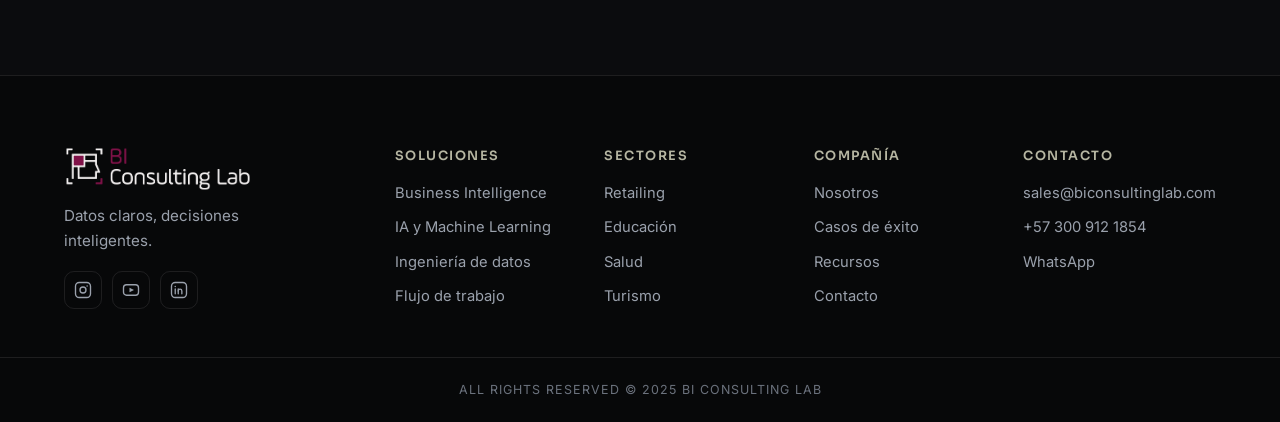
<file: servicio-ingenieria-de-datos.html>
<!DOCTYPE html>
<html lang="es">
<head>
<meta charset="UTF-8" />
<meta name="viewport" content="width=device-width, initial-scale=1.0" />
<title>Ingeniería de datos — BI Consulting Lab</title>
<meta name="description" content="Integración de fuentes, modelado y pipelines confiables para que tu información fluya con calidad y continuidad." />
<meta name="theme-color" content="#0b0c0e" />
<link rel="icon" href="favicon.svg?v=20260604" type="image/svg+xml" />
<link rel="preconnect" href="https://fonts.googleapis.com" />
<link rel="preconnect" href="https://fonts.gstatic.com" crossorigin />
<link href="https://fonts.googleapis.com/css2?family=Sora:wght@400;500;600;700;800&family=Inter:wght@400;500;600&display=swap" rel="stylesheet" />
<link rel="stylesheet" href="styles.css?v=20260604" />
</head>
<body>
<div id="site-header"></div>
<main>
  <section class="page-hero">
    <div class="page-hero__mesh" aria-hidden="true"></div>
    <div class="page-hero__grid" aria-hidden="true"></div>
    <div class="wrap">
      <nav class="crumbs reveal" aria-label="Ruta de navegación"><a href="index.html">Inicio</a><span>/</span><span>Soluciones</span><span>/</span><span>Servicios</span><span>/</span><b>Ingeniería de datos</b></nav>
      <p class="kicker reveal">Servicio</p>
      <h1 class="page-hero__title reveal">Ingeniería de datos</h1>
      <p class="page-hero__lead lead reveal">Construimos la infraestructura que sostiene tus datos: integración de fuentes, modelado y pipelines confiables para que tu información fluya con calidad y continuidad.</p>
      <div class="page-hero__cta reveal">
        <a href="index.html#contacto" class="btn btn--primary" data-magnetic>Solicita una propuesta</a>
        <a href="recursos.html" class="btn btn--ghost" data-magnetic>Ver recursos</a>
      </div>
    </div>
  </section>

  <section class="section">
    <div class="wrap">
      <div class="section__head">
        <p class="kicker reveal">En acción</p>
        <h2 class="h2 reveal">Tus datos, ordenados y listos para crecer</h2>
        <p class="lead reveal">Construimos la infraestructura que convierte tus datos en información lista para analizar. Pasa el cursor sobre la imagen.</p>
      </div>
      <figure class="neuro neuro--side reveal">
        <div class="neuro__frame"><img src="assets/img/id-infra.jpg?v=20260605" alt="Persona trabajando con datos, analítica e inteligencia artificial" loading="lazy" /></div>
        <span class="neuro__origin" aria-hidden="true"></span>
        <svg class="neuro__wire" viewBox="0 0 124 20" aria-hidden="true">
          <polyline class="ln" points="6,10 118,10" />
          <circle class="nd" cx="6" cy="10" r="4" />
          <circle class="nd" cx="118" cy="10" r="4" />
        </svg>
        <div class="neuro__tip">
          <span class="neuro__tag">Infraestructura</span>
          <h3>Pipelines e infraestructura analítica</h3>
          <p>Construimos los flujos que mueven y transforman tus datos hasta convertirlos en información confiable, lista para analizar.</p>
        </div>
      </figure>
    </div>
  </section>

  <section class="section">
    <div class="wrap">
      <div class="section__head">
        <p class="kicker reveal">Qué incluye</p>
        <h2 class="h2 reveal">La base de toda decisión inteligente</h2>
        <p class="lead reveal">Sin datos confiables no hay analítica ni IA que funcione. Nosotros construimos esa base.</p>
      </div>
      <div class="info-grid cols-2">
        <article class="card reveal" data-tilt><div class="card__glow"></div><div class="card__icon"><svg viewBox="0 0 24 24" fill="none" stroke="currentColor" stroke-width="1.7" stroke-linecap="round" stroke-linejoin="round"><path d="M20 6 9 17l-5-5"/></svg></div><h3 class="card__title">Integración de fuentes</h3><p class="card__text">Conectamos ERP, CRM, Excel y bases de datos en un único flujo confiable.</p></article>
        <article class="card reveal" data-tilt><div class="card__glow"></div><div class="card__icon"><svg viewBox="0 0 24 24" fill="none" stroke="currentColor" stroke-width="1.7" stroke-linecap="round" stroke-linejoin="round"><path d="M20 6 9 17l-5-5"/></svg></div><h3 class="card__title">Modelado y arquitectura</h3><p class="card__text">Diseñamos modelos de datos escalables, ordenados y listos para analizar.</p></article>
        <article class="card reveal" data-tilt><div class="card__glow"></div><div class="card__icon"><svg viewBox="0 0 24 24" fill="none" stroke="currentColor" stroke-width="1.7" stroke-linecap="round" stroke-linejoin="round"><path d="M20 6 9 17l-5-5"/></svg></div><h3 class="card__title">Pipelines y automatización</h3><p class="card__text">Procesos automáticos que mueven y transforman tus datos sin intervención manual.</p></article>
        <article class="card reveal" data-tilt><div class="card__glow"></div><div class="card__icon"><svg viewBox="0 0 24 24" fill="none" stroke="currentColor" stroke-width="1.7" stroke-linecap="round" stroke-linejoin="round"><path d="M20 6 9 17l-5-5"/></svg></div><h3 class="card__title">Calidad y gobierno</h3><p class="card__text">Reglas de calidad, trazabilidad y seguridad para que confíes en cada dato.</p></article>
      </div>
    </div>
  </section>

  <section class="section">
    <div class="wrap">
      <div class="section__head">
        <p class="kicker reveal">Arquitectura</p>
        <h2 class="h2 reveal">Cimientos técnicos sólidos</h2>
        <p class="lead reveal">La base que procesa y sostiene tus datos. Pasa el cursor sobre la imagen.</p>
      </div>
      <figure class="neuro neuro--side-right reveal">
        <div class="neuro__frame"><img src="assets/img/id-chip.jpg?v=20260604" alt="Circuito y microchip que representan la infraestructura de datos" loading="lazy" /></div>
        <span class="neuro__origin" aria-hidden="true"></span>
        <svg class="neuro__wire" viewBox="0 0 124 20" aria-hidden="true">
          <polyline class="ln" points="118,10 6,10" />
          <circle class="nd" cx="118" cy="10" r="4" />
          <circle class="nd" cx="6" cy="10" r="4" />
        </svg>
        <div class="neuro__tip">
          <span class="neuro__tag">Arquitectura</span>
          <h3>Arquitectura y cimientos de datos</h3>
          <p>Diseñamos la base técnica —modelado, almacenamiento y procesamiento— sobre la que viven y crecen tus datos.</p>
        </div>
      </figure>
    </div>
  </section>

  <section class="section">
    <div class="wrap">
      <p class="kicker reveal">Beneficios</p>
      <h2 class="h2 reveal">Por qué la ingeniería de datos te potencia</h2>
      <p class="lead lead--intro reveal">Con esta solución garantizas la accesibilidad, consistencia y mantenimiento de grandes volúmenes de datos. Nuestra experiencia y tecnología nos permiten construir infraestructuras estables, asegurando que el flujo de los datos sea eficiente y seguro para posteriores tomas de decisiones mucho más precisas. La ingeniería de datos de BI Consulting Lab ha potenciado la productividad de organizaciones de 10 industrias alrededor del mundo.</p>

      <div class="nodelist">
        <div class="nodeitem reveal">
          <span class="nodeitem__ico" aria-hidden="true">
            <svg viewBox="0 0 24 24" fill="none" stroke="currentColor" stroke-width="1.6" stroke-linecap="round" stroke-linejoin="round"><rect x="3" y="3" width="6" height="6" rx="1"/><path d="M9 6h4a2 2 0 0 1 2 2v3"/><rect x="15" y="11" width="6" height="6" rx="1"/><path d="M9 6v9a2 2 0 0 0 2 2h2"/></svg>
          </span>
          <div class="nodeitem__body">
            <h3>Procesos optimizados con datos de alta calidad</h3>
            <p>La confiabilidad de los datos permite gestiones eficientes, accesos rápidos y decisiones en tiempo real.</p>
          </div>
        </div>

        <div class="nodeitem reveal">
          <span class="nodeitem__ico" aria-hidden="true">
            <svg viewBox="0 0 24 24" fill="none" stroke="currentColor" stroke-width="1.6" stroke-linecap="round" stroke-linejoin="round"><circle cx="12" cy="12" r="3"/><path d="M19.4 15a1.65 1.65 0 0 0 .33 1.82l.06.06a2 2 0 1 1-2.83 2.83l-.06-.06a1.65 1.65 0 0 0-1.82-.33 1.65 1.65 0 0 0-1 1.51V21a2 2 0 0 1-4 0v-.09A1.65 1.65 0 0 0 9 19.4a1.65 1.65 0 0 0-1.82.33l-.06.06a2 2 0 1 1-2.83-2.83l.06-.06a1.65 1.65 0 0 0 .33-1.82 1.65 1.65 0 0 0-1.51-1H3a2 2 0 0 1 0-4h.09A1.65 1.65 0 0 0 4.6 9a1.65 1.65 0 0 0-.33-1.82l-.06-.06a2 2 0 1 1 2.83-2.83l.06.06a1.65 1.65 0 0 0 1.82.33H9a1.65 1.65 0 0 0 1-1.51V3a2 2 0 0 1 4 0v.09a1.65 1.65 0 0 0 1 1.51 1.65 1.65 0 0 0 1.82-.33l.06-.06a2 2 0 1 1 2.83 2.83l-.06.06a1.65 1.65 0 0 0-.33 1.82V9a1.65 1.65 0 0 0 1.51 1H21a2 2 0 0 1 0 4h-.09a1.65 1.65 0 0 0-1.51 1z"/></svg>
          </span>
          <div class="nodeitem__body">
            <h3>Evoluciona al unísono de la tecnología</h3>
            <p>La ingeniería de datos permite una fácil y rápida escalabilidad, con infraestructuras listas para la IA y los análisis avanzados.</p>
          </div>
        </div>

        <div class="nodeitem reveal">
          <span class="nodeitem__ico" aria-hidden="true">
            <svg viewBox="0 0 24 24" fill="none" stroke="currentColor" stroke-width="1.6" stroke-linecap="round" stroke-linejoin="round"><rect x="4" y="4" width="16" height="16" rx="2"/><rect x="9" y="9" width="6" height="6"/><path d="M9 1v3M15 1v3M9 20v3M15 20v3M20 9h3M20 14h3M1 9h3M1 14h3"/></svg>
          </span>
          <div class="nodeitem__body">
            <h3>Menos riesgos, menos costos</h3>
            <p>Con la implementación de gobernanza de datos obtienes seguridad y estabilidad, al tiempo que optimizas tus recursos operativos.</p>
          </div>
        </div>

        <div class="nodeitem reveal">
          <span class="nodeitem__ico" aria-hidden="true">
            <svg viewBox="0 0 24 24" fill="none" stroke="currentColor" stroke-width="1.6" stroke-linecap="round" stroke-linejoin="round"><circle cx="12" cy="12" r="10"/><path d="M2 12h20"/><path d="M12 2a15.3 15.3 0 0 1 4 10 15.3 15.3 0 0 1-4 10 15.3 15.3 0 0 1-4-10 15.3 15.3 0 0 1 4-10z"/></svg>
          </span>
          <div class="nodeitem__body">
            <h3>Agiliza los procesos</h3>
            <p>Reduce tareas complejas y posibles errores humanos automatizando funciones específicas, y asegúrate de tener respuestas rápidas ante los cambios del mercado.</p>
          </div>
        </div>
      </div>
    </div>
  </section>

  <section class="section">
    <div class="wrap">
      <div class="cta-band reveal">
        <h2>Hablemos de tu proyecto</h2>
        <p>Descubre cómo una base de datos sólida puede hacer más productiva tu empresa.</p>
        <a href="index.html#contacto" class="btn btn--primary" data-magnetic>Contáctanos</a>
      </div>
    </div>
  </section>
</main>
<div id="site-footer"></div>
<script defer src="partials.js?v=20260604"></script>
<script defer src="main.js?v=20260604"></script>
</body>
</html>
</file>
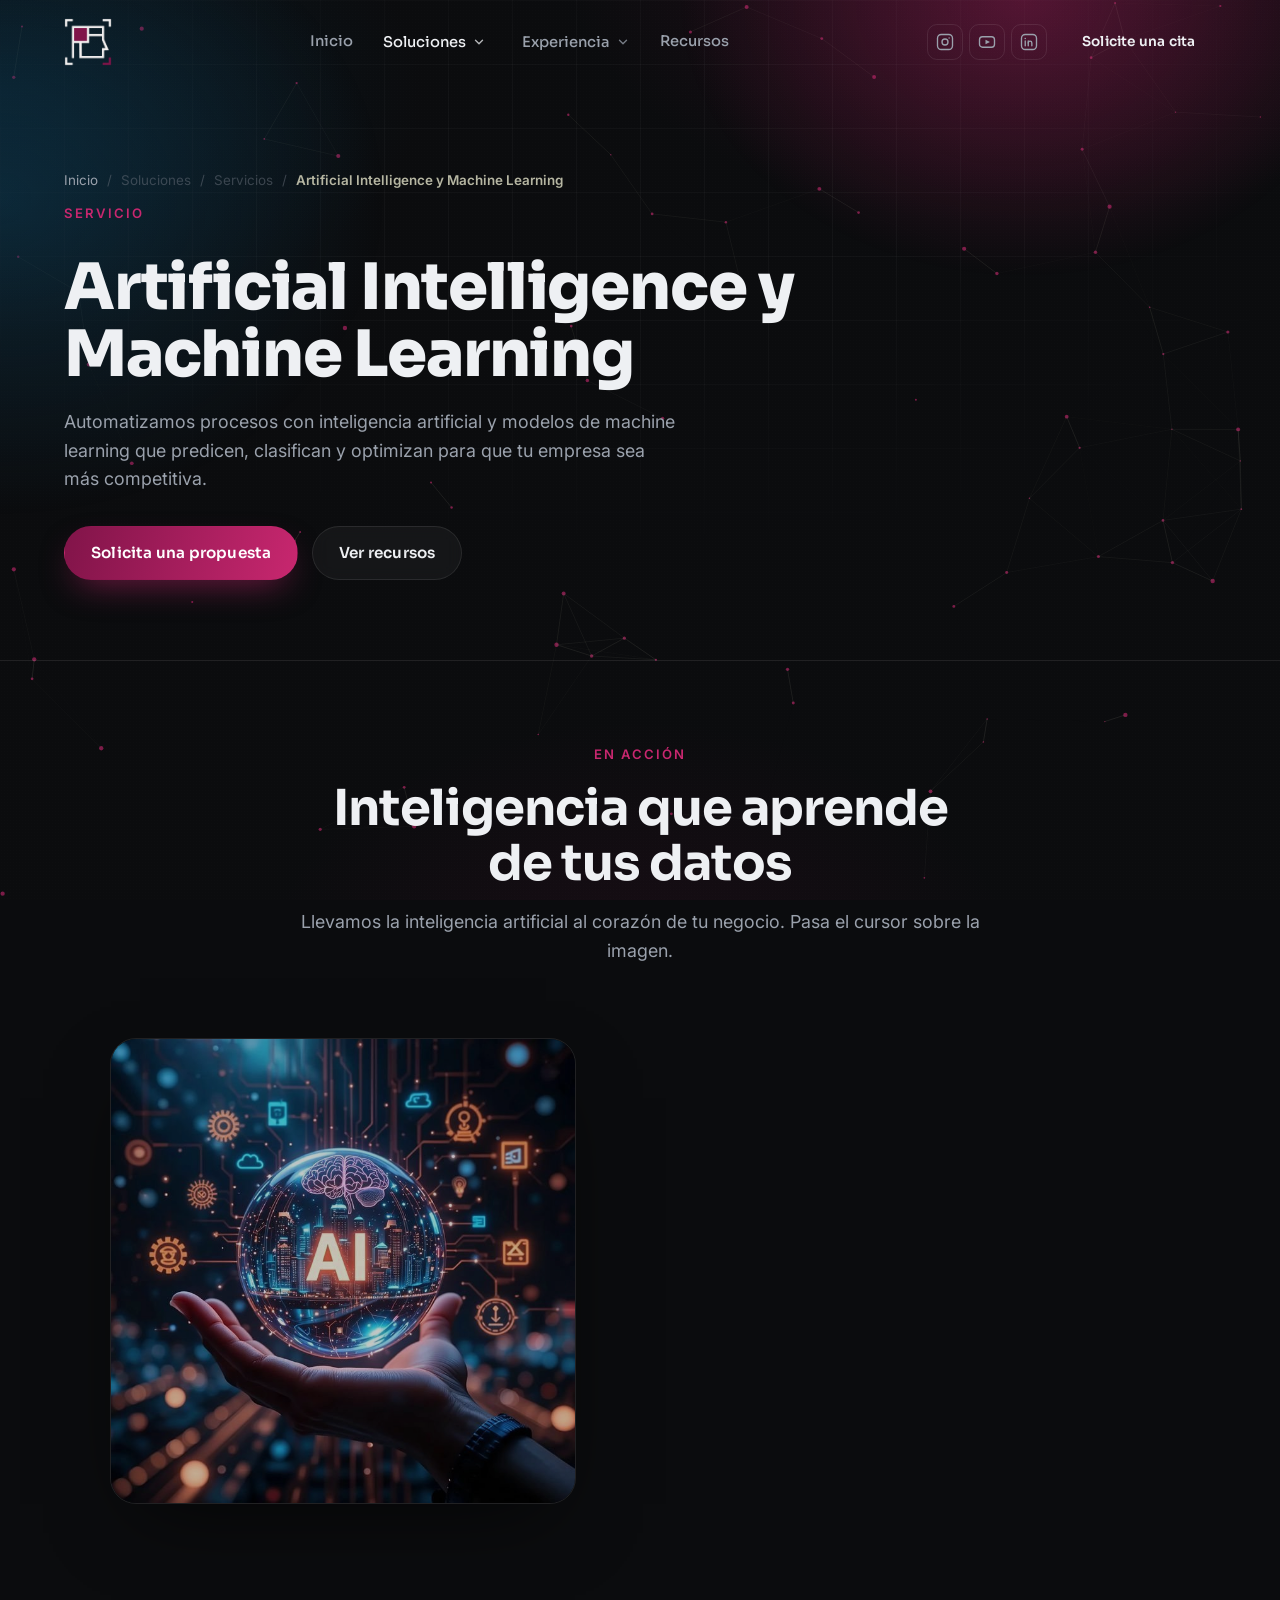
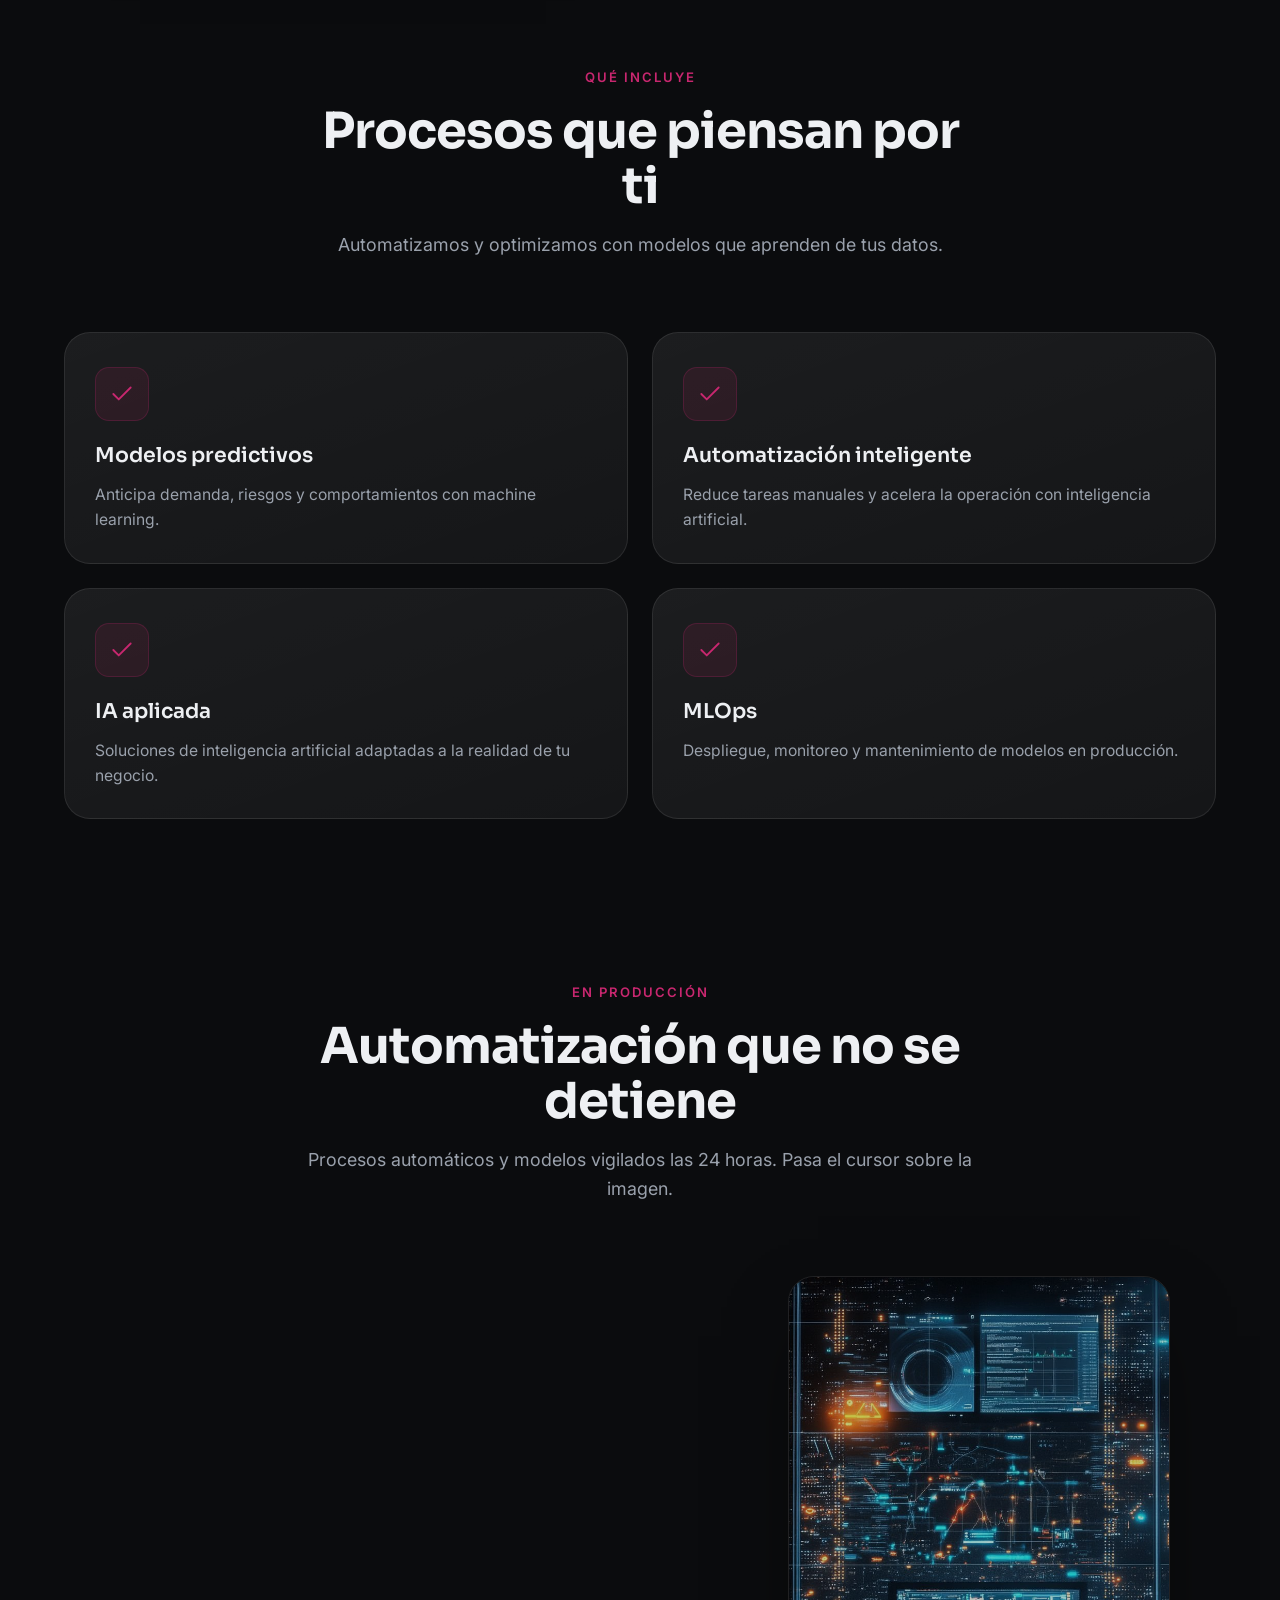
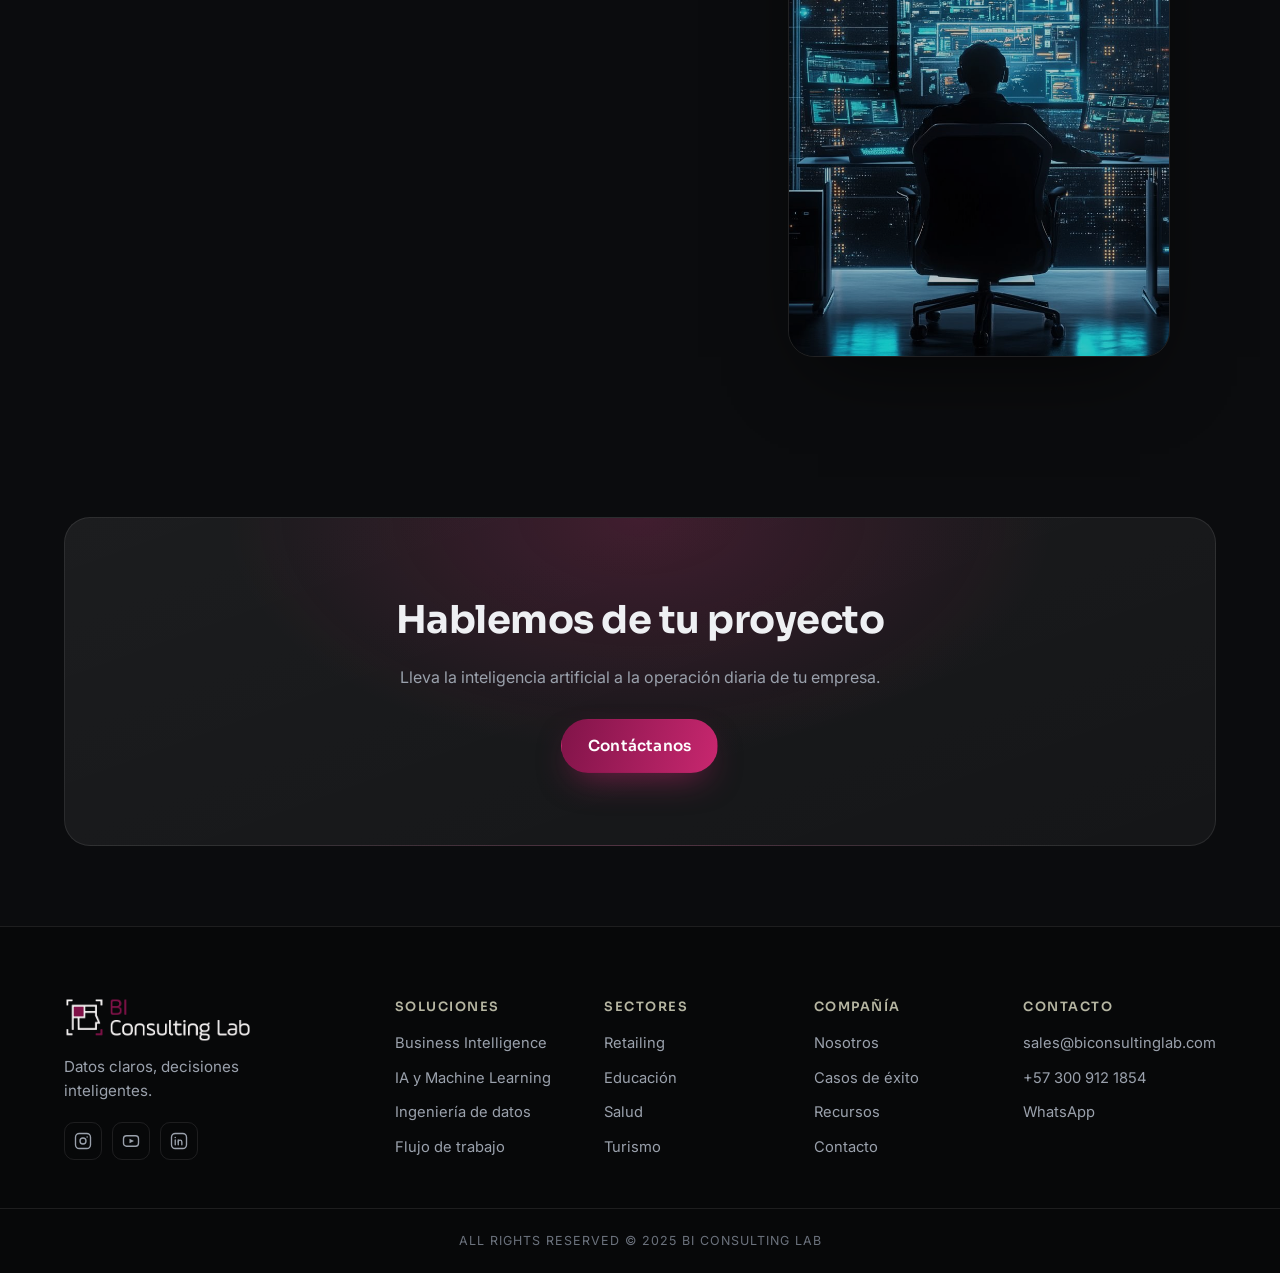
<file: servicio-inteligencia-artificial.html>
<!DOCTYPE html>
<html lang="es">
<head>
<meta charset="UTF-8" />
<meta name="viewport" content="width=device-width, initial-scale=1.0" />
<title>Artificial Intelligence y Machine Learning — BI Consulting Lab</title>
<meta name="description" content="Automatizamos procesos con inteligencia artificial y modelos de machine learning que predicen, clasifican y optimizan." />
<meta name="theme-color" content="#0b0c0e" />
<link rel="icon" href="favicon.svg?v=20260604" type="image/svg+xml" />
<link rel="preconnect" href="https://fonts.googleapis.com" />
<link rel="preconnect" href="https://fonts.gstatic.com" crossorigin />
<link href="https://fonts.googleapis.com/css2?family=Sora:wght@400;500;600;700;800&family=Inter:wght@400;500;600&display=swap" rel="stylesheet" />
<link rel="stylesheet" href="styles.css?v=20260604" />
</head>
<body>
<div id="site-header"></div>
<main>
  <section class="page-hero">
    <div class="page-hero__mesh" aria-hidden="true"></div>
    <div class="page-hero__grid" aria-hidden="true"></div>
    <div class="wrap">
      <nav class="crumbs reveal" aria-label="Ruta de navegación"><a href="index.html">Inicio</a><span>/</span><span>Soluciones</span><span>/</span><span>Servicios</span><span>/</span><b>Artificial Intelligence y Machine Learning</b></nav>
      <p class="kicker reveal">Servicio</p>
      <h1 class="page-hero__title reveal">Artificial Intelligence y Machine Learning</h1>
      <p class="page-hero__lead lead reveal">Automatizamos procesos con inteligencia artificial y modelos de machine learning que predicen, clasifican y optimizan para que tu empresa sea más competitiva.</p>
      <div class="page-hero__cta reveal">
        <a href="index.html#contacto" class="btn btn--primary" data-magnetic>Solicita una propuesta</a>
        <a href="recursos.html" class="btn btn--ghost" data-magnetic>Ver recursos</a>
      </div>
    </div>
  </section>

  <section class="section">
    <div class="wrap">
      <div class="section__head">
        <p class="kicker reveal">En acción</p>
        <h2 class="h2 reveal">Inteligencia que aprende de tus datos</h2>
        <p class="lead reveal">Llevamos la inteligencia artificial al corazón de tu negocio. Pasa el cursor sobre la imagen.</p>
      </div>
      <figure class="neuro neuro--side reveal" style="--imgw:44%; --ar:1/1">
        <div class="neuro__frame"><img src="assets/img/ai-brain.jpg?v=20260604" alt="Inteligencia artificial representada como un cerebro y una ciudad de datos" loading="lazy" /></div>
        <span class="neuro__origin" aria-hidden="true"></span>
        <svg class="neuro__wire" viewBox="0 0 124 20" aria-hidden="true">
          <polyline class="ln" points="6,10 118,10" />
          <circle class="nd" cx="6" cy="10" r="4" />
          <circle class="nd" cx="118" cy="10" r="4" />
        </svg>
        <div class="neuro__tip">
          <span class="neuro__tag">Inteligencia Artificial</span>
          <h3>Modelos que aprenden de tus datos</h3>
          <p>Inteligencia artificial y machine learning que predicen, clasifican y optimizan para hacer tu empresa más competitiva.</p>
        </div>
      </figure>
    </div>
  </section>

  <section class="section">
    <div class="wrap">
      <div class="section__head">
        <p class="kicker reveal">Qué incluye</p>
        <h2 class="h2 reveal">Procesos que piensan por ti</h2>
        <p class="lead reveal">Automatizamos y optimizamos con modelos que aprenden de tus datos.</p>
      </div>
      <div class="info-grid cols-2">
        <article class="card reveal" data-tilt><div class="card__glow"></div><div class="card__icon"><svg viewBox="0 0 24 24" fill="none" stroke="currentColor" stroke-width="1.7" stroke-linecap="round" stroke-linejoin="round"><path d="M20 6 9 17l-5-5"/></svg></div><h3 class="card__title">Modelos predictivos</h3><p class="card__text">Anticipa demanda, riesgos y comportamientos con machine learning.</p></article>
        <article class="card reveal" data-tilt><div class="card__glow"></div><div class="card__icon"><svg viewBox="0 0 24 24" fill="none" stroke="currentColor" stroke-width="1.7" stroke-linecap="round" stroke-linejoin="round"><path d="M20 6 9 17l-5-5"/></svg></div><h3 class="card__title">Automatización inteligente</h3><p class="card__text">Reduce tareas manuales y acelera la operación con inteligencia artificial.</p></article>
        <article class="card reveal" data-tilt><div class="card__glow"></div><div class="card__icon"><svg viewBox="0 0 24 24" fill="none" stroke="currentColor" stroke-width="1.7" stroke-linecap="round" stroke-linejoin="round"><path d="M20 6 9 17l-5-5"/></svg></div><h3 class="card__title">IA aplicada</h3><p class="card__text">Soluciones de inteligencia artificial adaptadas a la realidad de tu negocio.</p></article>
        <article class="card reveal" data-tilt><div class="card__glow"></div><div class="card__icon"><svg viewBox="0 0 24 24" fill="none" stroke="currentColor" stroke-width="1.7" stroke-linecap="round" stroke-linejoin="round"><path d="M20 6 9 17l-5-5"/></svg></div><h3 class="card__title">MLOps</h3><p class="card__text">Despliegue, monitoreo y mantenimiento de modelos en producción.</p></article>
      </div>
    </div>
  </section>

  <section class="section">
    <div class="wrap">
      <div class="section__head">
        <p class="kicker reveal">En producción</p>
        <h2 class="h2 reveal">Automatización que no se detiene</h2>
        <p class="lead reveal">Procesos automáticos y modelos vigilados las 24 horas. Pasa el cursor sobre la imagen.</p>
      </div>
      <figure class="neuro neuro--side-right reveal" style="--imgw:36%; --ar:736/1313">
        <div class="neuro__frame"><img src="assets/img/ai-automation.jpg?v=20260604" alt="Centro de comando monitoreando procesos automatizados con IA" loading="lazy" /></div>
        <span class="neuro__origin" aria-hidden="true"></span>
        <svg class="neuro__wire" viewBox="0 0 124 20" aria-hidden="true">
          <polyline class="ln" points="118,10 6,10" />
          <circle class="nd" cx="118" cy="10" r="4" />
          <circle class="nd" cx="6" cy="10" r="4" />
        </svg>
        <div class="neuro__tip">
          <span class="neuro__tag">Automatización</span>
          <h3>Automatización en producción</h3>
          <p>Automatizamos procesos y monitoreamos los modelos en producción (MLOps) para que la operación avance sin fricción.</p>
        </div>
      </figure>
    </div>
  </section>

  <section class="section">
    <div class="wrap">
      <div class="cta-band reveal">
        <h2>Hablemos de tu proyecto</h2>
        <p>Lleva la inteligencia artificial a la operación diaria de tu empresa.</p>
        <a href="index.html#contacto" class="btn btn--primary" data-magnetic>Contáctanos</a>
      </div>
    </div>
  </section>
</main>
<div id="site-footer"></div>
<script defer src="partials.js?v=20260604"></script>
<script defer src="main.js?v=20260604"></script>
</body>
</html>
</file>
<file: styles.css>
/* =========================================================
   BI CONSULTING LAB — Premium dark tech site
   Palette from brand book:
   wine #811449 · navy #092839 · taupe #b6b6a2 · mist #d7d7d7 · ink #161616
   ========================================================= */

:root{
  --ink:        #0b0c0e;
  --ink-2:      #101216;
  --ink-3:      #15181d;
  --wine:       #811449;
  --wine-soft:  #a31c5e;
  --wine-bright:#c8276f;
  --navy:       #092839;
  --navy-2:     #0e3a52;
  --taupe:      #b6b6a2;
  --mist:       #d7d7d7;
  --text:       #eef0f3;
  --muted:      #9aa1ac;
  --muted-2:    #6b727d;
  --line:       rgba(255,255,255,.09);
  --glass:      rgba(255,255,255,.045);
  --glass-2:    rgba(255,255,255,.07);
  --radius:     18px;
  --radius-lg:  26px;
  --maxw:       1200px;
  --ease:       cubic-bezier(.22,.61,.36,1);
  --shadow:     0 30px 80px -30px rgba(0,0,0,.7);
  font-synthesis: none;
}

*,*::before,*::after{ box-sizing:border-box; margin:0; padding:0; }

html{ scroll-behavior:smooth; -webkit-text-size-adjust:100%; }

body{
  font-family:"Inter", system-ui, -apple-system, Segoe UI, Roboto, sans-serif;
  background:var(--ink);
  color:var(--text);
  line-height:1.6;
  overflow-x:hidden;
  -webkit-font-smoothing:antialiased;
  text-rendering:optimizeLegibility;
}

/* ambient base gradient — subtle wine/navy aurora behind everything */
body::before{
  content:"";
  position:fixed; inset:0; z-index:-3;
  background:
    radial-gradient(60% 50% at 80% -5%, rgba(129,20,73,.22), transparent 60%),
    radial-gradient(55% 45% at 0% 10%, rgba(9,40,57,.5), transparent 60%),
    radial-gradient(50% 50% at 50% 110%, rgba(129,20,73,.12), transparent 60%),
    var(--ink);
}
/* site-wide neural-network background canvas */
.net-bg{
  position:fixed; inset:0; width:100%; height:100%;
  z-index:-2; pointer-events:none; opacity:.7;
}
body::after{
  content:"";
  position:fixed; inset:0; z-index:-1; pointer-events:none;
  background-image:radial-gradient(rgba(255,255,255,.025) 1px, transparent 1px);
  background-size:3px 3px; opacity:.5;
}

h1,h2,h3,.h2,.brand__text{ font-family:"Sora", system-ui, sans-serif; }

a{ color:inherit; text-decoration:none; }
img{ max-width:100%; display:block; }
::selection{ background:var(--wine); color:#fff; }

.wrap{ width:100%; max-width:var(--maxw); margin:0 auto; padding:0 24px; }

.grad{
  background:linear-gradient(105deg,var(--wine-bright) 0%, #e85a9b 35%, var(--taupe) 90%);
  -webkit-background-clip:text; background-clip:text; color:transparent;
}

/* ---------- BUTTONS ---------- */
.btn{
  --pad:14px 26px;
  position:relative; display:inline-flex; align-items:center; justify-content:center;
  gap:.5em; padding:var(--pad);
  font-family:"Sora",sans-serif; font-weight:600; font-size:.95rem; letter-spacing:.2px;
  border-radius:100px; border:1px solid transparent; cursor:pointer;
  transition:transform .35s var(--ease), box-shadow .35s var(--ease),
             background .35s var(--ease), border-color .35s var(--ease), color .35s var(--ease);
  will-change:transform; white-space:nowrap;
}
.btn--sm{ --pad:10px 20px; font-size:.85rem; }
.btn--full{ width:100%; }
.btn--primary{
  background:linear-gradient(105deg,var(--wine) 0%, var(--wine-bright) 100%);
  color:#fff; box-shadow:0 14px 34px -12px rgba(200,39,111,.6);
}
.btn--primary:hover{ transform:translateY(-3px); box-shadow:0 22px 46px -12px rgba(200,39,111,.75); }
.btn--ghost{ background:var(--glass); color:var(--text); border-color:var(--line); backdrop-filter:blur(8px); }
.btn--ghost:hover{ transform:translateY(-3px); border-color:rgba(255,255,255,.28); background:var(--glass-2); }

/* ---------- SPLASH ---------- */
.splash{
  position:fixed; inset:0; z-index:9999; overflow:hidden;
  display:flex; flex-direction:column; align-items:center; justify-content:center; gap:22px;
  background:var(--ink);
  animation:splashOut .8s var(--ease) 3s forwards; /* CSS safety net (~3s) */
}
.splash.is-done{ animation:splashOut .8s var(--ease) forwards; }
/* full-screen neural canvas (no box) */
.splash__canvas{ position:absolute; inset:0; width:100%; height:100%; display:block; }
.splash__center{ position:absolute; left:50%; bottom:13%; transform:translateX(-50%); z-index:2;
  display:flex; flex-direction:column; align-items:center; gap:16px; }
.splash__logo{ height:46px; width:auto; filter:drop-shadow(0 6px 24px rgba(0,0,0,.7));
  animation:splashLogoIn 1.1s var(--ease) .2s both; }
@keyframes splashLogoIn{ from{ opacity:0; transform:translateY(12px); } to{ opacity:1; transform:none; } }
@keyframes splashOut{ to{ opacity:0; visibility:hidden; } }
.splash__mark{
  font-family:"Sora",sans-serif; font-weight:800; font-size:clamp(2.4rem,7vw,4rem);
  display:flex; align-items:center; gap:.12em; letter-spacing:1px;
}
.splash__brk{ color:var(--wine-bright); animation:brkPulse 1.3s var(--ease) infinite alternate; }
.splash__brk:last-child{ animation-delay:.2s; }
@keyframes brkPulse{ from{ transform:translateY(0); opacity:.5;} to{ transform:translateY(-6px); opacity:1;} }
.splash__txt{ color:var(--text); }
.splash__bar{ width:160px; height:2px; background:rgba(255,255,255,.12); border-radius:2px; overflow:hidden; }
.splash__bar i{ display:block; height:100%; width:40%; border-radius:2px;
  background:linear-gradient(90deg,var(--wine),var(--wine-bright));
  animation:load 1.4s var(--ease) infinite; }
@keyframes load{ 0%{transform:translateX(-120%);} 100%{transform:translateX(360%);} }

/* ---------- CURSOR GLOW ---------- */
.cursor-glow{
  position:fixed; top:0; left:0; width:150px; height:150px; border-radius:30%;
  pointer-events:none; z-index:1; transform:translate(-50%,-50%);
  background:radial-gradient(circle, rgba(200,39,111,.26), transparent 35%);
  opacity:0; transition:opacity .4s ease; mix-blend-mode:screen;
}
body.cursor-on .cursor-glow{ opacity:1; }

/* ---------- NAV ---------- */
.nav{
  position:fixed; top:0; left:0; right:0; z-index:200;
  transition:background .4s var(--ease), border-color .4s var(--ease), padding .4s var(--ease);
  border-bottom:1px solid transparent;
}
.nav__inner{
  max-width:var(--maxw); margin:0 auto; padding:18px 24px;
  display:flex; align-items:center; justify-content:space-between; gap:20px;
}
.nav.scrolled{ background:rgba(11,12,14,.72); backdrop-filter:blur(16px) saturate(140%); border-color:var(--line); }
.nav.scrolled .nav__inner{ padding:12px 24px; }

.brand{ display:flex; align-items:center; gap:11px; }
.brand__logo{ height:48px; width:auto; display:block; transition:height .4s var(--ease); }
.nav.scrolled .brand__logo{ height:42px; }
.brand__icon{ color:var(--wine-bright); display:grid; place-items:center; }
.brand__text{ font-size:1.05rem; font-weight:500; letter-spacing:.3px; }
.brand__text strong{ font-weight:700; }
.footer__logo{ height:46px; width:auto; display:block; margin-bottom:4px; }

.nav__links{ display:flex; align-items:center; gap:4px; margin:0 auto; }
.nav__right{ display:flex; align-items:center; gap:14px; }

.nav__link{
  font-family:"Sora",sans-serif; font-size:.92rem; font-weight:500; color:var(--muted);
  background:none; border:0; cursor:pointer; padding:9px 13px; border-radius:11px;
  display:inline-flex; align-items:center; gap:6px;
  transition:color .3s var(--ease), background .3s var(--ease);
}
.nav__link:hover{ color:var(--text); background:var(--glass); }
.caret{ opacity:.75; transition:transform .3s var(--ease); }

.nav__item{ position:relative; }
.nav__item:hover .nav__trigger,
.nav__item:focus-within .nav__trigger{ color:var(--text); background:var(--glass); }
.nav__item:hover .caret,
.nav__item:focus-within .caret{ transform:rotate(180deg); }
/* invisible hover bridge so the menu doesn't close when moving the cursor down */
.nav__item::after{ content:""; position:absolute; left:0; right:0; top:100%; height:16px; }

/* shared panel base */
.mega, .dropdown{
  position:absolute; top:calc(100% + 14px); left:0;
  opacity:0; visibility:hidden; pointer-events:none; transform:translateY(10px);
  background:rgba(12,14,18,.93); backdrop-filter:blur(20px) saturate(140%);
  border:1px solid var(--line); border-radius:18px; box-shadow:var(--shadow);
  transition:opacity .28s var(--ease), transform .28s var(--ease), visibility .28s;
  z-index:210;
}
.nav__item:hover .mega, .nav__item:focus-within .mega, .mega.open,
.nav__item:hover .dropdown, .nav__item:focus-within .dropdown, .dropdown.open{
  opacity:1; visibility:visible; pointer-events:auto; transform:translateY(0);
}

/* MEGA (two columns: categories + links) */
.mega{ display:grid; grid-template-columns:210px 1fr; width:520px; padding:10px; gap:6px; overflow:hidden; }
.mega__cats{ display:flex; flex-direction:column; gap:3px; }
.mega__cat{
  display:flex; align-items:center; justify-content:space-between;
  font-family:"Sora",sans-serif; font-size:.92rem; font-weight:500; text-align:left;
  color:var(--muted); background:none; border:0; cursor:pointer;
  padding:13px 15px; border-radius:12px; transition:background .25s, color .25s;
}
.mega__cat span{ opacity:.55; transition:transform .25s; }
.mega__cat:hover, .mega__cat.is-active{
  background:linear-gradient(100deg,var(--wine),var(--wine-soft)); color:#fff;
}
.mega__cat.is-active span{ transform:translateX(3px); opacity:1; }
.mega__links{ padding:4px; border-left:1px solid var(--line); }
.mega__panel{ display:none; flex-direction:column; gap:2px; }
.mega__panel.is-active{ display:flex; animation:megaFade .3s var(--ease); }
.mega__panel a{
  font-size:.9rem; color:var(--muted); padding:11px 14px; border-radius:10px;
  transition:background .25s, color .25s, padding-left .25s;
}
.mega__panel a:hover{ background:var(--glass-2); color:var(--text); padding-left:18px; }
@keyframes megaFade{ from{opacity:0; transform:translateY(6px);} to{opacity:1; transform:none;} }

/* DROPDOWN (single column) */
.dropdown{ display:flex; flex-direction:column; min-width:230px; padding:10px; }
.dropdown a{
  font-size:.9rem; color:var(--muted); padding:11px 14px; border-radius:10px;
  transition:background .25s, color .25s, padding-left .25s;
}
.dropdown a:hover{ background:var(--glass-2); color:var(--text); padding-left:18px; }

/* social icons */
.nav__social{ display:flex; gap:6px; }
.nav__social a{
  width:36px; height:36px; display:grid; place-items:center; border-radius:10px;
  color:var(--muted); border:1px solid var(--line);
  transition:color .3s var(--ease), border-color .3s var(--ease), background .3s var(--ease), transform .3s var(--ease);
}
.nav__social a:hover{
  color:#fff; border-color:rgba(200,39,111,.5); background:rgba(200,39,111,.14); transform:translateY(-2px);
}

.nav__burger{ display:none; flex-direction:column; gap:5px; background:none; border:0; cursor:pointer; padding:8px; }
.nav__burger span{ width:24px; height:2px; background:var(--text); border-radius:2px; transition:transform .35s var(--ease), opacity .25s; }
.nav__burger.open span:nth-child(1){ transform:translateY(7px) rotate(45deg); }
.nav__burger.open span:nth-child(2){ opacity:0; }
.nav__burger.open span:nth-child(3){ transform:translateY(-7px) rotate(-45deg); }

/* mobile drawer */
.drawer{
  position:fixed; inset:0 0 0 auto; width:min(86vw,360px); z-index:190;
  background:rgba(13,15,19,.97); backdrop-filter:blur(20px);
  transform:translateX(100%); transition:transform .45s var(--ease);
  display:flex; align-items:stretch; border-left:1px solid var(--line);
  overflow-y:auto; -webkit-overflow-scrolling:touch;
}
.drawer.open{ transform:translateX(0); }
.drawer__links{ display:flex; flex-direction:column; gap:2px; width:100%; padding:96px 28px 40px; }
.drawer__links > a{
  font-family:"Sora",sans-serif; font-size:1.18rem; padding:14px 0; color:var(--text);
  border-bottom:1px solid var(--line);
}
.drawer__links .btn{ margin-top:20px; }

/* accordion */
.acc{ border-bottom:1px solid var(--line); }
.acc__head{
  width:100%; display:flex; align-items:center; justify-content:space-between;
  font-family:"Sora",sans-serif; font-size:1.18rem; color:var(--text);
  background:none; border:0; cursor:pointer; padding:14px 0;
}
.acc__ico{ color:var(--wine-bright); font-size:1.5rem; line-height:1; transition:transform .3s var(--ease); }
.acc__head[aria-expanded="true"] .acc__ico{ transform:rotate(45deg); }
.acc__body{ display:none; flex-direction:column; padding-bottom:8px; }
.acc__body.open{ display:flex; }
.acc__group{
  display:block; font-size:.72rem; letter-spacing:1.5px; text-transform:uppercase;
  color:var(--wine-bright); font-weight:600; margin:14px 0 4px;
}
.acc__body a{
  display:block; color:var(--muted); padding:9px 0 9px 14px; font-size:1rem;
  border-left:2px solid var(--line); transition:color .25s, border-color .25s;
}
.acc__body a:hover{ color:var(--text); border-color:var(--wine-bright); }

.drawer__social{ display:flex; gap:12px; margin-top:24px; }
.drawer__social a{
  width:46px; height:46px; display:grid; place-items:center; border-radius:12px;
  color:var(--muted); border:1px solid var(--line); transition:color .3s, border-color .3s, background .3s;
}
.drawer__social a:hover{ color:#fff; border-color:rgba(200,39,111,.5); background:rgba(200,39,111,.14); }

/* ---------- HERO ---------- */
.hero{
  position:relative; min-height:100svh; display:flex; align-items:center;
  padding:140px 0 80px; overflow:hidden;
}
.hero__net{ position:absolute; inset:0; width:100%; height:100%; z-index:0; opacity:.9; }
.hero__mesh{
  position:absolute; inset:0; z-index:0; pointer-events:none;
  background:
    radial-gradient(40% 60% at 75% 30%, rgba(200,39,111,.28), transparent 60%),
    radial-gradient(45% 55% at 15% 70%, rgba(14,58,82,.55), transparent 60%);
  filter:blur(10px); animation:meshFloat 16s ease-in-out infinite alternate;
}
@keyframes meshFloat{ from{ transform:translate3d(0,0,0) scale(1);} to{ transform:translate3d(-3%,2%,0) scale(1.08);} }
.hero__grid{
  position:absolute; inset:0; z-index:0; pointer-events:none; opacity:.4;
  background-image:linear-gradient(var(--line) 1px,transparent 1px),linear-gradient(90deg,var(--line) 1px,transparent 1px);
  background-size:64px 64px;
  -webkit-mask-image:radial-gradient(70% 60% at 50% 40%, #000 30%, transparent 80%);
          mask-image:radial-gradient(70% 60% at 50% 40%, #000 30%, transparent 80%);
}
.hero__inner{ position:relative; z-index:2; max-width:var(--maxw); margin:0 auto; padding:0 24px; width:100%; }

.hero__eyebrow{
  display:inline-flex; align-items:center; gap:9px;
  font-size:.84rem; letter-spacing:1.5px; text-transform:uppercase; color:var(--taupe);
  padding:8px 16px; border:1px solid var(--line); border-radius:100px; background:var(--glass); backdrop-filter:blur(8px);
}
.hero__eyebrow .dot{ width:7px; height:7px; border-radius:50%; background:var(--wine-bright); box-shadow:0 0 0 0 rgba(200,39,111,.6); animation:ping 2s infinite; }
@keyframes ping{ 0%{box-shadow:0 0 0 0 rgba(200,39,111,.55);} 70%{box-shadow:0 0 0 9px rgba(200,39,111,0);} 100%{box-shadow:0 0 0 0 rgba(200,39,111,0);} }

.hero__title{
  font-size:clamp(2.7rem,7.5vw,5.6rem); font-weight:800; line-height:1.02; letter-spacing:-1.5px;
  margin:26px 0 22px;
}
.hero__lead{ font-size:clamp(1.05rem,1.6vw,1.3rem); color:var(--muted); max-width:600px; }
.hero__cta{ display:flex; gap:14px; flex-wrap:wrap; margin:34px 0 0; }

.hero__stats{
  display:grid; grid-template-columns:repeat(4,1fr); gap:18px;
  margin-top:64px; padding-top:34px; border-top:1px solid var(--line); max-width:760px;
}
.stat__num{ font-family:"Sora",sans-serif; font-size:clamp(1.7rem,3.2vw,2.5rem); font-weight:700; display:block; line-height:1;
  background:linear-gradient(120deg,#fff,var(--taupe)); -webkit-background-clip:text; background-clip:text; color:transparent; }
.stat__lbl{ font-size:.82rem; color:var(--muted); margin-top:8px; display:block; }

.hero__scroll{
  position:absolute; bottom:26px; left:50%; transform:translateX(-50%); z-index:2;
  font-size:.75rem; letter-spacing:2px; text-transform:uppercase; color:var(--muted-2);
  display:flex; align-items:center; gap:10px;
}
.hero__scroll span{ width:1px; height:34px; background:linear-gradient(var(--wine-bright),transparent); position:relative; overflow:hidden; }
.hero__scroll span::after{ content:""; position:absolute; top:0; left:0; width:100%; height:50%; background:var(--taupe); animation:scrolly 1.8s var(--ease) infinite; }
@keyframes scrolly{ 0%{transform:translateY(-100%);} 100%{transform:translateY(200%);} }

/* ---------- MARQUEE ---------- */
.marquee{ overflow:hidden; border-block:1px solid var(--line); background:rgba(0,0,0,.25); padding:18px 0; }
.marquee__track{ display:flex; align-items:center; gap:38px; width:max-content; animation:scrollx 38s linear infinite;
  font-family:"Sora",sans-serif; font-size:1.05rem; font-weight:500; color:var(--muted); white-space:nowrap; }
.marquee__track .sep{ color:var(--wine-bright); font-size:.7rem; }
@keyframes scrollx{ to{ transform:translateX(-50%); } }

/* ---------- SECTIONS ---------- */
.section{ position:relative; padding:clamp(70px,9vw,80px) 0; }
.section__head{ max-width:680px; margin:0 auto clamp(44px,6vw,72px); text-align:center; }
.kicker{
  display:inline-block; font-size:.82rem; letter-spacing:2px; text-transform:uppercase;
  color:var(--wine-bright); margin-bottom:16px; font-weight:600;
}
.h2{ font-size:clamp(1.9rem,4.2vw,3.1rem); font-weight:700; line-height:1.1; letter-spacing:-1px; }
.lead{ color:var(--muted); font-size:clamp(1rem,1.4vw,1.15rem); margin-top:18px; }

/* ---------- INNOVACIÓN ---------- */
.innov__grid{ display:grid; grid-template-columns:1.05fr .95fr; gap:clamp(36px,5vw,72px); align-items:center; }
.innov__copy .lead{ margin-top:22px; }
.innov__bullets{ list-style:none; margin-top:30px; display:grid; gap:14px; }
.innov__bullets li{ position:relative; padding-left:32px; color:var(--text); font-size:1.02rem; }
.innov__bullets li::before{
  content:""; position:absolute; left:0; top:8px; width:16px; height:16px; border-radius:5px;
  background:linear-gradient(135deg,var(--wine),var(--wine-bright)); box-shadow:0 0 16px rgba(200,39,111,.5);
}
.innov__media{ position:relative; border-radius:var(--radius-lg); overflow:hidden; border:1px solid var(--line); box-shadow:var(--shadow); }
.innov__media img{ width:100%; height:100%; object-fit:cover; aspect-ratio:4/3.2; }
.innov__media::after{ content:""; position:absolute; inset:0; background:linear-gradient(180deg,transparent 50%, rgba(9,40,57,.45)); }
.innov__badge{
  position:absolute; left:20px; bottom:20px; z-index:2;
  background:rgba(11,12,14,.72); backdrop-filter:blur(12px); border:1px solid var(--line);
  padding:14px 20px; border-radius:16px; display:flex; flex-direction:column;
}
.innov__badge-num{ font-family:"Sora",sans-serif; font-weight:800; font-size:1.7rem; color:#fff; line-height:1; }
.innov__badge-lbl{ font-size:.78rem; color:var(--taupe); margin-top:4px; }

/* ---------- CARDS / SERVICIOS ---------- */
.cards{ display:grid; grid-template-columns:repeat(3,1fr); gap:24px; }
.card{
  position:relative; padding:34px 30px 30px; border-radius:var(--radius-lg);
  background:linear-gradient(160deg, var(--glass-2), var(--glass));
  border:1px solid var(--line); overflow:hidden; isolation:isolate;
  transition:transform .5s var(--ease), border-color .5s var(--ease);
}
.card__glow{
  position:absolute; inset:-1px; z-index:-1; opacity:0; transition:opacity .5s var(--ease);
  background:radial-gradient(420px 220px at var(--mx,50%) var(--my,0%), rgba(200,39,111,.22), transparent 60%);
}
.card:hover{ transform:translateY(-6px); border-color:rgba(200,39,111,.4); }
.card:hover .card__glow{ opacity:1; }
.card__icon{
  width:54px; height:54px; border-radius:14px; display:grid; place-items:center; margin-bottom:22px;
  color:var(--wine-bright); background:rgba(200,39,111,.1); border:1px solid rgba(200,39,111,.22);
}
.card__icon svg{ width:26px; height:26px; }
.card__title{ font-size:1.28rem; font-weight:600; line-height:1.25; margin-bottom:14px; }
.card__text{ color:var(--muted); font-size:.98rem; }
.card__link{ display:inline-block; margin-top:20px; color:var(--taupe); font-weight:600; font-size:.92rem;
  font-family:"Sora",sans-serif; transition:color .3s, transform .3s; }
.card:hover .card__link{ color:var(--wine-bright); transform:translateX(4px); }

/* ---------- BENEFICIOS ---------- */
.benefits{ display:grid; grid-template-columns:repeat(4,1fr); gap:20px; }
.benefit{
  padding:30px 26px; border-radius:var(--radius); border:1px solid var(--line);
  background:var(--glass); transition:transform .45s var(--ease), background .45s var(--ease);
}
.benefit:hover{ transform:translateY(-5px); background:var(--glass-2); }
.benefit__n{ font-family:"Sora",sans-serif; font-weight:800; font-size:1.1rem; color:var(--wine-bright);
  display:inline-block; margin-bottom:16px; padding:6px 12px; border-radius:8px; background:rgba(200,39,111,.1); }
.benefit h3{ font-size:1.12rem; font-weight:600; margin-bottom:10px; }
.benefit p{ color:var(--muted); font-size:.94rem; }

/* ---------- SOLUCIONES ---------- */
.usecases{
  display:grid; grid-template-columns:repeat(3,1fr); gap:24px;
  perspective:1600px; perspective-origin:50% 40%;
}
/* ----- 3D FLIP card, driven by --p (0 = back showing, 1 = front facing viewer) ----- */
.uc{
  --p:0;
  position:relative;
  transform-style:preserve-3d; will-change:transform;
  transform:
    rotateY(calc((1 - var(--p)) * var(--dir, 1) * 180deg))
    scale(calc(0.94 + var(--p) * 0.06));
  transition:transform .25s linear;
}
.uc__front, .uc__back{
  border-radius:var(--radius-lg); overflow:hidden;
  border:1px solid var(--line);
  backface-visibility:hidden; -webkit-backface-visibility:hidden;
  box-shadow:0 30px 70px -34px rgba(0,0,0,.7);
}
.uc__front{ position:relative; background:var(--glass); }   /* defines the card height */
.uc__back{
  position:absolute; inset:0; transform:rotateY(180deg);
  display:flex; flex-direction:column; align-items:center; justify-content:center; gap:18px;
  background:
    radial-gradient(120% 100% at 0% 0%, rgba(129,20,73,.42), transparent 55%),
    radial-gradient(120% 100% at 100% 100%, rgba(14,58,82,.65), transparent 55%),
    var(--ink-2);
}
.uc__back::before{
  content:""; position:absolute; inset:0;
  background-image:linear-gradient(var(--line) 1px,transparent 1px),linear-gradient(90deg,var(--line) 1px,transparent 1px);
  background-size:40px 40px; opacity:.45;
  -webkit-mask-image:radial-gradient(70% 70% at 50% 50%,#000,transparent 78%);
          mask-image:radial-gradient(70% 70% at 50% 50%,#000,transparent 78%);
}
.uc__back-num{
  position:absolute; top:16px; left:24px; font-family:"Sora",sans-serif; font-weight:800;
  font-size:3.6rem; line-height:1; color:rgba(255,255,255,.09);
}
.uc__back-logo{ width:64%; max-width:230px; height:auto; opacity:.96; position:relative; }
.uc__back-tag{
  position:relative; font-size:.82rem; letter-spacing:2px; text-transform:uppercase;
  color:var(--taupe); font-weight:600;
}
.uc__media{ position:relative; width:100%; aspect-ratio:16/11; overflow:hidden; background:#070809; }
.uc__img{ width:100%; height:100%; object-fit:cover; display:block; transition:transform .8s var(--ease); }
.uc:hover .uc__img{ transform:scale(1.05); }
.uc__body{ padding:24px 24px 28px; }
.uc__body h3{ font-size:1.18rem; font-weight:600; margin-bottom:10px; }
.uc__body p{ color:var(--muted); font-size:.94rem; }

/* ---------- VISIÓN ---------- */
.vision{ overflow:hidden; }
.vision__mesh{ position:absolute; inset:0; z-index:0; pointer-events:none;
  background:radial-gradient(50% 70% at 50% 0%, rgba(129,20,73,.28), transparent 65%); }
.vision__inner{ position:relative; z-index:2; text-align:center; max-width:880px; }
.vision__title{ font-family:"Sora",sans-serif; font-size:clamp(1.9rem,4.6vw,3.4rem); font-weight:700; line-height:1.12; letter-spacing:-1px; }
.vision__metrics{ display:grid; grid-template-columns:repeat(3,1fr); gap:24px; margin-top:56px; }
.vm{ padding:28px 16px; border:1px solid var(--line); border-radius:var(--radius); background:var(--glass); }
.vm__num{ display:block; font-family:"Sora",sans-serif; font-weight:800; font-size:clamp(1.8rem,4vw,2.8rem);
  background:linear-gradient(120deg,#fff,var(--taupe)); -webkit-background-clip:text; background-clip:text; color:transparent; }
.vm span:last-child{ color:var(--muted); font-size:.86rem; margin-top:8px; display:block; }

/* ---------- CONTACTO ---------- */
.contacto__grid{ display:grid; grid-template-columns:1fr 1fr; gap:clamp(36px,5vw,72px); align-items:center; }
.contacto__direct{ list-style:none; margin-top:34px; display:grid; gap:16px; }
.contacto__direct li{ display:flex; align-items:center; gap:14px; }
.contacto__ico{ width:40px; height:40px; flex:0 0 auto; border-radius:12px; display:grid; place-items:center;
  background:rgba(200,39,111,.1); border:1px solid rgba(200,39,111,.22); color:var(--wine-bright); }
.contacto__direct a{ color:var(--text); font-size:1.05rem; transition:color .3s; }
.contacto__direct a:hover{ color:var(--wine-bright); }

.form{ background:linear-gradient(160deg,var(--glass-2),var(--glass)); border:1px solid var(--line);
  border-radius:var(--radius-lg); padding:34px; box-shadow:var(--shadow); }
.field{ position:relative; margin-bottom:20px; }
.field input, .field textarea{
  width:100%; padding:18px 16px 8px; background:rgba(0,0,0,.25); border:1px solid var(--line);
  border-radius:12px; color:var(--text); font-family:inherit; font-size:1rem; resize:vertical; transition:border-color .3s, background .3s;
}
.field textarea{ min-height:96px; }
.field input:focus, .field textarea:focus{ outline:none; border-color:var(--wine-bright); background:rgba(0,0,0,.4); }
.field label{ position:absolute; left:16px; top:16px; color:var(--muted-2); font-size:1rem; pointer-events:none;
  transition:transform .25s var(--ease), color .25s, font-size .25s; transform-origin:left; }
.field input:focus + label, .field input:not(:placeholder-shown) + label,
.field textarea:focus + label, .field textarea:not(:placeholder-shown) + label{
  transform:translateY(-10px) scale(.78); color:var(--wine-bright);
}
.form__note{ margin-top:14px; font-size:.9rem; min-height:1.2em; }
.form__note.ok{ color:#5fd6a5; }
.form__note.err{ color:#ff7a8a; }

/* ---------- FOOTER ---------- */
.footer{ border-top:1px solid var(--line); padding:70px 0 0; background:rgba(0,0,0,.3); }
.footer__inner{ display:grid; grid-template-columns:1.7fr 1fr 1fr 1fr 1.1fr; gap:36px; padding-bottom:48px; }
.footer__brand p{ color:var(--muted); margin-top:12px; font-size:.95rem; max-width:260px; }
.footer__social{ display:flex; gap:10px; margin-top:18px; }
.footer__social a{ width:38px; height:38px; display:grid; place-items:center; border-radius:10px;
  color:var(--muted); border:1px solid var(--line); transition:color .3s, border-color .3s, background .3s, transform .3s; }
.footer__social a:hover{ color:#fff; border-color:rgba(200,39,111,.5); background:rgba(200,39,111,.14); transform:translateY(-2px); }
.footer__group{ display:flex; flex-direction:column; gap:11px; }
.footer__group h4{ font-family:"Sora",sans-serif; font-size:.8rem; letter-spacing:1.5px; text-transform:uppercase;
  color:var(--taupe); font-weight:600; margin-bottom:4px; }
.footer__group a{ color:var(--muted); font-size:.92rem; transition:color .3s, padding-left .3s; }
.footer__group a:hover{ color:var(--text); padding-left:3px; }
.footer__bottom{ border-top:1px solid var(--line); padding:22px 24px; text-align:center;
  font-size:.78rem; letter-spacing:1px; color:var(--muted-2); }
.nav__link.is-current{ color:var(--text); }
.nav__link.is-current::after{ content:""; }

/* ---------- REVEAL ON SCROLL ---------- */
.reveal{ opacity:0; transform:translateY(28px); transition:opacity .9s var(--ease), transform .9s var(--ease); }
.reveal.in{ opacity:1; transform:none; }
/* stagger children naturally via order delays added in JS */

/* DEFENSIVE: split-text safety so JS conflicts never hide text */
.reveal[data-split]{ opacity:1; transform:none; }

/* ---------- RESPONSIVE ---------- */
@media (max-width:1000px){
  .nav__links{ display:none; }
  .nav__right{ display:none; }
  .nav__burger{ display:flex; }
  .innov__grid, .contacto__grid{ grid-template-columns:1fr; }
  .cards, .usecases{ grid-template-columns:1fr 1fr; }
  .benefits{ grid-template-columns:1fr 1fr; }
}
@media (max-width:680px){
  .hero{ padding:120px 0 70px; }
  .hero__stats{ grid-template-columns:1fr 1fr; gap:24px 16px; margin-top:48px; }
  .cards, .usecases, .benefits, .vision__metrics{ grid-template-columns:1fr; }
  .footer__inner{ grid-template-columns:1fr; gap:28px; }
  .innov__media img{ aspect-ratio:4/3; }
  .marquee__track{ font-size:.92rem; gap:26px; }
}

/* respect only true reduced-motion intent for big infinite loops, keep micro-interactions */
@media (prefers-reduced-motion: reduce){
  .marquee__track, .hero__mesh{ animation:none; }
}

/* =========================================================
   INTERIOR PAGES
   ========================================================= */
.page-hero{
  position:relative; overflow:hidden; padding:170px 0 80px;
  border-bottom:1px solid var(--line);
}
.page-hero__mesh{
  position:absolute; inset:0; z-index:0; pointer-events:none;
  background:
    radial-gradient(45% 70% at 80% 0%, rgba(200,39,111,.30), transparent 60%),
    radial-gradient(50% 80% at 0% 30%, rgba(14,58,82,.55), transparent 60%);
  animation:meshFloat 18s ease-in-out infinite alternate;
}
.page-hero__grid{
  position:absolute; inset:0; z-index:0; pointer-events:none; opacity:.35;
  background-image:linear-gradient(var(--line) 1px,transparent 1px),linear-gradient(90deg,var(--line) 1px,transparent 1px);
  background-size:64px 64px;
  -webkit-mask-image:radial-gradient(75% 75% at 50% 30%, #000 30%, transparent 80%);
          mask-image:radial-gradient(75% 75% at 50% 30%, #000 30%, transparent 80%);
}
.page-hero .wrap{ position:relative; z-index:2; }
.page-hero__title{ font-size:clamp(2.3rem,5.5vw,4rem); font-weight:800; line-height:1.05; letter-spacing:-1.2px; margin:14px 0 0; max-width:16ch; }
.page-hero__lead{ max-width:620px; margin-top:20px; }
.page-hero__cta{ display:flex; gap:14px; flex-wrap:wrap; margin-top:32px; }

.crumbs{ display:flex; align-items:center; gap:9px; flex-wrap:wrap; font-size:.84rem; color:var(--muted-2); margin-bottom:8px; }
.crumbs a{ color:var(--muted); transition:color .3s; }
.crumbs a:hover{ color:var(--wine-bright); }
.crumbs b{ color:var(--taupe); font-weight:600; }
.crumbs span{ opacity:.5; }

/* generic prose intro */
.prose{ max-width:760px; }
.prose p{ color:var(--muted); font-size:clamp(1rem,1.3vw,1.12rem); margin-bottom:18px; }
.prose p strong{ color:var(--text); font-weight:600; }

/* info grid (reuses card visuals) */
.info-grid{ display:grid; grid-template-columns:repeat(3,1fr); gap:24px; }
.info-grid.cols-2{ grid-template-columns:repeat(2,1fr); }
.info-grid.cols-4{ grid-template-columns:repeat(4,1fr); }

/* process steps */
.steps{ display:grid; grid-template-columns:repeat(5,1fr); gap:18px; counter-reset:step; }
.step{ position:relative; padding:30px 22px; border:1px solid var(--line); border-radius:var(--radius); background:var(--glass);
  transition:transform .45s var(--ease), border-color .45s; }
.step:hover{ transform:translateY(-5px); border-color:rgba(200,39,111,.4); }
.step__n{ font-family:"Sora",sans-serif; font-weight:800; font-size:1.05rem; color:var(--wine-bright);
  display:inline-grid; place-items:center; width:42px; height:42px; border-radius:12px;
  background:rgba(200,39,111,.1); border:1px solid rgba(200,39,111,.22); margin-bottom:16px; }
.step h3{ font-size:1.05rem; font-weight:600; margin-bottom:8px; }
.step p{ color:var(--muted); font-size:.9rem; }

/* CTA band */
.cta-band{ position:relative; overflow:hidden; text-align:center; border-radius:var(--radius-lg);
  border:1px solid var(--line); padding:clamp(40px,6vw,72px) 28px;
  background:
    radial-gradient(60% 120% at 50% 0%, rgba(200,39,111,.22), transparent 60%),
    linear-gradient(160deg,var(--glass-2),var(--glass)); }
.cta-band h2{ font-family:"Sora",sans-serif; font-size:clamp(1.6rem,3.4vw,2.4rem); font-weight:700; letter-spacing:-.5px; }
.cta-band p{ color:var(--muted); margin:14px auto 28px; max-width:520px; }

/* resource / case cards */
.tiles{ display:grid; grid-template-columns:repeat(3,1fr); gap:24px; }
.tile{ display:block; padding:30px 28px; border-radius:var(--radius-lg); border:1px solid var(--line);
  background:linear-gradient(160deg,var(--glass-2),var(--glass)); transition:transform .5s var(--ease), border-color .5s; }
.tile:hover{ transform:translateY(-6px); border-color:rgba(200,39,111,.4); }
.tile__tag{ display:inline-block; font-size:.72rem; letter-spacing:1.5px; text-transform:uppercase; color:var(--wine-bright);
  font-weight:600; margin-bottom:14px; }
.tile h3{ font-size:1.2rem; font-weight:600; line-height:1.25; margin-bottom:10px; }
.tile p{ color:var(--muted); font-size:.95rem; }
.tile__metric{ font-family:"Sora",sans-serif; font-weight:800; font-size:2.2rem; line-height:1;
  background:linear-gradient(120deg,#fff,var(--taupe)); -webkit-background-clip:text; background-clip:text; color:transparent; margin-bottom:12px; display:block; }

/* split feature (image + text) */
.split{ display:grid; grid-template-columns:1fr 1fr; gap:clamp(36px,5vw,64px); align-items:center; }
.split__media{ border-radius:var(--radius-lg); overflow:hidden; border:1px solid var(--line); box-shadow:var(--shadow); }
.split__media img{ width:100%; height:100%; object-fit:cover; aspect-ratio:4/3; }

@media (max-width:1000px){
  .footer__inner{ grid-template-columns:1fr 1fr; }
  .info-grid, .info-grid.cols-4, .tiles{ grid-template-columns:1fr 1fr; }
  .steps{ grid-template-columns:1fr 1fr 1fr; }
  .split{ grid-template-columns:1fr; }
}
@media (max-width:680px){
  .info-grid, .info-grid.cols-2, .info-grid.cols-4, .tiles{ grid-template-columns:1fr; }
  .steps{ grid-template-columns:1fr; }
  .page-hero{ padding:140px 0 64px; }
}

/* =========================================================
   IMAGE + NEURON TOOLTIP (Ingeniería de datos)
   ========================================================= */
.neuro{ position:relative; width:100%; margin:0 auto; }
.neuro--infra{ max-width:920px; aspect-ratio:1400/957; }
.neuro--chip{ max-width:470px; aspect-ratio:736/1104; }
.neuro__frame{
  position:absolute; inset:0; z-index:1; border-radius:var(--radius-lg); overflow:hidden;
  border:1px solid var(--line); box-shadow:var(--shadow); transition:border-color .5s var(--ease);
}
.neuro__frame img, .neuro__frame video{
  width:100%; height:100%; object-fit:cover; display:block;
  filter:saturate(.92) brightness(.78); transition:transform .9s var(--ease), filter .6s var(--ease);
}
.neuro:hover .neuro__frame{ border-color:rgba(200,39,111,.45); }
.neuro:hover .neuro__frame img, .neuro:hover .neuro__frame video{ transform:scale(1.05); filter:saturate(1.1) brightness(.95); }

/* origin pulse dot */
.neuro__origin{
  position:absolute; left:50%; top:16%; width:12px; height:12px; margin:-6px 0 0 -6px; border-radius:50%;
  background:var(--wine-bright); box-shadow:0 0 14px var(--wine-bright); z-index:3; pointer-events:none;
  transform:scale(0); transition:transform .3s var(--ease);
}
.neuro:hover .neuro__origin{ transform:scale(1); animation:neuroPing 1.7s ease-out .35s infinite; }
@keyframes neuroPing{
  0%{ box-shadow:0 0 0 0 rgba(200,39,111,.5), 0 0 14px var(--wine-bright); }
  70%{ box-shadow:0 0 0 13px rgba(200,39,111,0), 0 0 14px var(--wine-bright); }
  100%{ box-shadow:0 0 0 0 rgba(200,39,111,0), 0 0 14px var(--wine-bright); }
}

/* the neuron wire (draws on hover) */
.neuro__wire{
  position:absolute; left:50%; top:16%; transform:translateX(-50%);
  width:120px; height:112px; z-index:3; pointer-events:none; overflow:visible;
}
.neuro__wire .ln{
  fill:none; stroke:var(--wine-bright); stroke-width:2; stroke-linecap:round; stroke-linejoin:round;
  stroke-dasharray:240; stroke-dashoffset:240; filter:drop-shadow(0 0 4px rgba(200,39,111,.75));
  transition:stroke-dashoffset .55s .12s var(--ease);
}
.neuro:hover .neuro__wire .ln{ stroke-dashoffset:0; }
.neuro__wire .nd{ fill:var(--taupe); opacity:0; transition:opacity .25s .55s var(--ease); }
.neuro:hover .neuro__wire .nd{ opacity:1; }

/* tooltip box (appears after the wire) */
.neuro__tip{
  position:absolute; left:50%; top:16%; z-index:4; pointer-events:none;
  width:min(86%,320px); transform:translate(-50%, 92px) scale(.92); transform-origin:top center;
  background:rgba(12,14,18,.93); backdrop-filter:blur(14px) saturate(140%);
  border:1px solid rgba(200,39,111,.35); border-radius:16px; padding:18px 20px;
  box-shadow:0 26px 60px -24px rgba(0,0,0,.85);
  opacity:0; transition:opacity .4s .6s var(--ease), transform .5s .6s var(--ease);
}
.neuro:hover .neuro__tip{ opacity:1; transform:translate(-50%, 104px) scale(1); }
.neuro__tag{
  display:inline-block; font-size:.7rem; letter-spacing:1.5px; text-transform:uppercase; color:#fff;
  font-weight:600; margin-bottom:9px; padding:5px 12px; border-radius:100px;
  background:rgba(200,39,111,.85); border:1px solid rgba(200,39,111,.6);
}
.neuro__tip h3{ font-family:"Sora",sans-serif; font-size:1.12rem; font-weight:600; margin-bottom:7px; }
.neuro__tip p{ color:var(--muted); font-size:.92rem; }

/* image to a side (left): straight horizontal line opens the tooltip OUTSIDE the image
   --imgw = image width, --ar = image aspect-ratio (overridable per figure) */
.neuro--side{ position:relative; max-width:1060px; margin:0 auto; --imgw:56%; }
.neuro--side .neuro__frame{ position:relative; width:var(--imgw); aspect-ratio:var(--ar,7/4); }
.neuro--side .neuro__origin{ left:var(--imgw); top:50%; }
.neuro--side .neuro__wire{ left:var(--imgw); top:50%; transform:translateY(-50%); width:124px; height:20px; }
.neuro--side .neuro__tip{
  left:var(--imgw); top:50%; width:300px; transform-origin:left center;
  transform:translate(106px,-50%) scale(.94);
  transition:opacity .4s .55s var(--ease), transform .5s .55s var(--ease);
}
.neuro--side:hover .neuro__tip{ transform:translate(118px,-50%) scale(1); }
@media (max-width:860px){
  .neuro--side .neuro__frame{ width:100%; }
  .neuro--side .neuro__origin, .neuro--side .neuro__wire{ display:none; }
  .neuro--side .neuro__tip{ position:static; width:auto; transform:none; opacity:1; margin-top:16px; transition:none; }
}

/* image to the RIGHT side: straight line opens the tooltip OUTSIDE, to the left */
.neuro--side-right{ position:relative; max-width:1060px; margin:0 auto; --imgw:40%; }
.neuro--side-right .neuro__frame{ position:relative; width:var(--imgw); margin-left:auto; aspect-ratio:var(--ar,736/1104); }
.neuro--side-right .neuro__origin{ left:calc(100% - var(--imgw)); top:50%; }
.neuro--side-right .neuro__wire{ left:calc(100% - var(--imgw)); top:50%; transform:translate(-100%,-50%); width:124px; height:20px; }
.neuro--side-right .neuro__tip{
  left:auto; right:var(--imgw); top:50%; width:300px; transform-origin:right center;
  transform:translate(-106px,-50%) scale(.94);
  transition:opacity .4s .55s var(--ease), transform .5s .55s var(--ease);
}
.neuro--side-right:hover .neuro__tip{ transform:translate(-118px,-50%) scale(1); }
@media (max-width:860px){
  .neuro--side-right .neuro__frame{ width:100%; margin-left:0; }
  .neuro--side-right .neuro__origin, .neuro--side-right .neuro__wire{ display:none; }
  .neuro--side-right .neuro__tip{ position:static; right:auto; width:auto; transform:none; opacity:1; margin-top:16px; transition:none; }
}

/* touch devices: show the info statically (no hover) */
@media (hover:none){
  .neuro__origin{ transform:scale(1); }
  .neuro__wire .ln{ stroke-dashoffset:0; }
  .neuro__wire .nd{ opacity:1; }
  .neuro__tip{ opacity:1; transform:translate(-50%,104px) scale(1); }
}
@media (max-width:560px){ .neuro__tip{ width:min(92%,300px); } }

/* icon-node feature list */
.lead--intro{ max-width:900px; margin:0 0 clamp(34px,5vw,52px); }
.nodelist{ display:grid; gap:18px; max-width:920px; }
.nodeitem{
  display:flex; gap:24px; align-items:center; padding:22px 26px;
  border:1px solid var(--line); border-radius:var(--radius-lg); background:var(--glass);
  transition:transform .45s var(--ease), border-color .45s var(--ease), background .45s var(--ease);
}
.nodeitem:hover{ transform:translateY(-4px); border-color:rgba(200,39,111,.4); background:var(--glass-2); }
.nodeitem__ico{
  flex:0 0 auto; width:66px; height:66px; border-radius:50%; display:grid; place-items:center; color:#fff;
  background:linear-gradient(135deg, var(--wine), var(--wine-bright));
  box-shadow:0 14px 30px -12px rgba(200,39,111,.65), inset 0 0 0 1px rgba(255,255,255,.08);
  transition:transform .5s var(--ease), box-shadow .5s var(--ease);
}
.nodeitem:hover .nodeitem__ico{ transform:scale(1.08) rotate(-5deg); box-shadow:0 18px 36px -12px rgba(200,39,111,.8); }
.nodeitem__ico svg{ width:30px; height:30px; }
.nodeitem__body h3{ font-family:"Sora",sans-serif; font-size:1.22rem; font-weight:600; margin-bottom:7px; }
.nodeitem__body p{ color:var(--muted); font-size:.97rem; }
@media (max-width:560px){ .nodeitem{ flex-direction:column; align-items:flex-start; gap:14px; } }

/* =========================================================
   PODCAST SECTION (YouTube embed)
   ========================================================= */
.podcast__head{ position:relative; max-width:820px; margin:0 auto 38px; padding-top:42px; text-align:center; }
.podcast__watermark{
  position:absolute; left:50%; top:0; transform:translateX(-50%);
  font-family:"Sora",sans-serif; font-weight:800; line-height:1; letter-spacing:-2px;
  font-size:clamp(3.4rem,9vw,7rem); color:rgba(255,255,255,.05); white-space:nowrap;
  pointer-events:none; z-index:0;
}
.podcast__title{
  position:relative; z-index:1; font-family:"Sora",sans-serif; font-weight:700;
  font-size:clamp(1.9rem,4.4vw,3rem); letter-spacing:-.6px;
  background:linear-gradient(105deg,var(--wine-bright) 0%, #e85a9b 45%, var(--taupe) 100%);
  -webkit-background-clip:text; background-clip:text; color:transparent;
}
.podcast__sub{ position:relative; z-index:1; color:var(--muted); margin-top:16px; font-size:clamp(1rem,1.4vw,1.14rem); }
.podcast__video{
  position:relative; max-width:880px; margin:0 auto; aspect-ratio:16/9;
  border-radius:var(--radius-lg); overflow:hidden; border:1px solid var(--line);
  box-shadow:var(--shadow); background:#000;
}
.podcast__video iframe{ position:absolute; inset:0; width:100%; height:100%; border:0; }
.yt-facade{
  position:absolute; inset:0; width:100%; height:100%; padding:0; border:0; cursor:pointer;
  background:#000; display:block; overflow:hidden;
}
.yt-facade img{ width:100%; height:100%; object-fit:cover; filter:brightness(.74);
  transition:transform .6s var(--ease), filter .4s var(--ease); }
.yt-facade:hover img{ transform:scale(1.04); filter:brightness(.9); }
.yt-facade__play{
  position:absolute; left:50%; top:50%; transform:translate(-50%,-50%);
  width:78px; height:78px; border-radius:50%; display:grid; place-items:center;
  background:linear-gradient(135deg,var(--wine),var(--wine-bright));
  box-shadow:0 16px 38px -10px rgba(200,39,111,.75);
  transition:transform .35s var(--ease), box-shadow .35s var(--ease);
}
.yt-facade:hover .yt-facade__play{ transform:translate(-50%,-50%) scale(1.1); box-shadow:0 20px 46px -10px rgba(200,39,111,.9); }
.yt-facade__play svg{ width:30px; height:30px; fill:#fff; margin-left:4px; }
.podcast__cta-wrap{ text-align:center; margin-top:34px; }

/* =========================================================
   WORKFLOW (n8n-style vertical flowchart)
   ========================================================= */
.workflow{ max-width:580px; margin:0 auto; display:flex; flex-direction:column; align-items:center; }
.wf-node{
  position:relative; width:100%; display:flex; align-items:center; gap:18px; padding:18px 22px;
  border:1px solid var(--line); border-radius:18px;
  background:linear-gradient(160deg, var(--glass-2), var(--glass));
  box-shadow:0 22px 50px -32px rgba(0,0,0,.75);
  transition:transform .4s var(--ease), border-color .4s var(--ease), box-shadow .4s var(--ease);
}
.wf-node:hover{ transform:translateY(-3px); border-color:rgba(200,39,111,.5); box-shadow:0 28px 60px -30px rgba(200,39,111,.45); }
/* connection ports (top = input, bottom = output) */
.wf-node::before, .wf-node::after{
  content:""; position:absolute; left:50%; transform:translateX(-50%);
  width:12px; height:12px; border-radius:50%; background:var(--ink-2);
  border:2px solid var(--wine-bright); z-index:2;
}
.wf-node::before{ top:-7px; }
.wf-node::after{ bottom:-7px; }
.workflow .wf-node:first-child::before{ display:none; }
.workflow .wf-node:last-child::after{ display:none; }
.wf-node__icon{
  flex:0 0 auto; width:54px; height:54px; border-radius:14px; display:grid; place-items:center; color:#fff;
  background:linear-gradient(135deg, var(--wine), var(--wine-bright));
  box-shadow:0 10px 24px -10px rgba(200,39,111,.7), inset 0 0 0 1px rgba(255,255,255,.1);
}
.wf-node__icon svg{ width:26px; height:26px; fill:none; stroke:currentColor; stroke-width:1.7; stroke-linecap:round; stroke-linejoin:round; }
.wf-node__step{ display:block; font-size:.7rem; letter-spacing:1.6px; text-transform:uppercase; color:var(--wine-bright); font-weight:600; }
.wf-node__text h3{ font-family:"Sora",sans-serif; font-size:1.16rem; font-weight:600; margin:3px 0 5px; }
.wf-node__text p{ color:var(--muted); font-size:.94rem; }
/* connector wire with flowing dashes (like an active n8n connection) */
.wf-wire{ position:relative; width:3px; height:50px; border-radius:3px; overflow:hidden; background:rgba(200,39,111,.16); }
.wf-wire::before{
  content:""; position:absolute; left:0; right:0; top:-50px; bottom:-50px;
  background:repeating-linear-gradient(180deg, transparent 0 8px, var(--wine-bright) 8px 14px);
  opacity:.9; animation:wfFlow .75s linear infinite;
}
@keyframes wfFlow{ to{ transform:translateY(22px); } }
@media (prefers-reduced-motion: reduce){ .wf-wire::before{ animation:none; } }
@media (max-width:520px){
  .workflow:not(.workflow--h) .wf-node{ flex-direction:column; align-items:flex-start; text-align:left; gap:12px; }
}

/* ---- MIXED: horizontal on desktop (>=1024px), vertical on mobile/tablet ---- */
@keyframes wfFlowH{ to{ transform:translateX(20px); } }
@media (min-width:1024px){
  .workflow--h{
    flex-direction:row; align-items:stretch; flex-wrap:nowrap; max-width:100%;
    overflow-x:auto; overflow-y:hidden; padding:8px 4px 18px; justify-content:flex-start;
    -webkit-overflow-scrolling:touch;
  }
  .workflow--h .wf-node{ flex:0 0 200px; width:200px; flex-direction:column; align-items:flex-start; text-align:left; gap:12px; }
  .workflow--h .wf-node__text{ min-width:0; width:100%; }
  .workflow--h .wf-node__text h3{ font-size:1.08rem; }
  .workflow--h .wf-node__text h3, .workflow--h .wf-node__text p{ overflow-wrap:break-word; word-break:break-word; hyphens:auto; }
  .workflow--h .wf-node::before{ left:-7px; right:auto; top:50%; bottom:auto; transform:translateY(-50%); }
  .workflow--h .wf-node::after{ right:-7px; left:auto; top:50%; bottom:auto; transform:translateY(-50%); }
  .workflow--h .wf-wire{ flex:0 0 36px; width:36px; height:3px; align-self:center; }
  .workflow--h .wf-wire::before{
    left:-36px; right:-36px; top:0; bottom:0;
    background:repeating-linear-gradient(90deg, transparent 0 8px, var(--wine-bright) 8px 14px);
    animation:wfFlowH .75s linear infinite;
  }
}
/* center the row when it fits comfortably */
@media (min-width:1200px){ .workflow--h{ justify-content:center; } }

/* =========================================================
   TIMELINE (alternating, animated flow)
   ========================================================= */
.timeline{ position:relative; max-width:940px; margin:0 auto; padding:8px 0; }
.tl-line{ position:absolute; top:10px; bottom:10px; left:50%; width:2px; transform:translateX(-50%);
  background:rgba(200,39,111,.16); overflow:hidden; border-radius:2px; }
.tl-line::before{ content:""; position:absolute; left:0; right:0; top:-40px; bottom:-40px;
  background:repeating-linear-gradient(180deg, transparent 0 9px, var(--wine-bright) 9px 16px);
  opacity:.7; animation:wfFlow .85s linear infinite; }
.tl-item{ position:relative; display:grid; grid-template-columns:1fr 70px 1fr; align-items:center; margin:0 0 26px; }
.tl-item:last-child{ margin-bottom:0; }
.tl-marker{ grid-column:2; justify-self:center; z-index:2; width:46px; height:46px; border-radius:50%;
  display:grid; place-items:center; font-family:"Sora",sans-serif; font-weight:800; font-size:1.05rem; color:#fff;
  background:linear-gradient(135deg, var(--wine), var(--wine-bright));
  box-shadow:0 10px 24px -8px rgba(200,39,111,.7), inset 0 0 0 1px rgba(255,255,255,.12); }
.tl-card{ grid-column:3; background:linear-gradient(160deg, var(--glass-2), var(--glass));
  border:1px solid var(--line); border-radius:16px; padding:18px 20px;
  box-shadow:0 20px 50px -32px rgba(0,0,0,.7); transition:transform .4s var(--ease), border-color .4s var(--ease); }
.tl-card:hover{ border-color:rgba(200,39,111,.45); transform:translateY(-3px); }
.tl-item--left .tl-card{ grid-column:1; text-align:right; }
.tl-card__head{ display:flex; align-items:center; gap:13px; margin-bottom:8px; }
.tl-item--left .tl-card__head{ flex-direction:row-reverse; }
.tl-card__head h3{ font-family:"Sora",sans-serif; font-size:1.08rem; font-weight:600; line-height:1.22; flex:1; }
.tl-ico{ flex:0 0 auto; width:42px; height:42px; border-radius:50%; display:grid; place-items:center;
  color:var(--wine-bright); background:rgba(200,39,111,.12); border:1px solid rgba(200,39,111,.28); }
.tl-ico svg{ width:21px; height:21px; fill:none; stroke:currentColor; stroke-width:1.7; stroke-linecap:round; stroke-linejoin:round; }
.tl-card p{ color:var(--muted); font-size:.92rem; }
/* slide-in reveal per side + marker pop */
.tl-card.reveal--right{ transform:translateX(40px); }
.tl-card.reveal--left{ transform:translateX(-40px); }
.tl-card.reveal.in{ transform:none; }
.tl-marker.reveal{ transform:scale(.4); }
.tl-marker.reveal.in{ transform:none; }
@media (prefers-reduced-motion: reduce){ .tl-line::before{ animation:none; } }
@media (max-width:720px){
  .timeline{ max-width:560px; }
  .tl-line{ left:22px; }
  .tl-item{ grid-template-columns:44px 1fr; column-gap:18px; }
  .tl-marker{ grid-column:1; width:40px; height:40px; font-size:1rem; }
  .tl-item--left .tl-card, .tl-item--right .tl-card{ grid-column:2; text-align:left; }
  .tl-item--left .tl-card__head{ flex-direction:row; }
  .tl-card.reveal--left, .tl-card.reveal--right{ transform:translateX(26px); }
}

/* =========================================================
   LIVE DASHBOARD OVERLAY (animated charts over the monitor)
   Position over the screen with these 4 vars (% of the image):
   --sx left, --sy top, --sw width, --sh height
   ========================================================= */
.live-screen{
  position:absolute; z-index:1; pointer-events:none; overflow:hidden;
  left:var(--sx, 24%); top:var(--sy, 35%); width:var(--sw, 40%); height:var(--sh, 33%);
  mix-blend-mode:screen; opacity:.9;
}
.live-line{ position:absolute; left:6%; top:6%; width:88%; height:42%; overflow:visible; }
.live-line polyline{
  fill:none; stroke:#6fd0ff; stroke-width:2; stroke-linejoin:round; stroke-linecap:round;
  vector-effect:non-scaling-stroke; filter:drop-shadow(0 0 3px rgba(111,208,255,.85));
  animation:liveLine 3s linear infinite;
}
@keyframes liveLine{ to{ transform:translateX(-100px); } }
.live-bars{ position:absolute; left:8%; right:8%; bottom:8%; height:52%; display:flex; align-items:flex-end; gap:7%; }
.live-bars span{
  flex:1; height:45%; border-radius:2px 2px 0 0;
  background:linear-gradient(180deg, #f06aa6, #c8276f);
  box-shadow:0 0 6px rgba(232,90,155,.6);
  animation:liveBar 1.6s ease-in-out infinite alternate;
}
.live-bars span:nth-child(1){ animation-duration:1.7s; animation-delay:-.2s; }
.live-bars span:nth-child(2){ animation-duration:1.2s; animation-delay:-.6s; }
.live-bars span:nth-child(3){ animation-duration:1.9s; animation-delay:-.1s; }
.live-bars span:nth-child(4){ animation-duration:1.4s; animation-delay:-.9s; }
.live-bars span:nth-child(5){ animation-duration:2.1s; animation-delay:-.4s; }
.live-bars span:nth-child(6){ animation-duration:1.3s; animation-delay:-.7s; }
.live-bars span:nth-child(7){ animation-duration:1.8s; animation-delay:-.3s; }
.live-bars span:nth-child(8){ animation-duration:1.5s; animation-delay:-1s; }
.live-bars span:nth-child(9){ animation-duration:2s; animation-delay:-.5s; }
@keyframes liveBar{ 0%{ height:22%; } 100%{ height:88%; } }
@media (prefers-reduced-motion: reduce){ .live-line polyline, .live-bars span{ animation:none; } }

/* =========================================================
   NOSOTROS — animated logo + text
   ========================================================= */
.about__grid{ display:grid; grid-template-columns:0.92fr 1.08fr; gap:clamp(28px,4vw,56px); align-items:center; }
.about__media{ border-radius:var(--radius-lg); overflow:hidden; background:#fff;
  border:1px solid var(--line); box-shadow:var(--shadow); }
.about__media video{ width:100%; height:auto; display:block; aspect-ratio:800/444; object-fit:cover; background:#fff; }
.about__card{ background:linear-gradient(160deg, var(--glass-2), var(--glass)); border:1px solid var(--line);
  border-radius:var(--radius-lg); padding:clamp(26px,3vw,40px); }
.about__title{ font-family:"Sora",sans-serif; color:var(--wine-bright); font-weight:700;
  font-size:clamp(1.5rem,3vw,2rem); margin-bottom:18px; }
.about__card p{ color:var(--muted); margin-bottom:14px; font-size:1rem; line-height:1.7; }
.about__card p:last-child{ margin-bottom:0; }
.about__card p strong{ color:var(--text); font-weight:600; }
@media (max-width:820px){ .about__grid{ grid-template-columns:1fr; } }
</file>
